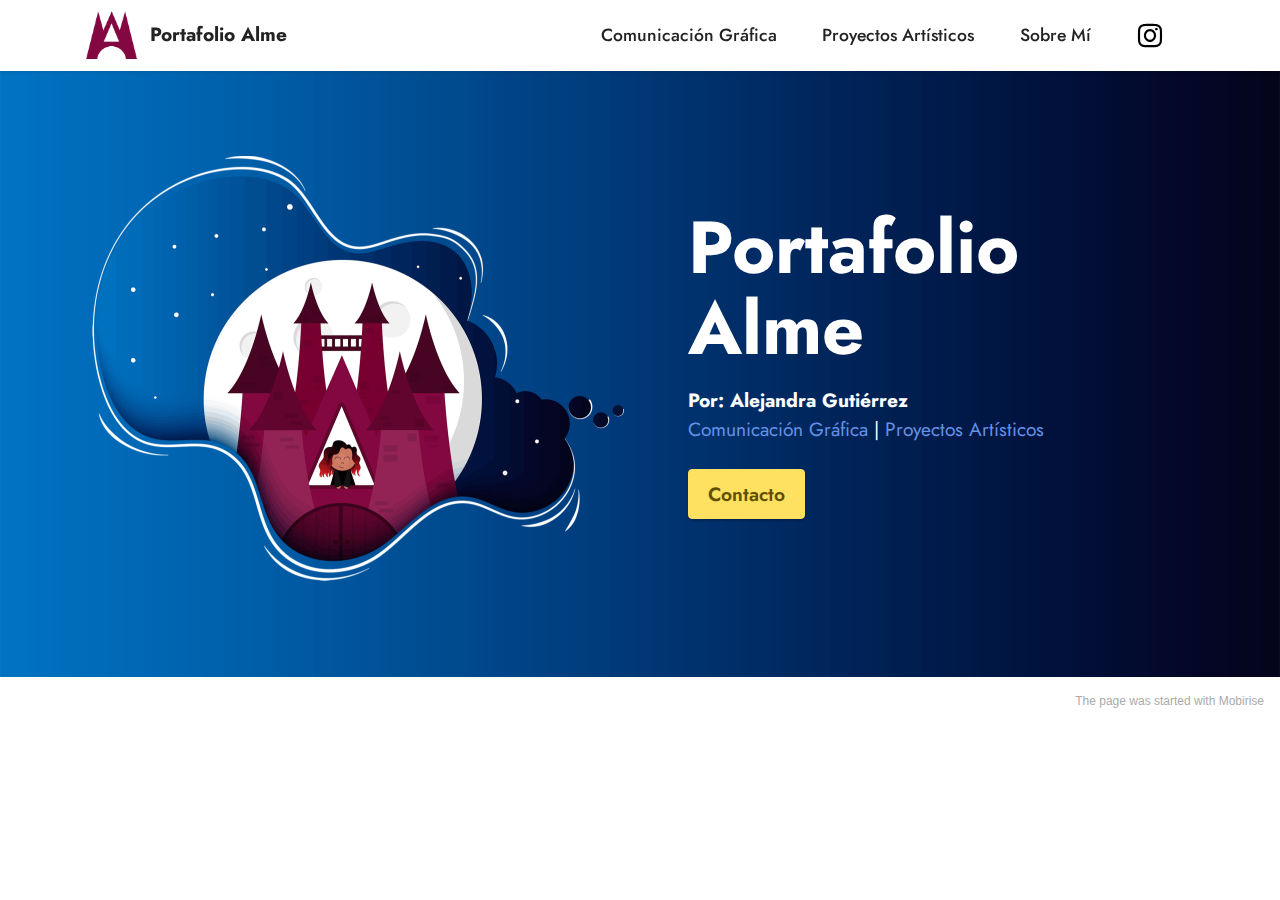
<file: index.html>
<!DOCTYPE html>
<html  >
<head>
  <!-- Site made with Mobirise Website Builder v5.3.5, https://mobirise.com -->
  <meta charset="UTF-8">
  <meta http-equiv="X-UA-Compatible" content="IE=edge">
  <meta name="generator" content="Mobirise v5.3.5, mobirise.com">
  <meta name="viewport" content="width=device-width, initial-scale=1, minimum-scale=1">
  <link rel="shortcut icon" href="assets/images/logo-peq.png" type="image/x-icon">
  <meta name="description" content="">
  
  
  <title>Home</title>
  <link rel="stylesheet" href="assets/tether/tether.min.css">
  <link rel="stylesheet" href="assets/bootstrap/css/bootstrap.min.css">
  <link rel="stylesheet" href="assets/bootstrap/css/bootstrap-grid.min.css">
  <link rel="stylesheet" href="assets/bootstrap/css/bootstrap-reboot.min.css">
  <link rel="stylesheet" href="assets/dropdown/css/style.css">
  <link rel="stylesheet" href="assets/socicon/css/styles.css">
  <link rel="stylesheet" href="assets/theme/css/style.css">
  <link rel="preload" href="https://fonts.googleapis.com/css?family=Jost:100,200,300,400,500,600,700,800,900,100i,200i,300i,400i,500i,600i,700i,800i,900i&display=swap" as="style" onload="this.onload=null;this.rel='stylesheet'">
  <noscript><link rel="stylesheet" href="https://fonts.googleapis.com/css?family=Jost:100,200,300,400,500,600,700,800,900,100i,200i,300i,400i,500i,600i,700i,800i,900i&display=swap"></noscript>
  <link rel="preload" as="style" href="assets/mobirise/css/mbr-additional.css"><link rel="stylesheet" href="assets/mobirise/css/mbr-additional.css" type="text/css">
  
  
  
  
</head>
<body>
  
  <section class="menu menu3 cid-svgbyIftge" once="menu" id="menu3-b">
    
    <nav class="navbar navbar-dropdown navbar-fixed-top navbar-expand-lg">
        <div class="container">
            <div class="navbar-brand">
                <span class="navbar-logo">
                    <a href="https://mobiri.se">
                        <img src="assets/images/logo-peq.png" alt="Mobirise" style="height: 3rem;">
                    </a>
                </span>
                <span class="navbar-caption-wrap"><a class="navbar-caption text-black text-primary display-7" href="index.html">Portafolio Alme&nbsp;</a></span>
            </div>
            <button class="navbar-toggler" type="button" data-toggle="collapse" data-target="#navbarSupportedContent" aria-controls="navbarNavAltMarkup" aria-expanded="false" aria-label="Toggle navigation">
                <div class="hamburger">
                    <span></span>
                    <span></span>
                    <span></span>
                    <span></span>
                </div>
            </button>
            <div class="collapse navbar-collapse" id="navbarSupportedContent">
                <ul class="navbar-nav nav-dropdown nav-right" data-app-modern-menu="true"><li class="nav-item"><a class="nav-link link text-black text-primary display-4" href="page1.html">Comunicación Gráfica</a></li><li class="nav-item"><a class="nav-link link text-black text-primary display-4" href="page2.html">Proyectos Artísticos</a></li>
                    <li class="nav-item"><a class="nav-link link text-black text-primary display-4" href="page3.html">
                            Sobre Mí</a></li></ul>
                <div class="icons-menu">
                    <a class="iconfont-wrapper" href="https://www.instagram.com/could_be_1/" target="_blank">
                        <span class="p-2 mbr-iconfont socicon-instagram socicon"></span>
                    </a>
                    
                    
                    
                </div>
                
            </div>
        </div>
    </nav>
</section>

<section class="header11 cid-svrKCs92Be" id="header11-g">

    

    

    <div class="container">
        <div class="row justify-content-center">
            <div class="col-12 col-md-6 image-wrapper">
                <img class="w-100" src="assets/images/home-imagen-1076x849.png" alt="Mobirise">
            </div>
            <div class="col-12 col-md">
                <div class="text-wrapper text-center">
                    <h1 class="mbr-section-title mbr-fonts-style mb-3 display-1">
                        <strong>Portafolio Alme</strong></h1>
                    <p class="mbr-text mbr-fonts-style display-7"><strong>
                        Por: Alejandra Gutiérrez&nbsp;</strong><br><a href="page1.html" class="text-primary">Comunicación Gráfica</a> | <a href="page2.html" class="text-primary">Proyectos Artísticos</a>&nbsp;</p>
                    <div class="mbr-section-btn mt-3"><a class="btn btn-warning display-7" href="page3.html#contacts1-m">Contacto</a></div>
                </div>
            </div>
        </div>
    </div>
</section><section style="background-color: #fff; font-family: -apple-system, BlinkMacSystemFont, 'Segoe UI', 'Roboto', 'Helvetica Neue', Arial, sans-serif; color:#aaa; font-size:12px; padding: 0; align-items: center; display: flex;"><a href="https://mobirise.site/k" style="flex: 1 1; height: 3rem; padding-left: 1rem;"></a><p style="flex: 0 0 auto; margin:0; padding-right:1rem;"><a href="https://mobirise.site/c" style="color:#aaa;">The</a> page was started with Mobirise</p></section><script src="assets/web/assets/jquery/jquery.min.js"></script>  <script src="assets/popper/popper.min.js"></script>  <script src="assets/tether/tether.min.js"></script>  <script src="assets/bootstrap/js/bootstrap.min.js"></script>  <script src="assets/smoothscroll/smooth-scroll.js"></script>  <script src="assets/dropdown/js/nav-dropdown.js"></script>  <script src="assets/dropdown/js/navbar-dropdown.js"></script>  <script src="assets/touchswipe/jquery.touch-swipe.min.js"></script>  <script src="assets/theme/js/script.js"></script>  
  
  
</body>
</html>
</file>
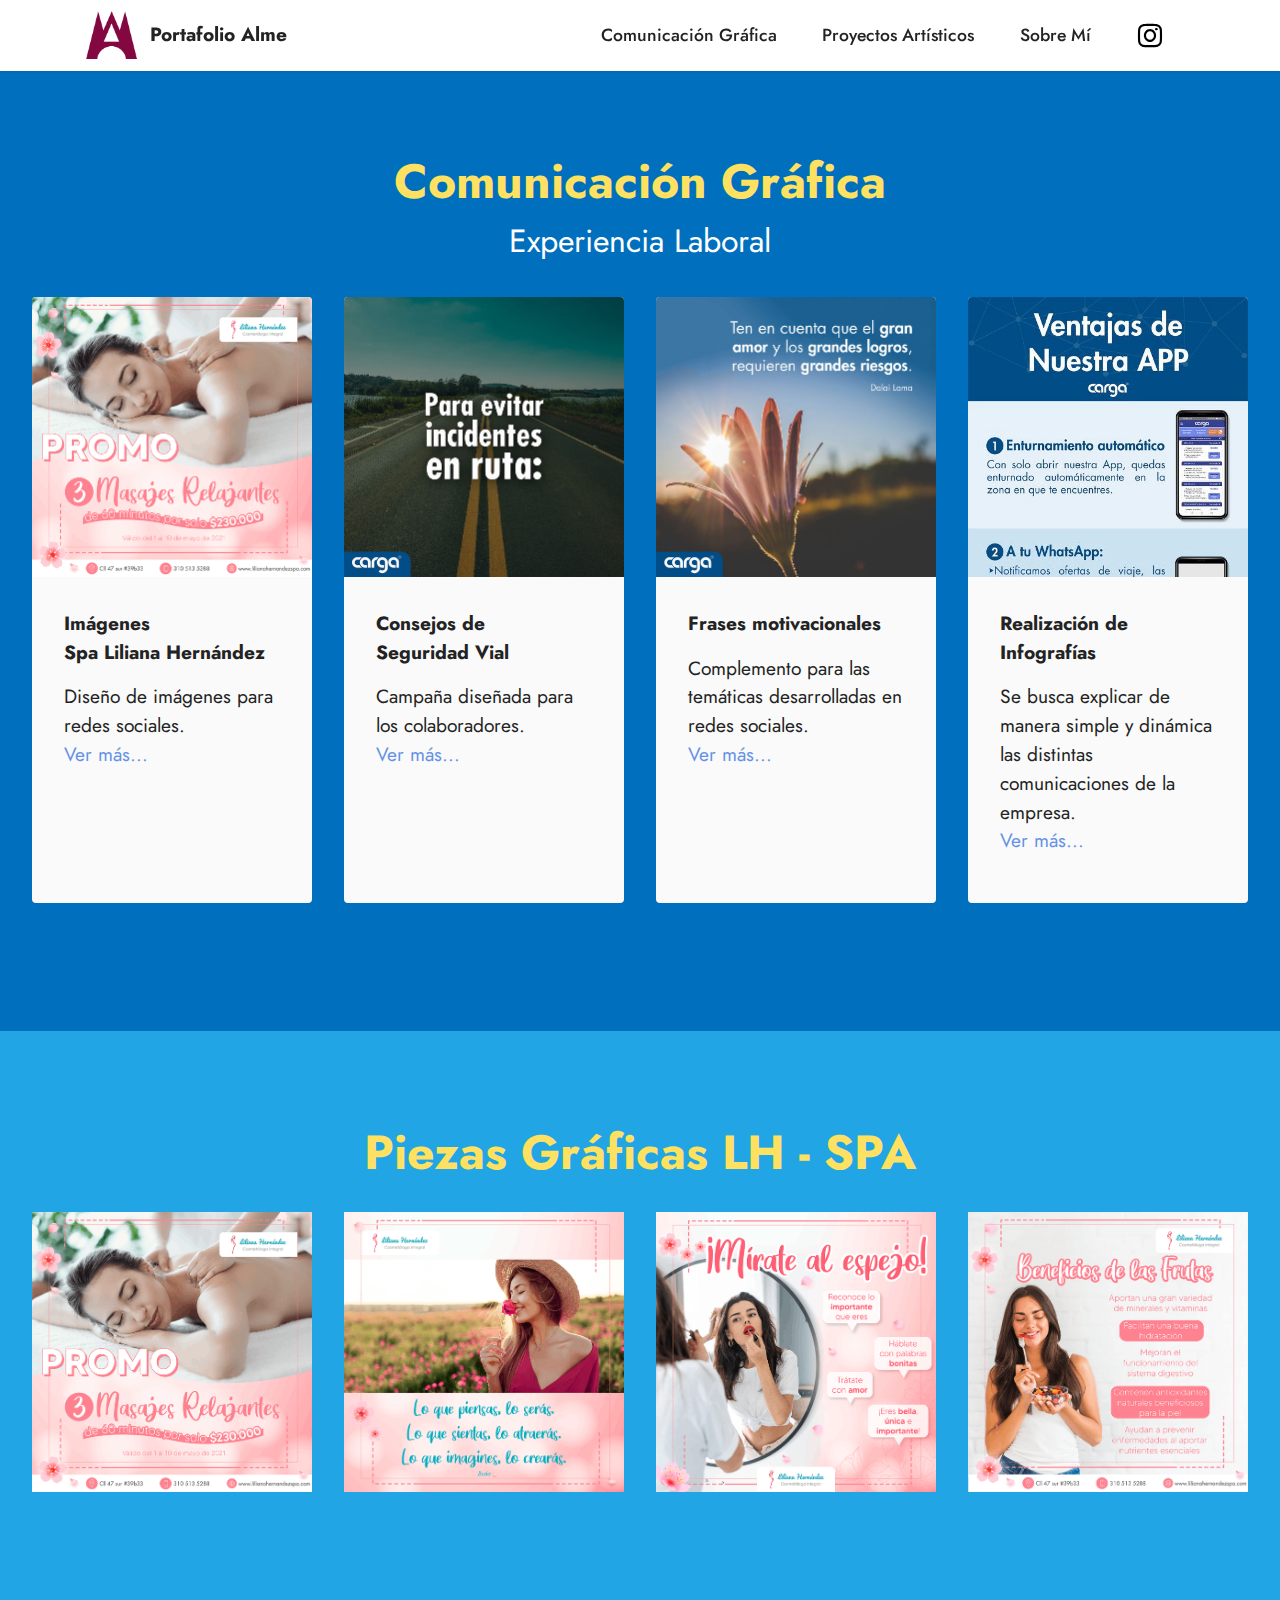
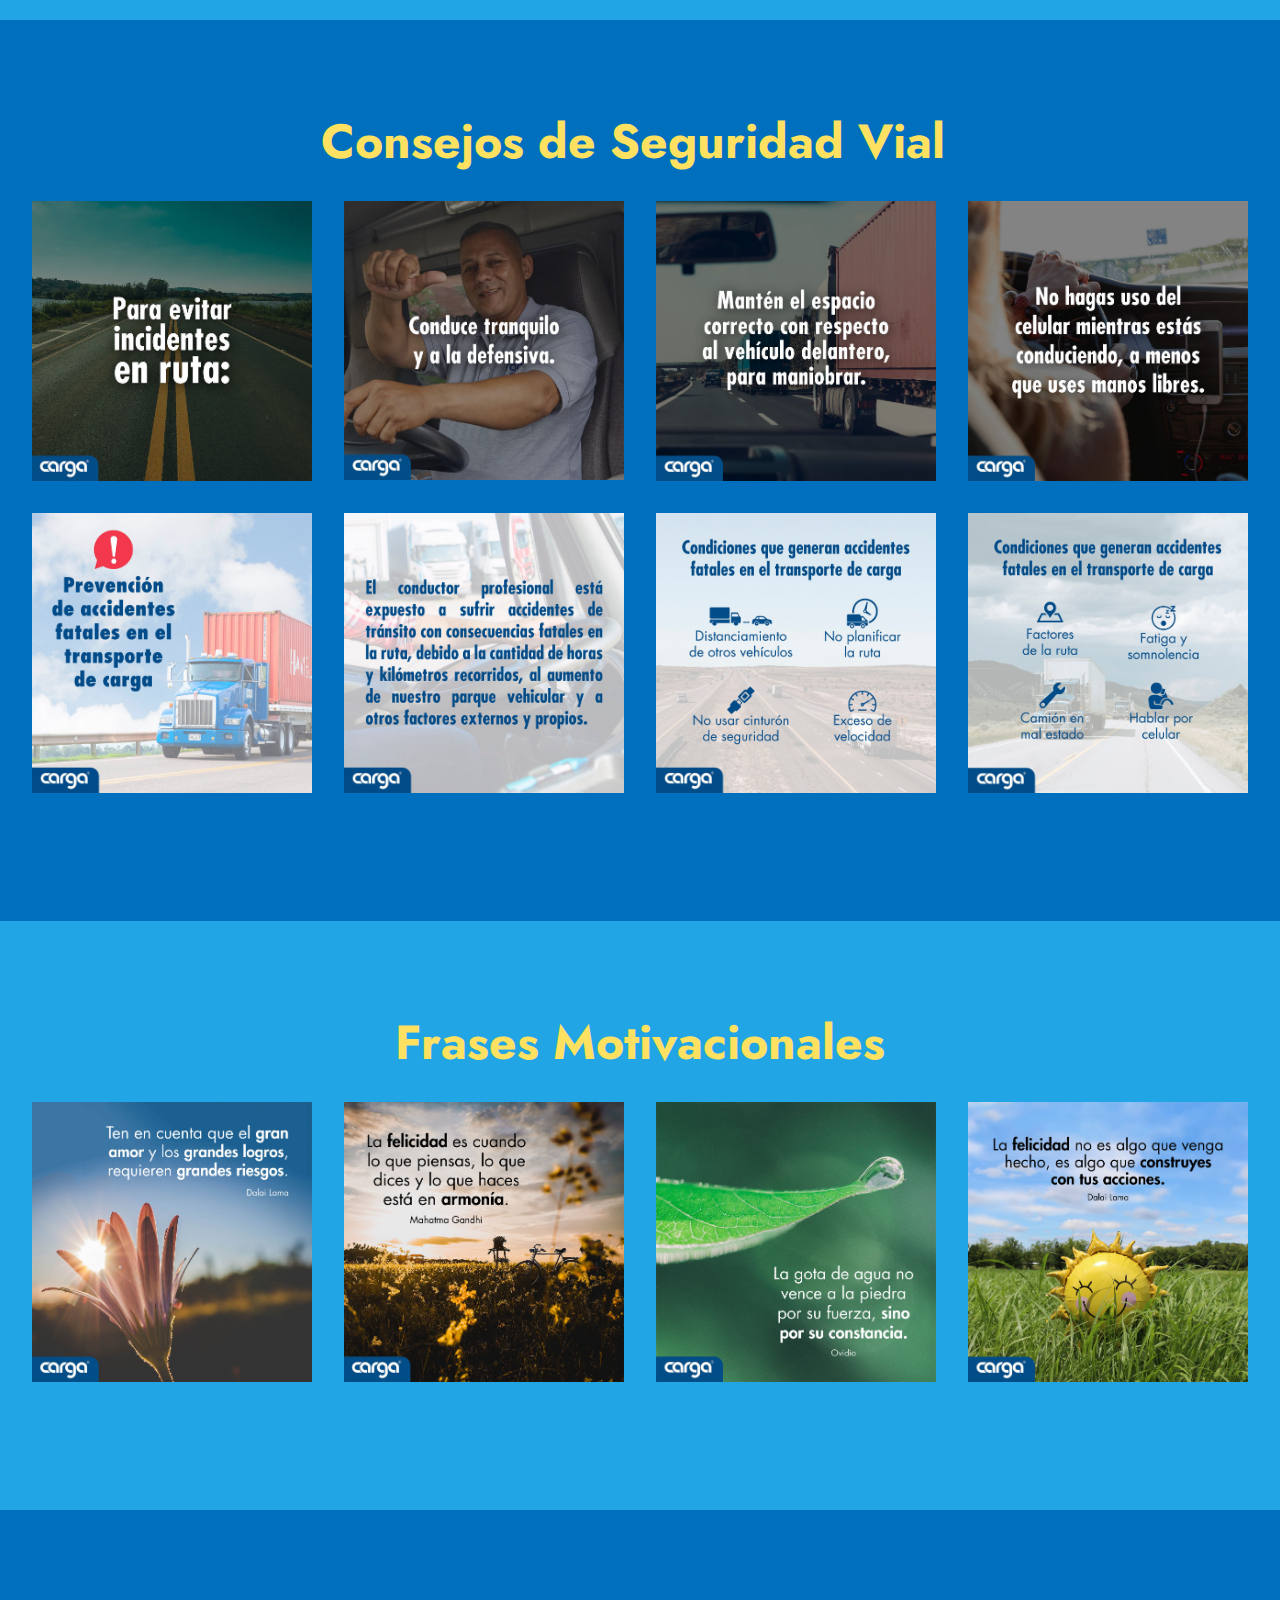
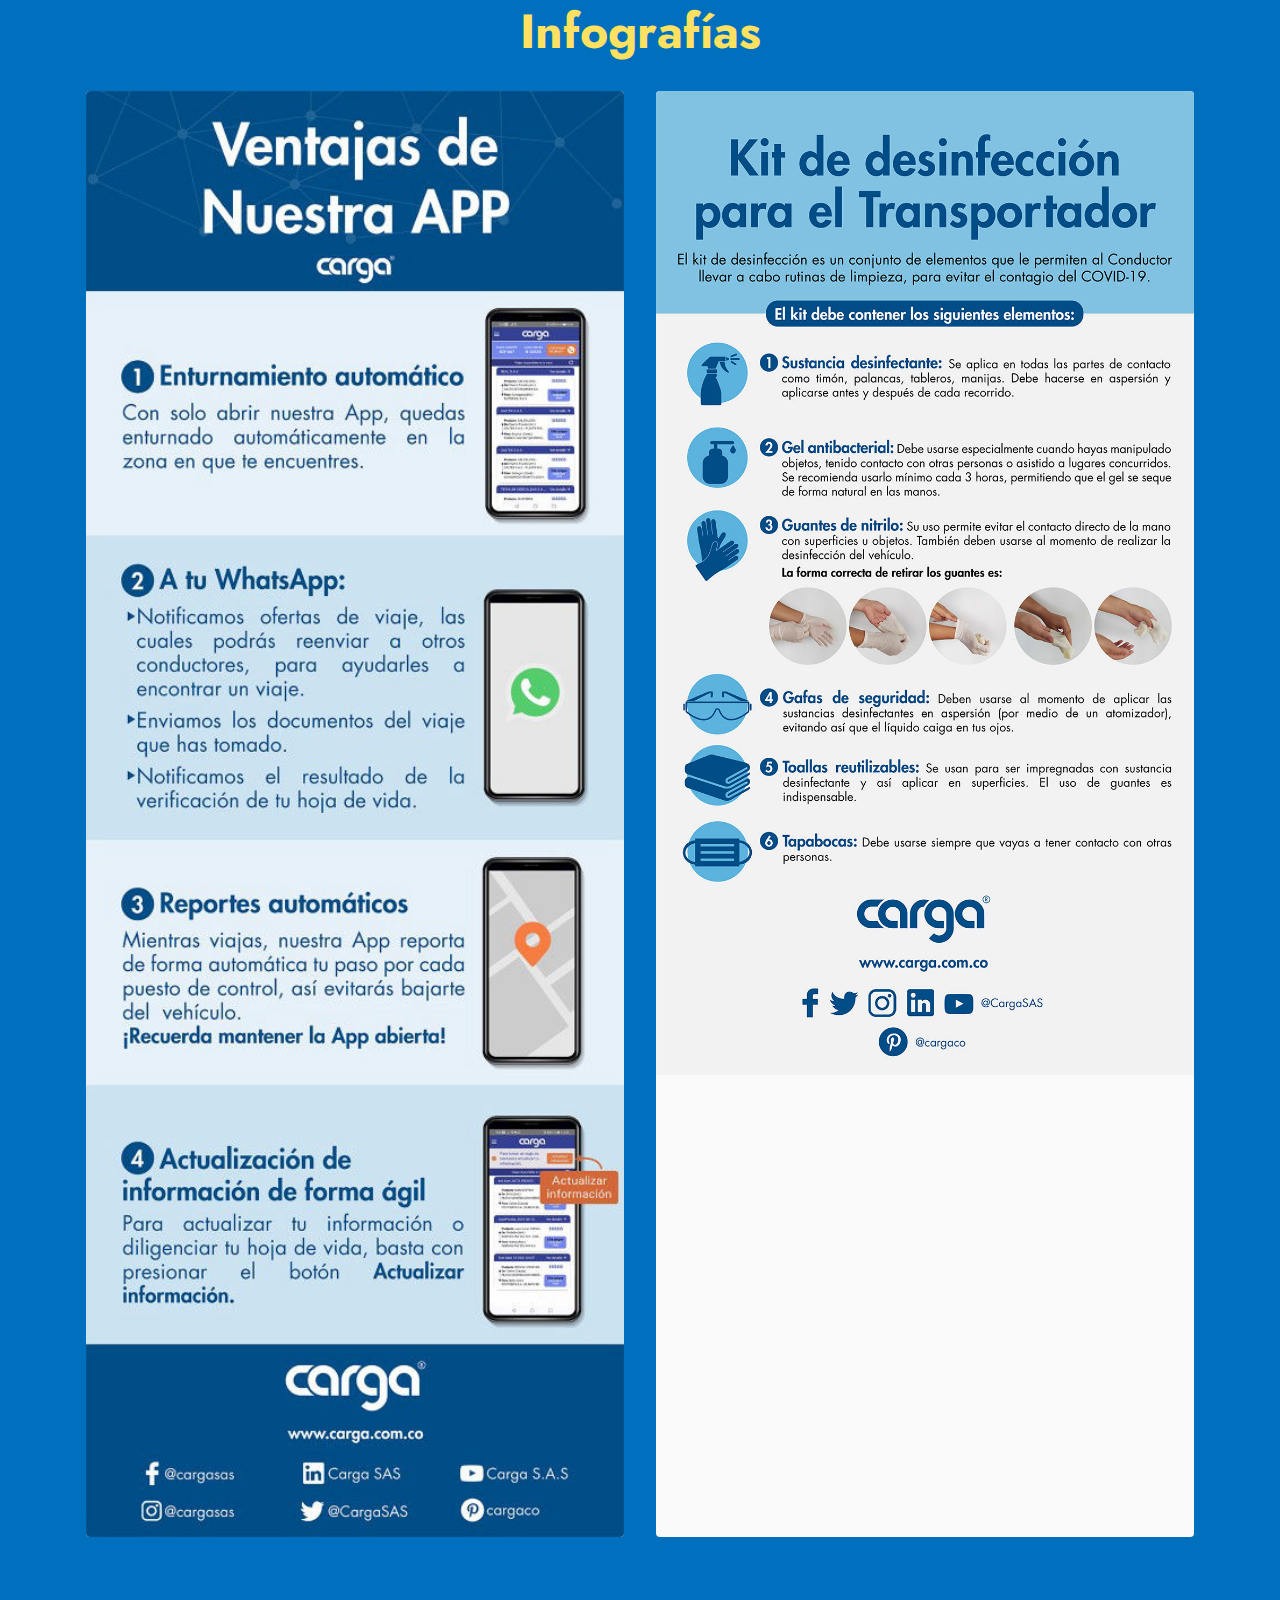
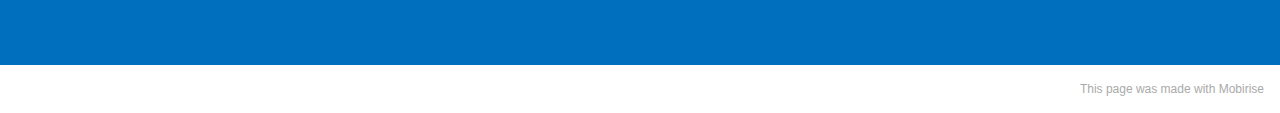
<file: page1.html>
<!DOCTYPE html>
<html  >
<head>
  <!-- Site made with Mobirise Website Builder v5.3.5, https://mobirise.com -->
  <meta charset="UTF-8">
  <meta http-equiv="X-UA-Compatible" content="IE=edge">
  <meta name="generator" content="Mobirise v5.3.5, mobirise.com">
  <meta name="viewport" content="width=device-width, initial-scale=1, minimum-scale=1">
  <link rel="shortcut icon" href="assets/images/logo-peq.png" type="image/x-icon">
  <meta name="description" content="">
  
  
  <title>Comunicación Gráfica</title>
  <link rel="stylesheet" href="assets/web/assets/mobirise-icons2/mobirise2.css">
  <link rel="stylesheet" href="assets/tether/tether.min.css">
  <link rel="stylesheet" href="assets/bootstrap/css/bootstrap.min.css">
  <link rel="stylesheet" href="assets/bootstrap/css/bootstrap-grid.min.css">
  <link rel="stylesheet" href="assets/bootstrap/css/bootstrap-reboot.min.css">
  <link rel="stylesheet" href="assets/dropdown/css/style.css">
  <link rel="stylesheet" href="assets/socicon/css/styles.css">
  <link rel="stylesheet" href="assets/theme/css/style.css">
  <link rel="preload" href="https://fonts.googleapis.com/css?family=Jost:100,200,300,400,500,600,700,800,900,100i,200i,300i,400i,500i,600i,700i,800i,900i&display=swap" as="style" onload="this.onload=null;this.rel='stylesheet'">
  <noscript><link rel="stylesheet" href="https://fonts.googleapis.com/css?family=Jost:100,200,300,400,500,600,700,800,900,100i,200i,300i,400i,500i,600i,700i,800i,900i&display=swap"></noscript>
  <link rel="preload" as="style" href="assets/mobirise/css/mbr-additional.css"><link rel="stylesheet" href="assets/mobirise/css/mbr-additional.css" type="text/css">
  
  
  
  
</head>
<body>
  
  <section class="menu menu3 cid-svgbyIftge" once="menu" id="menu3-b">
    
    <nav class="navbar navbar-dropdown navbar-fixed-top navbar-expand-lg">
        <div class="container">
            <div class="navbar-brand">
                <span class="navbar-logo">
                    <a href="https://mobiri.se">
                        <img src="assets/images/logo-peq.png" alt="Mobirise" style="height: 3rem;">
                    </a>
                </span>
                <span class="navbar-caption-wrap"><a class="navbar-caption text-black text-primary display-7" href="index.html">Portafolio Alme&nbsp;</a></span>
            </div>
            <button class="navbar-toggler" type="button" data-toggle="collapse" data-target="#navbarSupportedContent" aria-controls="navbarNavAltMarkup" aria-expanded="false" aria-label="Toggle navigation">
                <div class="hamburger">
                    <span></span>
                    <span></span>
                    <span></span>
                    <span></span>
                </div>
            </button>
            <div class="collapse navbar-collapse" id="navbarSupportedContent">
                <ul class="navbar-nav nav-dropdown nav-right" data-app-modern-menu="true"><li class="nav-item"><a class="nav-link link text-black text-primary display-4" href="page1.html">Comunicación Gráfica</a></li><li class="nav-item"><a class="nav-link link text-black text-primary display-4" href="page2.html">Proyectos Artísticos</a></li>
                    <li class="nav-item"><a class="nav-link link text-black text-primary display-4" href="page3.html">
                            Sobre Mí</a></li></ul>
                <div class="icons-menu">
                    <a class="iconfont-wrapper" href="https://www.instagram.com/could_be_1/" target="_blank">
                        <span class="p-2 mbr-iconfont socicon-instagram socicon"></span>
                    </a>
                    
                    
                    
                </div>
                
            </div>
        </div>
    </nav>
</section>

<section class="gallery3 cid-svg41PCC0n" id="gallery3-3">
    
    
    <div class="container-fluid">
        <div class="mbr-section-head">
            <h4 class="mbr-section-title mbr-fonts-style align-center mb-0 display-2"><strong>Comunicación Gráfica</strong></h4>
            <h5 class="mbr-section-subtitle mbr-fonts-style align-center mb-0 mt-2 display-5">Experiencia Laboral</h5>
        </div>
        <div class="row mt-4">
            <div class="item features-image сol-12 col-md-6 col-lg-3">
                <div class="item-wrapper">
                    <div class="item-img">
                        <img src="assets/images/spa-5-1-561x561.png" alt="">
                    </div>
                    <div class="item-content">
                        <h5 class="item-title mbr-fonts-style display-7"><strong>Imágenes&nbsp;</strong><br><strong>Spa Liliana Hernández&nbsp;</strong></h5>
                        
                        <p class="mbr-text mbr-fonts-style mt-3 display-7">
                            Diseño de imágenes para redes sociales.<br><a href="page1.html#gallery6-v" class="text-primary">Ver más...</a></p>
                    </div>
                    
                </div>
            </div>
            <div class="item features-image сol-12 col-md-6 col-lg-3">
                <div class="item-wrapper">
                    <div class="item-img">
                        <img src="assets/images/para-redes-sociales-5-5-561x561.jpg" alt="">
                    </div>
                    <div class="item-content">
                        <h5 class="item-title mbr-fonts-style display-7"><strong>Consejos de </strong><br><strong>Seguridad Vial&nbsp;</strong></h5>
                        
                        <p class="mbr-text mbr-fonts-style mt-3 display-7">Campaña diseñada para los colaboradores.&nbsp;<br><a href="page1.html#gallery6-w" class="text-primary">Ver más...</a></p>
                    </div>
                    
                </div>
            </div>
            <div class="item features-image сol-12 col-md-6 col-lg-3">
                <div class="item-wrapper">
                    <div class="item-img">
                        <img src="assets/images/rs-frases-2-45-561x561.jpg" alt="">
                    </div>
                    <div class="item-content">
                        <h5 class="item-title mbr-fonts-style display-7"><strong>Frases motivacionales&nbsp;&nbsp;</strong></h5>
                        
                        <p class="mbr-text mbr-fonts-style mt-3 display-7">Complemento para las temáticas desarrolladas en redes sociales.&nbsp;<br><a href="page1.html#gallery6-x" class="text-primary">Ver más...</a></p>
                    </div>
                    
                </div>
            </div><div class="item features-image сol-12 col-md-6 col-lg-3">
                <div class="item-wrapper">
                    <div class="item-img">
                        <img src="assets/images/thumbnail-infografias-app-1-copia-476x476.jpg" alt="">
                    </div>
                    <div class="item-content">
                        <h5 class="item-title mbr-fonts-style display-7"><strong>Realización de Infografías&nbsp;&nbsp;</strong></h5>
                        
                        <p class="mbr-text mbr-fonts-style mt-3 display-7">Se busca explicar de manera simple y dinámica las distintas comunicaciones de la empresa.&nbsp;&nbsp;<br><a href="page1.html#gallery1-z" class="text-primary">Ver más...</a></p>
                    </div>
                    
                </div>
            </div>
            
        </div>
    </div>
</section>

<section class="gallery6 mbr-gallery cid-sBgQVu2aMq" id="gallery6-v">
    

    

    <div class="container-fluid">
        <div class="mbr-section-head">
            <h3 class="mbr-section-title mbr-fonts-style align-center m-0 display-2"><strong>Piezas Gráficas LH - SPA</strong></h3>
            
        </div>
        <div class="row mbr-gallery mt-4">
            <div class="col-12 col-md-6 col-lg-3 item gallery-image">
                <div class="item-wrapper" data-toggle="modal" data-target="#sBjD5Mb9Nz-modal">
                    <img class="w-100" src="assets/images/spa-5-1-609x609.png" alt="" data-slide-to="0" data-target="#lb-sBjD5Mb9Nz">
                    <div class="icon-wrapper">
                        <span class="mobi-mbri mobi-mbri-search mbr-iconfont mbr-iconfont-btn"></span>
                    </div>
                </div>
                
            </div>
            <div class="col-12 col-md-6 col-lg-3 item gallery-image">
                <div class="item-wrapper" data-toggle="modal" data-target="#sBjD5Mb9Nz-modal">
                    <img class="w-100" src="assets/images/spa-3-5-609x609.png" alt="" data-slide-to="1" data-target="#lb-sBjD5Mb9Nz">
                    <div class="icon-wrapper">
                        <span class="mobi-mbri mobi-mbri-search mbr-iconfont mbr-iconfont-btn"></span>
                    </div>
                </div>
                
            </div>
            <div class="col-12 col-md-6 col-lg-3 item gallery-image">
                <div class="item-wrapper" data-toggle="modal" data-target="#sBjD5Mb9Nz-modal">
                    <img class="w-100" src="assets/images/spa-3-7-609x609.png" alt="" data-slide-to="2" data-target="#lb-sBjD5Mb9Nz">
                    <div class="icon-wrapper">
                        <span class="mobi-mbri mobi-mbri-search mbr-iconfont mbr-iconfont-btn"></span>
                    </div>
                </div>
                
            </div>
            <div class="col-12 col-md-6 col-lg-3 item gallery-image">
                <div class="item-wrapper" data-toggle="modal" data-target="#sBjD5Mb9Nz-modal">
                    <img class="w-100" src="assets/images/semana-8-1-609x609.png" alt="" data-slide-to="3" data-target="#lb-sBjD5Mb9Nz">
                    <div class="icon-wrapper">
                        <span class="mobi-mbri mobi-mbri-search mbr-iconfont mbr-iconfont-btn"></span>
                    </div>
                </div>
                
            </div>
        </div>

        <div class="modal mbr-slider" tabindex="-1" role="dialog" aria-hidden="true" id="sBjD5Mb9Nz-modal">
            <div class="modal-dialog" role="document">
                <div class="modal-content">
                    <div class="modal-body">
                        <div class="carousel slide" id="lb-sBjD5Mb9Nz" data-interval="5000">
                            <div class="carousel-inner">
                                <div class="carousel-item active">
                                    <img class="d-block w-100" src="assets/images/spa-5-1-609x609.png" alt="">
                                </div>
                                <div class="carousel-item">
                                    <img class="d-block w-100" src="assets/images/spa-3-5-609x609.png" alt="">
                                </div>
                                <div class="carousel-item">
                                    <img class="d-block w-100" src="assets/images/spa-3-7-609x609.png" alt="">
                                </div>
                                <div class="carousel-item">
                                    <img class="d-block w-100" src="assets/images/semana-8-1-609x609.png" alt="">
                                </div>
                            </div>
                            <ol class="carousel-indicators">
                                <li data-slide-to="0" class="active" data-target="#lb-sBjD5Mb9Nz"></li>
                                <li data-slide-to="1" data-target="#lb-sBjD5Mb9Nz"></li>
                                <li data-slide-to="2" data-target="#lb-sBjD5Mb9Nz"></li>
                                <li data-slide-to="3" data-target="#lb-sBjD5Mb9Nz"></li>
                            </ol>
                            <a role="button" href="" class="close" data-dismiss="modal" aria-label="Close">
                            </a>
                            <a class="carousel-control-prev carousel-control" role="button" data-slide="prev" href="#lb-sBjD5Mb9Nz">
                                <span class="mobi-mbri mobi-mbri-arrow-prev" aria-hidden="true"></span>
                                <span class="sr-only">Previous</span>
                            </a>
                            <a class="carousel-control-next carousel-control" role="button" data-slide="next" href="#lb-sBjD5Mb9Nz">
                                <span class="mobi-mbri mobi-mbri-arrow-next" aria-hidden="true"></span>
                                <span class="sr-only">Next</span>
                            </a>
                        </div>
                    </div>
                </div>
            </div>
        </div>
    </div>
</section>

<section class="gallery6 mbr-gallery cid-sBgQVT1WBT" id="gallery6-w">
    

    

    <div class="container-fluid">
        <div class="mbr-section-head">
            <h3 class="mbr-section-title mbr-fonts-style align-center m-0 display-2"><strong>Consejos de Seguridad Vial&nbsp;</strong></h3>
            
        </div>
        <div class="row mbr-gallery mt-4">
            <div class="col-12 col-md-6 col-lg-3 item gallery-image">
                <div class="item-wrapper" data-toggle="modal" data-target="#sBjD5N6RyB-modal">
                    <img class="w-100" src="assets/images/para-redes-sociales-5-5-609x609.jpg" alt="" data-slide-to="0" data-target="#lb-sBjD5N6RyB">
                    <div class="icon-wrapper">
                        <span class="mobi-mbri mobi-mbri-search mbr-iconfont mbr-iconfont-btn"></span>
                    </div>
                </div>
                
            </div>
            <div class="col-12 col-md-6 col-lg-3 item gallery-image">
                <div class="item-wrapper" data-toggle="modal" data-target="#sBjD5N6RyB-modal">
                    <img class="w-100" src="assets/images/para-redes-sociales-5-6-609x608.jpg" alt="" data-slide-to="1" data-target="#lb-sBjD5N6RyB">
                    <div class="icon-wrapper">
                        <span class="mobi-mbri mobi-mbri-search mbr-iconfont mbr-iconfont-btn"></span>
                    </div>
                </div>
                
            </div>
            <div class="col-12 col-md-6 col-lg-3 item gallery-image">
                <div class="item-wrapper" data-toggle="modal" data-target="#sBjD5N6RyB-modal">
                    <img class="w-100" src="assets/images/para-redes-sociales-5-7-609x609.jpg" alt="" data-slide-to="2" data-target="#lb-sBjD5N6RyB">
                    <div class="icon-wrapper">
                        <span class="mobi-mbri mobi-mbri-search mbr-iconfont mbr-iconfont-btn"></span>
                    </div>
                </div>
                
            </div>
            <div class="col-12 col-md-6 col-lg-3 item gallery-image">
                <div class="item-wrapper" data-toggle="modal" data-target="#sBjD5N6RyB-modal">
                    <img class="w-100" src="assets/images/para-redes-sociales-5-8-609x609.jpg" alt="" data-slide-to="3" data-target="#lb-sBjD5N6RyB">
                    <div class="icon-wrapper">
                        <span class="mobi-mbri mobi-mbri-search mbr-iconfont mbr-iconfont-btn"></span>
                    </div>
                </div>
                
            </div><div class="col-12 col-md-6 col-lg-3 item gallery-image">
                <div class="item-wrapper" data-toggle="modal" data-target="#sBjD5N6RyB-modal">
                    <img class="w-100" src="assets/images/img-1-1279x1280.jpg" alt="" data-slide-to="4" data-target="#lb-sBjD5N6RyB">
                    <div class="icon-wrapper">
                        <span class="mobi-mbri mobi-mbri-search mbr-iconfont mbr-iconfont-btn"></span>
                    </div>
                </div>
                
            </div><div class="col-12 col-md-6 col-lg-3 item gallery-image">
                <div class="item-wrapper" data-toggle="modal" data-target="#sBjD5N6RyB-modal">
                    <img class="w-100" src="assets/images/img-2-1279x1280.jpg" alt="" data-slide-to="5" data-target="#lb-sBjD5N6RyB">
                    <div class="icon-wrapper">
                        <span class="mobi-mbri mobi-mbri-search mbr-iconfont mbr-iconfont-btn"></span>
                    </div>
                </div>
                
            </div><div class="col-12 col-md-6 col-lg-3 item gallery-image">
                <div class="item-wrapper" data-toggle="modal" data-target="#sBjD5N6RyB-modal">
                    <img class="w-100" src="assets/images/img-3-1279x1280.jpg" alt="" data-slide-to="6" data-target="#lb-sBjD5N6RyB">
                    <div class="icon-wrapper">
                        <span class="mobi-mbri mobi-mbri-search mbr-iconfont mbr-iconfont-btn"></span>
                    </div>
                </div>
                
            </div><div class="col-12 col-md-6 col-lg-3 item gallery-image">
                <div class="item-wrapper" data-toggle="modal" data-target="#sBjD5N6RyB-modal">
                    <img class="w-100" src="assets/images/img-4-1280x1279.jpg" alt="" data-slide-to="7" data-target="#lb-sBjD5N6RyB">
                    <div class="icon-wrapper">
                        <span class="mobi-mbri mobi-mbri-search mbr-iconfont mbr-iconfont-btn"></span>
                    </div>
                </div>
                
            </div>
        </div>

        <div class="modal mbr-slider" tabindex="-1" role="dialog" aria-hidden="true" id="sBjD5N6RyB-modal">
            <div class="modal-dialog" role="document">
                <div class="modal-content">
                    <div class="modal-body">
                        <div class="carousel slide" id="lb-sBjD5N6RyB" data-interval="5000">
                            <div class="carousel-inner">
                                <div class="carousel-item active">
                                    <img class="d-block w-100" src="assets/images/para-redes-sociales-5-5-609x609.jpg" alt="">
                                </div>
                                <div class="carousel-item">
                                    <img class="d-block w-100" src="assets/images/para-redes-sociales-5-6-609x608.jpg" alt="">
                                </div>
                                <div class="carousel-item">
                                    <img class="d-block w-100" src="assets/images/para-redes-sociales-5-7-609x609.jpg" alt="">
                                </div>
                                <div class="carousel-item">
                                    <img class="d-block w-100" src="assets/images/para-redes-sociales-5-8-609x609.jpg" alt="">
                                </div><div class="carousel-item">
                                    <img class="d-block w-100" src="assets/images/img-1-1279x1280.jpg" alt="">
                                </div><div class="carousel-item">
                                    <img class="d-block w-100" src="assets/images/img-2-1279x1280.jpg" alt="">
                                </div><div class="carousel-item">
                                    <img class="d-block w-100" src="assets/images/img-3-1279x1280.jpg" alt="">
                                </div><div class="carousel-item">
                                    <img class="d-block w-100" src="assets/images/img-4-1280x1279.jpg" alt="">
                                </div>
                            </div>
                            <ol class="carousel-indicators">
                                <li data-slide-to="0" class="active" data-target="#lb-sBjD5N6RyB"></li>
                                <li data-slide-to="1" data-target="#lb-sBjD5N6RyB"></li>
                                <li data-slide-to="2" data-target="#lb-sBjD5N6RyB"></li>
                                <li data-slide-to="3" data-target="#lb-sBjD5N6RyB"></li><li data-slide-to="4" data-target="#lb-sBjD5N6RyB"></li><li data-slide-to="5" data-target="#lb-sBjD5N6RyB"></li><li data-slide-to="6" data-target="#lb-sBjD5N6RyB"></li><li data-slide-to="7" data-target="#lb-sBjD5N6RyB"></li>
                            </ol>
                            <a role="button" href="" class="close" data-dismiss="modal" aria-label="Close">
                            </a>
                            <a class="carousel-control-prev carousel-control" role="button" data-slide="prev" href="#lb-sBjD5N6RyB">
                                <span class="mobi-mbri mobi-mbri-arrow-prev" aria-hidden="true"></span>
                                <span class="sr-only">Previous</span>
                            </a>
                            <a class="carousel-control-next carousel-control" role="button" data-slide="next" href="#lb-sBjD5N6RyB">
                                <span class="mobi-mbri mobi-mbri-arrow-next" aria-hidden="true"></span>
                                <span class="sr-only">Next</span>
                            </a>
                        </div>
                    </div>
                </div>
            </div>
        </div>
    </div>
</section>

<section class="gallery6 mbr-gallery cid-sBiaKsyxee" id="gallery6-x">
    

    

    <div class="container-fluid">
        <div class="mbr-section-head">
            <h3 class="mbr-section-title mbr-fonts-style align-center m-0 display-2"><strong>Frases Motivacionales</strong></h3>
            
        </div>
        <div class="row mbr-gallery mt-4">
            <div class="col-12 col-md-6 col-lg-3 item gallery-image">
                <div class="item-wrapper" data-toggle="modal" data-target="#sBjD5O9XM0-modal">
                    <img class="w-100" src="assets/images/rs-frases-2-45-609x609.jpg" alt="" data-slide-to="0" data-target="#lb-sBjD5O9XM0">
                    <div class="icon-wrapper">
                        <span class="mobi-mbri mobi-mbri-search mbr-iconfont mbr-iconfont-btn"></span>
                    </div>
                </div>
                
            </div>
            <div class="col-12 col-md-6 col-lg-3 item gallery-image">
                <div class="item-wrapper" data-toggle="modal" data-target="#sBjD5O9XM0-modal">
                    <img class="w-100" src="assets/images/para-redes-sociales-5-14-609x609.jpg" alt="" data-slide-to="1" data-target="#lb-sBjD5O9XM0">
                    <div class="icon-wrapper">
                        <span class="mobi-mbri mobi-mbri-search mbr-iconfont mbr-iconfont-btn"></span>
                    </div>
                </div>
                
            </div>
            <div class="col-12 col-md-6 col-lg-3 item gallery-image">
                <div class="item-wrapper" data-toggle="modal" data-target="#sBjD5O9XM0-modal">
                    <img class="w-100" src="assets/images/rs-frases-2-50-609x609.jpg" alt="" data-slide-to="2" data-target="#lb-sBjD5O9XM0">
                    <div class="icon-wrapper">
                        <span class="mobi-mbri mobi-mbri-search mbr-iconfont mbr-iconfont-btn"></span>
                    </div>
                </div>
                
            </div>
            <div class="col-12 col-md-6 col-lg-3 item gallery-image">
                <div class="item-wrapper" data-toggle="modal" data-target="#sBjD5O9XM0-modal">
                    <img class="w-100" src="assets/images/rs-frases-3-11-609x608.jpg" alt="" data-slide-to="3" data-target="#lb-sBjD5O9XM0">
                    <div class="icon-wrapper">
                        <span class="mobi-mbri mobi-mbri-search mbr-iconfont mbr-iconfont-btn"></span>
                    </div>
                </div>
                
            </div>
        </div>

        <div class="modal mbr-slider" tabindex="-1" role="dialog" aria-hidden="true" id="sBjD5O9XM0-modal">
            <div class="modal-dialog" role="document">
                <div class="modal-content">
                    <div class="modal-body">
                        <div class="carousel slide" id="lb-sBjD5O9XM0" data-interval="5000">
                            <div class="carousel-inner">
                                <div class="carousel-item active">
                                    <img class="d-block w-100" src="assets/images/rs-frases-2-45-609x609.jpg" alt="">
                                </div>
                                <div class="carousel-item">
                                    <img class="d-block w-100" src="assets/images/para-redes-sociales-5-14-609x609.jpg" alt="">
                                </div>
                                <div class="carousel-item">
                                    <img class="d-block w-100" src="assets/images/rs-frases-2-50-609x609.jpg" alt="">
                                </div>
                                <div class="carousel-item">
                                    <img class="d-block w-100" src="assets/images/rs-frases-3-11-609x608.jpg" alt="">
                                </div>
                            </div>
                            <ol class="carousel-indicators">
                                <li data-slide-to="0" class="active" data-target="#lb-sBjD5O9XM0"></li>
                                <li data-slide-to="1" data-target="#lb-sBjD5O9XM0"></li>
                                <li data-slide-to="2" data-target="#lb-sBjD5O9XM0"></li>
                                <li data-slide-to="3" data-target="#lb-sBjD5O9XM0"></li>
                            </ol>
                            <a role="button" href="" class="close" data-dismiss="modal" aria-label="Close">
                            </a>
                            <a class="carousel-control-prev carousel-control" role="button" data-slide="prev" href="#lb-sBjD5O9XM0">
                                <span class="mobi-mbri mobi-mbri-arrow-prev" aria-hidden="true"></span>
                                <span class="sr-only">Previous</span>
                            </a>
                            <a class="carousel-control-next carousel-control" role="button" data-slide="next" href="#lb-sBjD5O9XM0">
                                <span class="mobi-mbri mobi-mbri-arrow-next" aria-hidden="true"></span>
                                <span class="sr-only">Next</span>
                            </a>
                        </div>
                    </div>
                </div>
            </div>
        </div>
    </div>
</section>

<section class="gallery1 cid-sBjxTPPclN" id="gallery1-z">
    
    
    <div class="container">
        <div class="mbr-section-head">
            <h4 class="mbr-section-title mbr-fonts-style align-center mb-0 display-2"><strong>Infografías</strong><br></h4>
            
        </div>
        <div class="row mt-4">
            <div class="item features-image сol-12 col-md-6 col-lg-6">
                <div class="item-wrapper">
                    <div class="item-img">
                        <img src="assets/images/thumbnail-infografias-app-1-476x1280.jpg" alt="">
                    </div>
                    
                    
                </div>
            </div>
            <div class="item features-image сol-12 col-md-6 col-lg-6">
                <div class="item-wrapper">
                    <div class="item-img">
                        <img src="assets/images/kit-de-desinfeccion-para-el-transportador-1000x1830.jpg" alt="">
                    </div>
                    
                    
                </div>
            </div>
            
            
        </div>
    </div>
</section><section style="background-color: #fff; font-family: -apple-system, BlinkMacSystemFont, 'Segoe UI', 'Roboto', 'Helvetica Neue', Arial, sans-serif; color:#aaa; font-size:12px; padding: 0; align-items: center; display: flex;"><a href="https://mobirise.site/n" style="flex: 1 1; height: 3rem; padding-left: 1rem;"></a><p style="flex: 0 0 auto; margin:0; padding-right:1rem;">This <a href="https://mobirise.site/e" style="color:#aaa;">page</a> was made with Mobirise</p></section><script src="assets/web/assets/jquery/jquery.min.js"></script>  <script src="assets/popper/popper.min.js"></script>  <script src="assets/tether/tether.min.js"></script>  <script src="assets/bootstrap/js/bootstrap.min.js"></script>  <script src="assets/smoothscroll/smooth-scroll.js"></script>  <script src="assets/dropdown/js/nav-dropdown.js"></script>  <script src="assets/dropdown/js/navbar-dropdown.js"></script>  <script src="assets/touchswipe/jquery.touch-swipe.min.js"></script>  <script src="assets/theme/js/script.js"></script>  
  
  
</body>
</html>
</file>
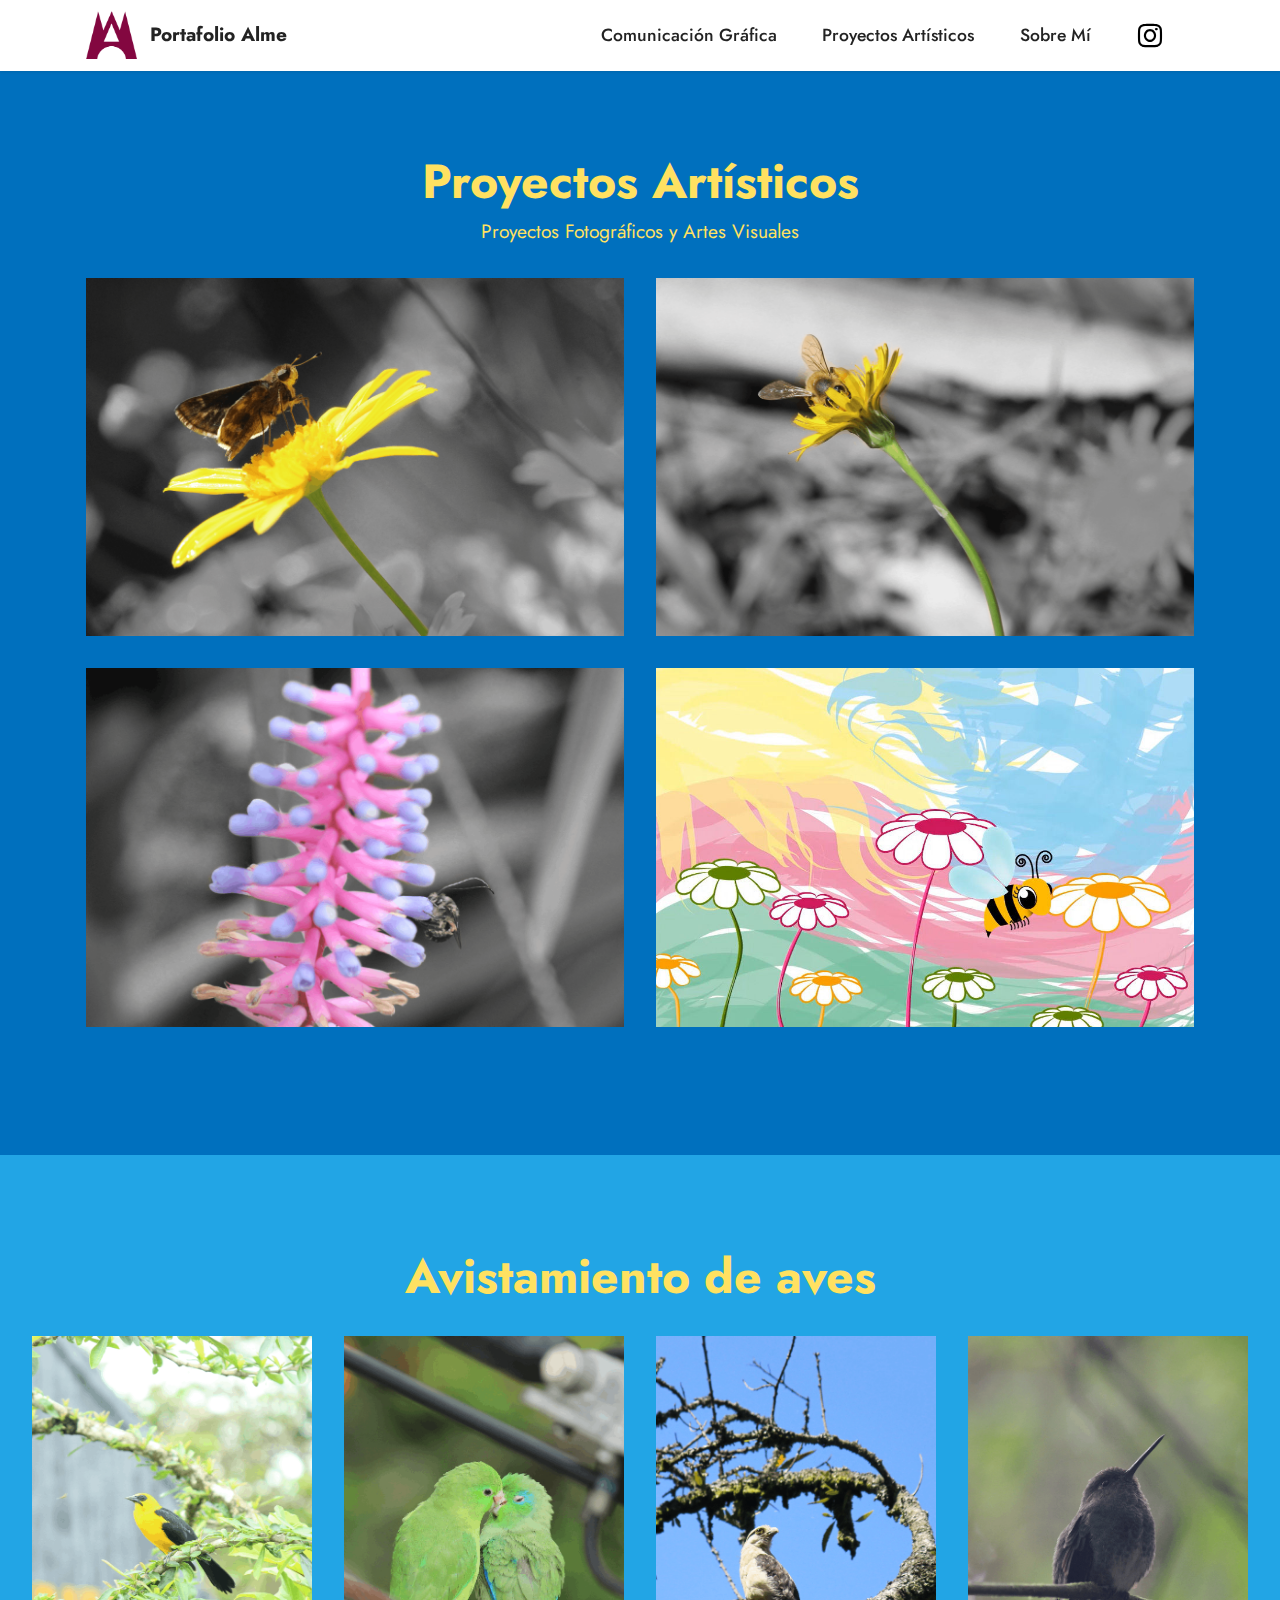
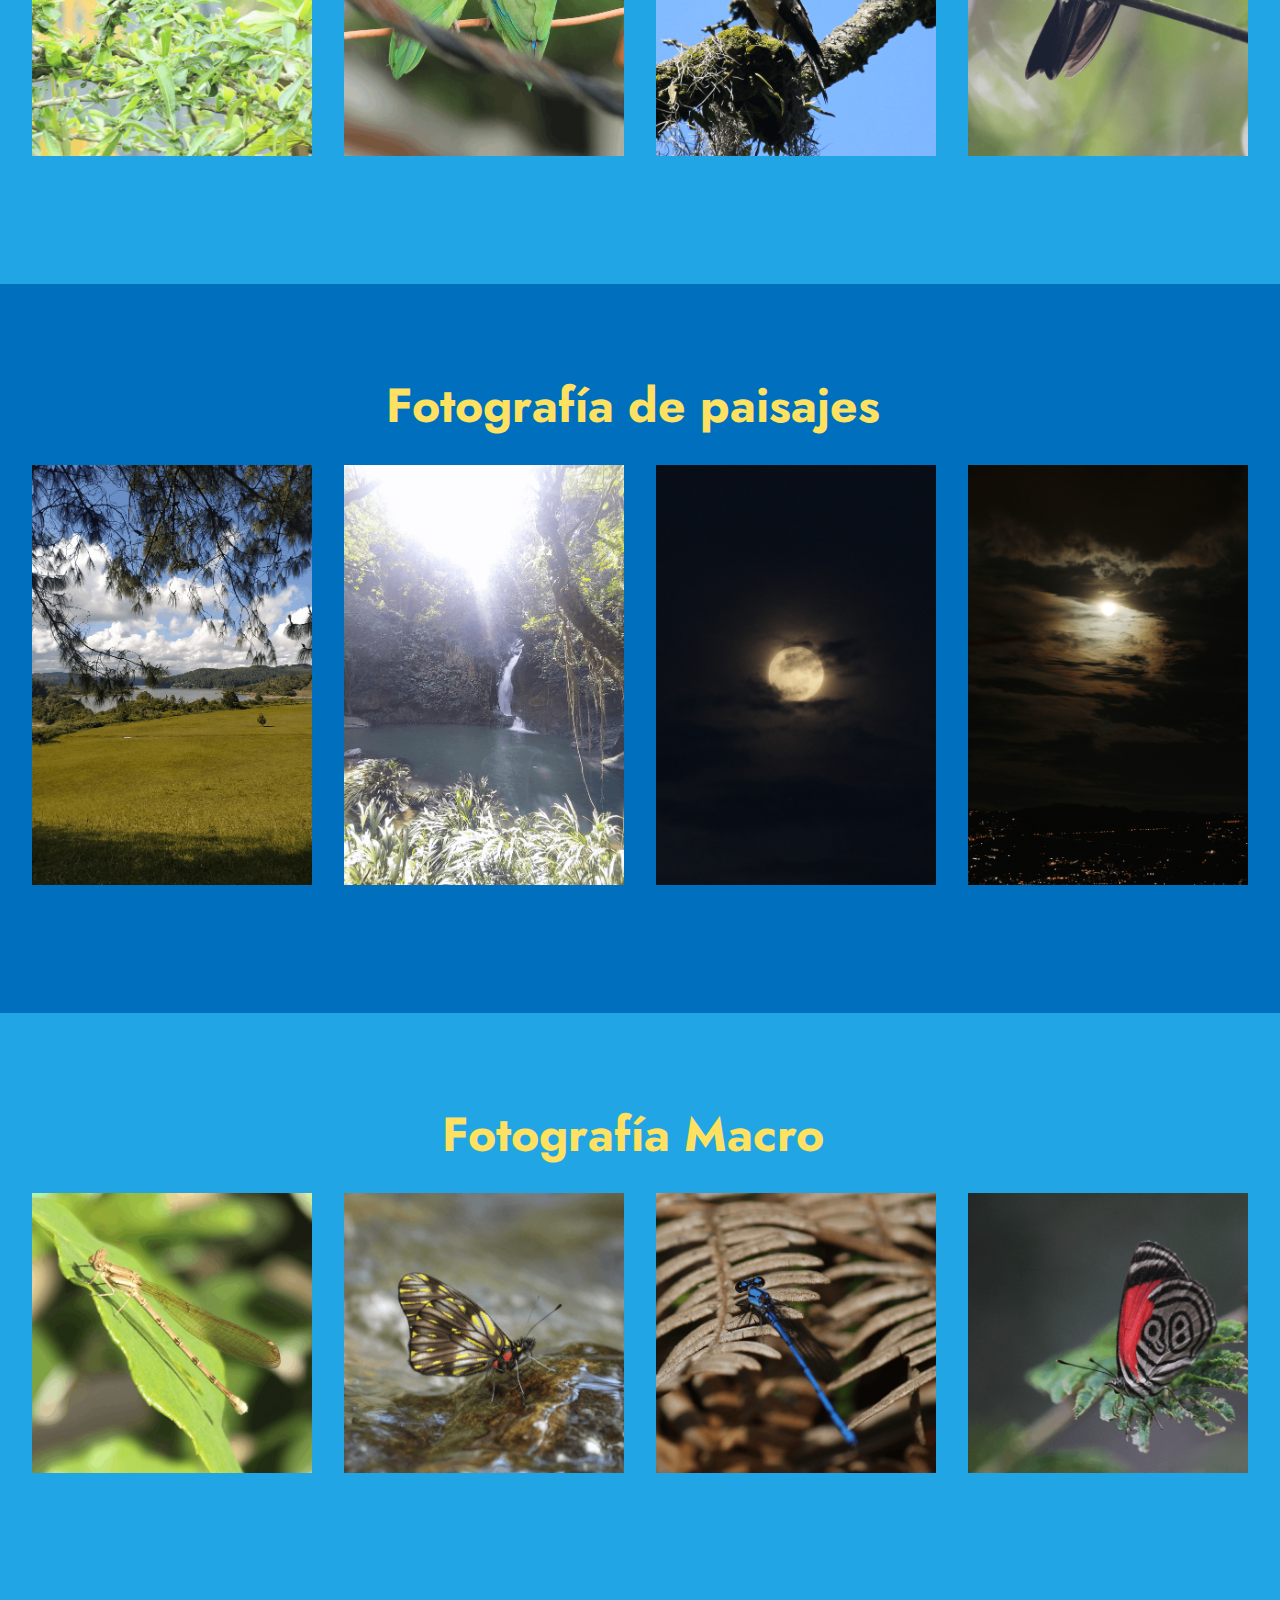
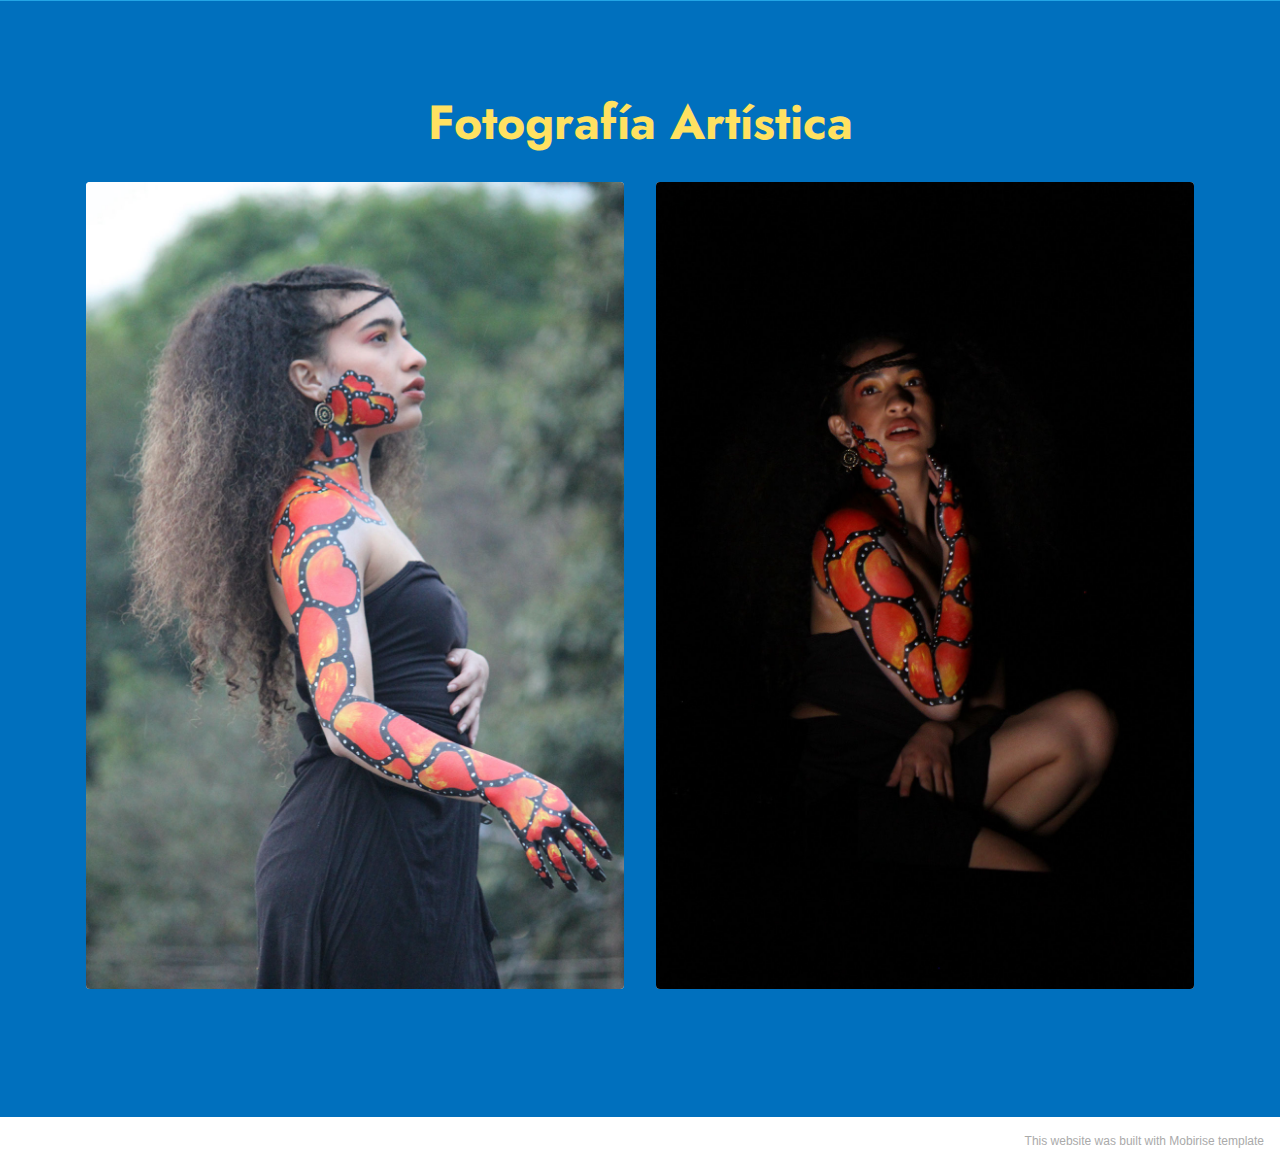
<file: page2.html>
<!DOCTYPE html>
<html  >
<head>
  <!-- Site made with Mobirise Website Builder v5.3.5, https://mobirise.com -->
  <meta charset="UTF-8">
  <meta http-equiv="X-UA-Compatible" content="IE=edge">
  <meta name="generator" content="Mobirise v5.3.5, mobirise.com">
  <meta name="viewport" content="width=device-width, initial-scale=1, minimum-scale=1">
  <link rel="shortcut icon" href="assets/images/logo-peq.png" type="image/x-icon">
  <meta name="description" content="">
  
  
  <title>Proyectos Artísticos&nbsp;</title>
  <link rel="stylesheet" href="assets/web/assets/mobirise-icons2/mobirise2.css">
  <link rel="stylesheet" href="assets/tether/tether.min.css">
  <link rel="stylesheet" href="assets/bootstrap/css/bootstrap.min.css">
  <link rel="stylesheet" href="assets/bootstrap/css/bootstrap-grid.min.css">
  <link rel="stylesheet" href="assets/bootstrap/css/bootstrap-reboot.min.css">
  <link rel="stylesheet" href="assets/dropdown/css/style.css">
  <link rel="stylesheet" href="assets/socicon/css/styles.css">
  <link rel="stylesheet" href="assets/theme/css/style.css">
  <link rel="preload" href="https://fonts.googleapis.com/css?family=Jost:100,200,300,400,500,600,700,800,900,100i,200i,300i,400i,500i,600i,700i,800i,900i&display=swap" as="style" onload="this.onload=null;this.rel='stylesheet'">
  <noscript><link rel="stylesheet" href="https://fonts.googleapis.com/css?family=Jost:100,200,300,400,500,600,700,800,900,100i,200i,300i,400i,500i,600i,700i,800i,900i&display=swap"></noscript>
  <link rel="preload" as="style" href="assets/mobirise/css/mbr-additional.css"><link rel="stylesheet" href="assets/mobirise/css/mbr-additional.css" type="text/css">
  
  
  
  
</head>
<body>
  
  <section class="menu menu3 cid-svgbyIftge" once="menu" id="menu3-b">
    
    <nav class="navbar navbar-dropdown navbar-fixed-top navbar-expand-lg">
        <div class="container">
            <div class="navbar-brand">
                <span class="navbar-logo">
                    <a href="https://mobiri.se">
                        <img src="assets/images/logo-peq.png" alt="Mobirise" style="height: 3rem;">
                    </a>
                </span>
                <span class="navbar-caption-wrap"><a class="navbar-caption text-black text-primary display-7" href="index.html">Portafolio Alme&nbsp;</a></span>
            </div>
            <button class="navbar-toggler" type="button" data-toggle="collapse" data-target="#navbarSupportedContent" aria-controls="navbarNavAltMarkup" aria-expanded="false" aria-label="Toggle navigation">
                <div class="hamburger">
                    <span></span>
                    <span></span>
                    <span></span>
                    <span></span>
                </div>
            </button>
            <div class="collapse navbar-collapse" id="navbarSupportedContent">
                <ul class="navbar-nav nav-dropdown nav-right" data-app-modern-menu="true"><li class="nav-item"><a class="nav-link link text-black text-primary display-4" href="page1.html">Comunicación Gráfica</a></li><li class="nav-item"><a class="nav-link link text-black text-primary display-4" href="page2.html">Proyectos Artísticos</a></li>
                    <li class="nav-item"><a class="nav-link link text-black text-primary display-4" href="page3.html">
                            Sobre Mí</a></li></ul>
                <div class="icons-menu">
                    <a class="iconfont-wrapper" href="https://www.instagram.com/could_be_1/" target="_blank">
                        <span class="p-2 mbr-iconfont socicon-instagram socicon"></span>
                    </a>
                    
                    
                    
                </div>
                
            </div>
        </div>
    </nav>
</section>

<section class="gallery4 mbr-gallery cid-svg5SnvmVL" id="gallery4-5">
    

    

    <div class="container">
        <div class="mbr-section-head">
            <h3 class="mbr-section-title mbr-fonts-style align-center m-0 display-2"><strong>Proyectos Artísticos</strong></h3>
            <h4 class="mbr-section-subtitle mbr-fonts-style align-center mb-0 mt-2 display-7">Proyectos Fotográficos y Artes Visuales</h4>
        </div>
        <div class="row mbr-gallery mt-4">
            
            <div class="col-12 col-md-6 col-lg-6 item gallery-image active">
                <div class="item-wrapper" data-toggle="modal" data-target="#sBjD5Zt00v-modal">
                    <img class="w-100" src="assets/images/img-4250-1108x739.png" alt="" data-slide-to="0" data-target="#lb-sBjD5Zt00v">
                    <div class="icon-wrapper">
                        <span class="mobi-mbri mobi-mbri-search mbr-iconfont mbr-iconfont-btn"></span>
                    </div>
                </div>
                
            </div><div class="col-12 col-md-6 col-lg-6 item gallery-image">
                <div class="item-wrapper" data-toggle="modal" data-target="#sBjD5Zt00v-modal">
                    <img class="w-100" src="assets/images/img-4288-1108x739.png" alt="" data-slide-to="1" data-target="#lb-sBjD5Zt00v">
                    <div class="icon-wrapper">
                        <span class="mobi-mbri mobi-mbri-search mbr-iconfont mbr-iconfont-btn"></span>
                    </div>
                </div>
                
            </div>
            <div class="col-12 col-md-6 col-lg-6 item gallery-image">
                <div class="item-wrapper" data-toggle="modal" data-target="#sBjD5Zt00v-modal">
                    <img class="w-100" src="assets/images/img-6082-1108x739.png" alt="" data-slide-to="2" data-target="#lb-sBjD5Zt00v">
                    <div class="icon-wrapper">
                        <span class="mobi-mbri mobi-mbri-search mbr-iconfont mbr-iconfont-btn"></span>
                    </div>
                </div>
                
            </div>
            <div class="col-12 col-md-6 col-lg-6 item gallery-image">
                <div class="item-wrapper" data-toggle="modal" data-target="#sBjD5Zt00v-modal">
                    <img class="w-100" src="assets/images/animacin-abeja-924x616.jpg" alt="" data-slide-to="3" data-target="#lb-sBjD5Zt00v">
                    <div class="icon-wrapper">
                        <span class="mobi-mbri mobi-mbri-search mbr-iconfont mbr-iconfont-btn"></span>
                    </div>
                </div>
                
            </div>
        </div>

        <div class="modal mbr-slider" tabindex="-1" role="dialog" aria-hidden="true" id="sBjD5Zt00v-modal">
            <div class="modal-dialog" role="document">
                <div class="modal-content">
                    <div class="modal-body">
                        <div class="carousel slide" id="lb-sBjD5Zt00v" data-interval="5000">
                            <div class="carousel-inner">
                                
                                <div class="carousel-item active">
                                    <img class="d-block w-100" src="assets/images/img-4250-1108x739.png" alt="">
                                </div><div class="carousel-item">
                                    <img class="d-block w-100" src="assets/images/img-4288-1108x739.png" alt="">
                                </div>
                                <div class="carousel-item">
                                    <img class="d-block w-100" src="assets/images/img-6082-1108x739.png" alt="">
                                </div>
                                <div class="carousel-item">
                                    <img class="d-block w-100" src="assets/images/animacin-abeja-924x616.jpg" alt="">
                                </div>
                            </div>
                            <ol class="carousel-indicators">
                                <li data-slide-to="0" class="active" data-target="#lb-sBjD5Zt00v"></li>
                                <li data-slide-to="1" data-target="#lb-sBjD5Zt00v"></li>
                                <li data-slide-to="2" data-target="#lb-sBjD5Zt00v"></li>
                                <li data-slide-to="3" data-target="#lb-sBjD5Zt00v"></li>
                            </ol>
                            <a role="button" href="" class="close" data-dismiss="modal" aria-label="Close">
                            </a>
                            <a class="carousel-control-prev carousel-control" role="button" data-slide="prev" href="#lb-sBjD5Zt00v">
                                <span class="mobi-mbri mobi-mbri-arrow-prev" aria-hidden="true"></span>
                                <span class="sr-only">Previous</span>
                            </a>
                            <a class="carousel-control-next carousel-control" role="button" data-slide="next" href="#lb-sBjD5Zt00v">
                                <span class="mobi-mbri mobi-mbri-arrow-next" aria-hidden="true"></span>
                                <span class="sr-only">Next</span>
                            </a>
                        </div>
                    </div>
                </div>
            </div>
        </div>
    </div>
</section>

<section class="gallery6 mbr-gallery cid-sB7tRpYVmf" id="gallery6-s">
    

    

    <div class="container-fluid">
        <div class="mbr-section-head">
            <h3 class="mbr-section-title mbr-fonts-style align-center m-0 display-2"><strong>Avistamiento de aves</strong></h3>
            
        </div>
        <div class="row mbr-gallery mt-4">
            <div class="col-12 col-md-6 col-lg-3 item gallery-image">
                <div class="item-wrapper" data-toggle="modal" data-target="#sBjD5ZZtJa-modal">
                    <img class="w-100" src="assets/images/ig-1-609x913.png" alt="" data-slide-to="0" data-target="#lb-sBjD5ZZtJa">
                    <div class="icon-wrapper">
                        <span class="mobi-mbri mobi-mbri-search mbr-iconfont mbr-iconfont-btn"></span>
                    </div>
                </div>
                
            </div>
            <div class="col-12 col-md-6 col-lg-3 item gallery-image">
                <div class="item-wrapper" data-toggle="modal" data-target="#sBjD5ZZtJa-modal">
                    <img class="w-100" src="assets/images/img-4640-2-609x913.png" alt="" data-slide-to="1" data-target="#lb-sBjD5ZZtJa">
                    <div class="icon-wrapper">
                        <span class="mobi-mbri mobi-mbri-search mbr-iconfont mbr-iconfont-btn"></span>
                    </div>
                </div>
                
            </div>
            <div class="col-12 col-md-6 col-lg-3 item gallery-image">
                <div class="item-wrapper" data-toggle="modal" data-target="#sBjD5ZZtJa-modal">
                    <img class="w-100" src="assets/images/img-4460-609x913.png" alt="" data-slide-to="2" data-target="#lb-sBjD5ZZtJa">
                    <div class="icon-wrapper">
                        <span class="mobi-mbri mobi-mbri-search mbr-iconfont mbr-iconfont-btn"></span>
                    </div>
                </div>
                
            </div>
            <div class="col-12 col-md-6 col-lg-3 item gallery-image">
                <div class="item-wrapper" data-toggle="modal" data-target="#sBjD5ZZtJa-modal">
                    <img class="w-100" src="assets/images/img-4786-609x913.png" alt="" data-slide-to="3" data-target="#lb-sBjD5ZZtJa">
                    <div class="icon-wrapper">
                        <span class="mobi-mbri mobi-mbri-search mbr-iconfont mbr-iconfont-btn"></span>
                    </div>
                </div>
                
            </div>
        </div>

        <div class="modal mbr-slider" tabindex="-1" role="dialog" aria-hidden="true" id="sBjD5ZZtJa-modal">
            <div class="modal-dialog" role="document">
                <div class="modal-content">
                    <div class="modal-body">
                        <div class="carousel slide" id="lb-sBjD5ZZtJa" data-interval="5000">
                            <div class="carousel-inner">
                                <div class="carousel-item active">
                                    <img class="d-block w-100" src="assets/images/ig-1-609x913.png" alt="">
                                </div>
                                <div class="carousel-item">
                                    <img class="d-block w-100" src="assets/images/img-4640-2-609x913.png" alt="">
                                </div>
                                <div class="carousel-item">
                                    <img class="d-block w-100" src="assets/images/img-4460-609x913.png" alt="">
                                </div>
                                <div class="carousel-item">
                                    <img class="d-block w-100" src="assets/images/img-4786-609x913.png" alt="">
                                </div>
                            </div>
                            <ol class="carousel-indicators">
                                <li data-slide-to="0" class="active" data-target="#lb-sBjD5ZZtJa"></li>
                                <li data-slide-to="1" data-target="#lb-sBjD5ZZtJa"></li>
                                <li data-slide-to="2" data-target="#lb-sBjD5ZZtJa"></li>
                                <li data-slide-to="3" data-target="#lb-sBjD5ZZtJa"></li>
                            </ol>
                            <a role="button" href="" class="close" data-dismiss="modal" aria-label="Close">
                            </a>
                            <a class="carousel-control-prev carousel-control" role="button" data-slide="prev" href="#lb-sBjD5ZZtJa">
                                <span class="mobi-mbri mobi-mbri-arrow-prev" aria-hidden="true"></span>
                                <span class="sr-only">Previous</span>
                            </a>
                            <a class="carousel-control-next carousel-control" role="button" data-slide="next" href="#lb-sBjD5ZZtJa">
                                <span class="mobi-mbri mobi-mbri-arrow-next" aria-hidden="true"></span>
                                <span class="sr-only">Next</span>
                            </a>
                        </div>
                    </div>
                </div>
            </div>
        </div>
    </div>
</section>

<section class="gallery6 mbr-gallery cid-sB7wOs6wIB" id="gallery6-t">
    

    

    <div class="container-fluid">
        <div class="mbr-section-head">
            <h3 class="mbr-section-title mbr-fonts-style align-center m-0 display-2"><strong>Fotografía de paisajes&nbsp;</strong></h3>
            
        </div>
        <div class="row mbr-gallery mt-4">
            <div class="col-12 col-md-6 col-lg-3 item gallery-image active">
                <div class="item-wrapper" data-toggle="modal" data-target="#sBjD60JUdv-modal">
                    <img class="w-100" src="assets/images/1624415709172-609x913.png" alt="" data-slide-to="0" data-target="#lb-sBjD60JUdv">
                    <div class="icon-wrapper">
                        <span class="mobi-mbri mobi-mbri-search mbr-iconfont mbr-iconfont-btn"></span>
                    </div>
                </div>
                
            </div><div class="col-12 col-md-6 col-lg-3 item gallery-image">
                <div class="item-wrapper" data-toggle="modal" data-target="#sBjD60JUdv-modal">
                    <img class="w-100" src="assets/images/1624415709207-609x913.png" alt="" data-slide-to="1" data-target="#lb-sBjD60JUdv">
                    <div class="icon-wrapper">
                        <span class="mobi-mbri mobi-mbri-search mbr-iconfont mbr-iconfont-btn"></span>
                    </div>
                </div>
                
            </div>
            <div class="col-12 col-md-6 col-lg-3 item gallery-image">
                <div class="item-wrapper" data-toggle="modal" data-target="#sBjD60JUdv-modal">
                    <img class="w-100" src="assets/images/img-5927-609x913.png" alt="" data-slide-to="2" data-target="#lb-sBjD60JUdv">
                    <div class="icon-wrapper">
                        <span class="mobi-mbri mobi-mbri-search mbr-iconfont mbr-iconfont-btn"></span>
                    </div>
                </div>
                
            </div><div class="col-12 col-md-6 col-lg-3 item gallery-image">
                <div class="item-wrapper" data-toggle="modal" data-target="#sBjD60JUdv-modal">
                    <img class="w-100" src="assets/images/img-0756-2-1200x1800.png" alt="" data-slide-to="3" data-target="#lb-sBjD60JUdv">
                    <div class="icon-wrapper">
                        <span class="mobi-mbri mobi-mbri-search mbr-iconfont mbr-iconfont-btn"></span>
                    </div>
                </div>
                
            </div>
            
            
        </div>

        <div class="modal mbr-slider" tabindex="-1" role="dialog" aria-hidden="true" id="sBjD60JUdv-modal">
            <div class="modal-dialog" role="document">
                <div class="modal-content">
                    <div class="modal-body">
                        <div class="carousel slide" id="lb-sBjD60JUdv" data-interval="5000">
                            <div class="carousel-inner">
                                <div class="carousel-item active">
                                    <img class="d-block w-100" src="assets/images/1624415709172-609x913.png" alt="">
                                </div><div class="carousel-item">
                                    <img class="d-block w-100" src="assets/images/1624415709207-609x913.png" alt="">
                                </div>
                                <div class="carousel-item">
                                    <img class="d-block w-100" src="assets/images/img-5927-609x913.png" alt="">
                                </div><div class="carousel-item">
                                    <img class="d-block w-100" src="assets/images/img-0756-2-1200x1800.png" alt="">
                                </div>
                                
                                
                            </div>
                            <ol class="carousel-indicators">
                                <li data-slide-to="0" class="active" data-target="#lb-sBjD60JUdv"></li>
                                <li data-slide-to="1" data-target="#lb-sBjD60JUdv"></li>
                                <li data-slide-to="2" data-target="#lb-sBjD60JUdv"></li><li data-slide-to="3" data-target="#lb-sBjD60JUdv"></li>
                                
                            </ol>
                            <a role="button" href="" class="close" data-dismiss="modal" aria-label="Close">
                            </a>
                            <a class="carousel-control-prev carousel-control" role="button" data-slide="prev" href="#lb-sBjD60JUdv">
                                <span class="mobi-mbri mobi-mbri-arrow-prev" aria-hidden="true"></span>
                                <span class="sr-only">Previous</span>
                            </a>
                            <a class="carousel-control-next carousel-control" role="button" data-slide="next" href="#lb-sBjD60JUdv">
                                <span class="mobi-mbri mobi-mbri-arrow-next" aria-hidden="true"></span>
                                <span class="sr-only">Next</span>
                            </a>
                        </div>
                    </div>
                </div>
            </div>
        </div>
    </div>
</section>

<section class="gallery6 mbr-gallery cid-sB7tPRDfJ3" id="gallery6-r">
    

    

    <div class="container-fluid">
        <div class="mbr-section-head">
            <h3 class="mbr-section-title mbr-fonts-style align-center m-0 display-2"><strong>Fotografía Macro&nbsp;</strong></h3>
            
        </div>
        <div class="row mbr-gallery mt-4">
            <div class="col-12 col-md-6 col-lg-3 item gallery-image">
                <div class="item-wrapper" data-toggle="modal" data-target="#sBjD628Fqa-modal">
                    <img class="w-100" src="assets/images/img-798-609x609.png" alt="" data-slide-to="0" data-target="#lb-sBjD628Fqa">
                    <div class="icon-wrapper">
                        <span class="mobi-mbri mobi-mbri-search mbr-iconfont mbr-iconfont-btn"></span>
                    </div>
                </div>
                
            </div>
            <div class="col-12 col-md-6 col-lg-3 item gallery-image">
                <div class="item-wrapper" data-toggle="modal" data-target="#sBjD628Fqa-modal">
                    <img class="w-100" src="assets/images/img-5283-609x609.png" alt="" data-slide-to="1" data-target="#lb-sBjD628Fqa">
                    <div class="icon-wrapper">
                        <span class="mobi-mbri mobi-mbri-search mbr-iconfont mbr-iconfont-btn"></span>
                    </div>
                </div>
                
            </div>
            <div class="col-12 col-md-6 col-lg-3 item gallery-image">
                <div class="item-wrapper" data-toggle="modal" data-target="#sBjD628Fqa-modal">
                    <img class="w-100" src="assets/images/img-2437-609x609.png" alt="" data-slide-to="2" data-target="#lb-sBjD628Fqa">
                    <div class="icon-wrapper">
                        <span class="mobi-mbri mobi-mbri-search mbr-iconfont mbr-iconfont-btn"></span>
                    </div>
                </div>
                
            </div>
            <div class="col-12 col-md-6 col-lg-3 item gallery-image">
                <div class="item-wrapper" data-toggle="modal" data-target="#sBjD628Fqa-modal">
                    <img class="w-100" src="assets/images/img-4122-609x609.png" alt="" data-slide-to="3" data-target="#lb-sBjD628Fqa">
                    <div class="icon-wrapper">
                        <span class="mobi-mbri mobi-mbri-search mbr-iconfont mbr-iconfont-btn"></span>
                    </div>
                </div>
                
            </div>
        </div>

        <div class="modal mbr-slider" tabindex="-1" role="dialog" aria-hidden="true" id="sBjD628Fqa-modal">
            <div class="modal-dialog" role="document">
                <div class="modal-content">
                    <div class="modal-body">
                        <div class="carousel slide" id="lb-sBjD628Fqa" data-interval="5000">
                            <div class="carousel-inner">
                                <div class="carousel-item active">
                                    <img class="d-block w-100" src="assets/images/img-798-609x609.png" alt="">
                                </div>
                                <div class="carousel-item">
                                    <img class="d-block w-100" src="assets/images/img-5283-609x609.png" alt="">
                                </div>
                                <div class="carousel-item">
                                    <img class="d-block w-100" src="assets/images/img-2437-609x609.png" alt="">
                                </div>
                                <div class="carousel-item">
                                    <img class="d-block w-100" src="assets/images/img-4122-609x609.png" alt="">
                                </div>
                            </div>
                            <ol class="carousel-indicators">
                                <li data-slide-to="0" class="active" data-target="#lb-sBjD628Fqa"></li>
                                <li data-slide-to="1" data-target="#lb-sBjD628Fqa"></li>
                                <li data-slide-to="2" data-target="#lb-sBjD628Fqa"></li>
                                <li data-slide-to="3" data-target="#lb-sBjD628Fqa"></li>
                            </ol>
                            <a role="button" href="" class="close" data-dismiss="modal" aria-label="Close">
                            </a>
                            <a class="carousel-control-prev carousel-control" role="button" data-slide="prev" href="#lb-sBjD628Fqa">
                                <span class="mobi-mbri mobi-mbri-arrow-prev" aria-hidden="true"></span>
                                <span class="sr-only">Previous</span>
                            </a>
                            <a class="carousel-control-next carousel-control" role="button" data-slide="next" href="#lb-sBjD628Fqa">
                                <span class="mobi-mbri mobi-mbri-arrow-next" aria-hidden="true"></span>
                                <span class="sr-only">Next</span>
                            </a>
                        </div>
                    </div>
                </div>
            </div>
        </div>
    </div>
</section>

<section class="gallery1 cid-sB7QgrBc90" id="gallery1-u">
    
    
    <div class="container">
        <div class="mbr-section-head">
            <h4 class="mbr-section-title mbr-fonts-style align-center mb-0 display-2"><strong>Fotografía&nbsp;Artística</strong></h4>
            
        </div>
        <div class="row mt-4">
            <div class="item features-image сol-12 col-md-6 col-lg-6">
                <div class="item-wrapper">
                    <div class="item-img">
                        <img src="assets/images/img-4159-1108x1662.jpg" alt="">
                    </div>
                    
                    
                </div>
            </div>
            <div class="item features-image сol-12 col-md-6 col-lg-6">
                <div class="item-wrapper">
                    <div class="item-img">
                        <img src="assets/images/img-4287-1088x1632.jpg" alt="">
                    </div>
                    
                    
                </div>
            </div>
            
            
        </div>
    </div>
</section><section style="background-color: #fff; font-family: -apple-system, BlinkMacSystemFont, 'Segoe UI', 'Roboto', 'Helvetica Neue', Arial, sans-serif; color:#aaa; font-size:12px; padding: 0; align-items: center; display: flex;"><a href="https://mobirise.site/k" style="flex: 1 1; height: 3rem; padding-left: 1rem;"></a><p style="flex: 0 0 auto; margin:0; padding-right:1rem;"><a href="https://mobirise.site/r" style="color:#aaa;">This website</a> was built with Mobirise template</p></section><script src="assets/web/assets/jquery/jquery.min.js"></script>  <script src="assets/popper/popper.min.js"></script>  <script src="assets/tether/tether.min.js"></script>  <script src="assets/bootstrap/js/bootstrap.min.js"></script>  <script src="assets/smoothscroll/smooth-scroll.js"></script>  <script src="assets/dropdown/js/nav-dropdown.js"></script>  <script src="assets/dropdown/js/navbar-dropdown.js"></script>  <script src="assets/touchswipe/jquery.touch-swipe.min.js"></script>  <script src="assets/theme/js/script.js"></script>  
  
  
</body>
</html>
</file>
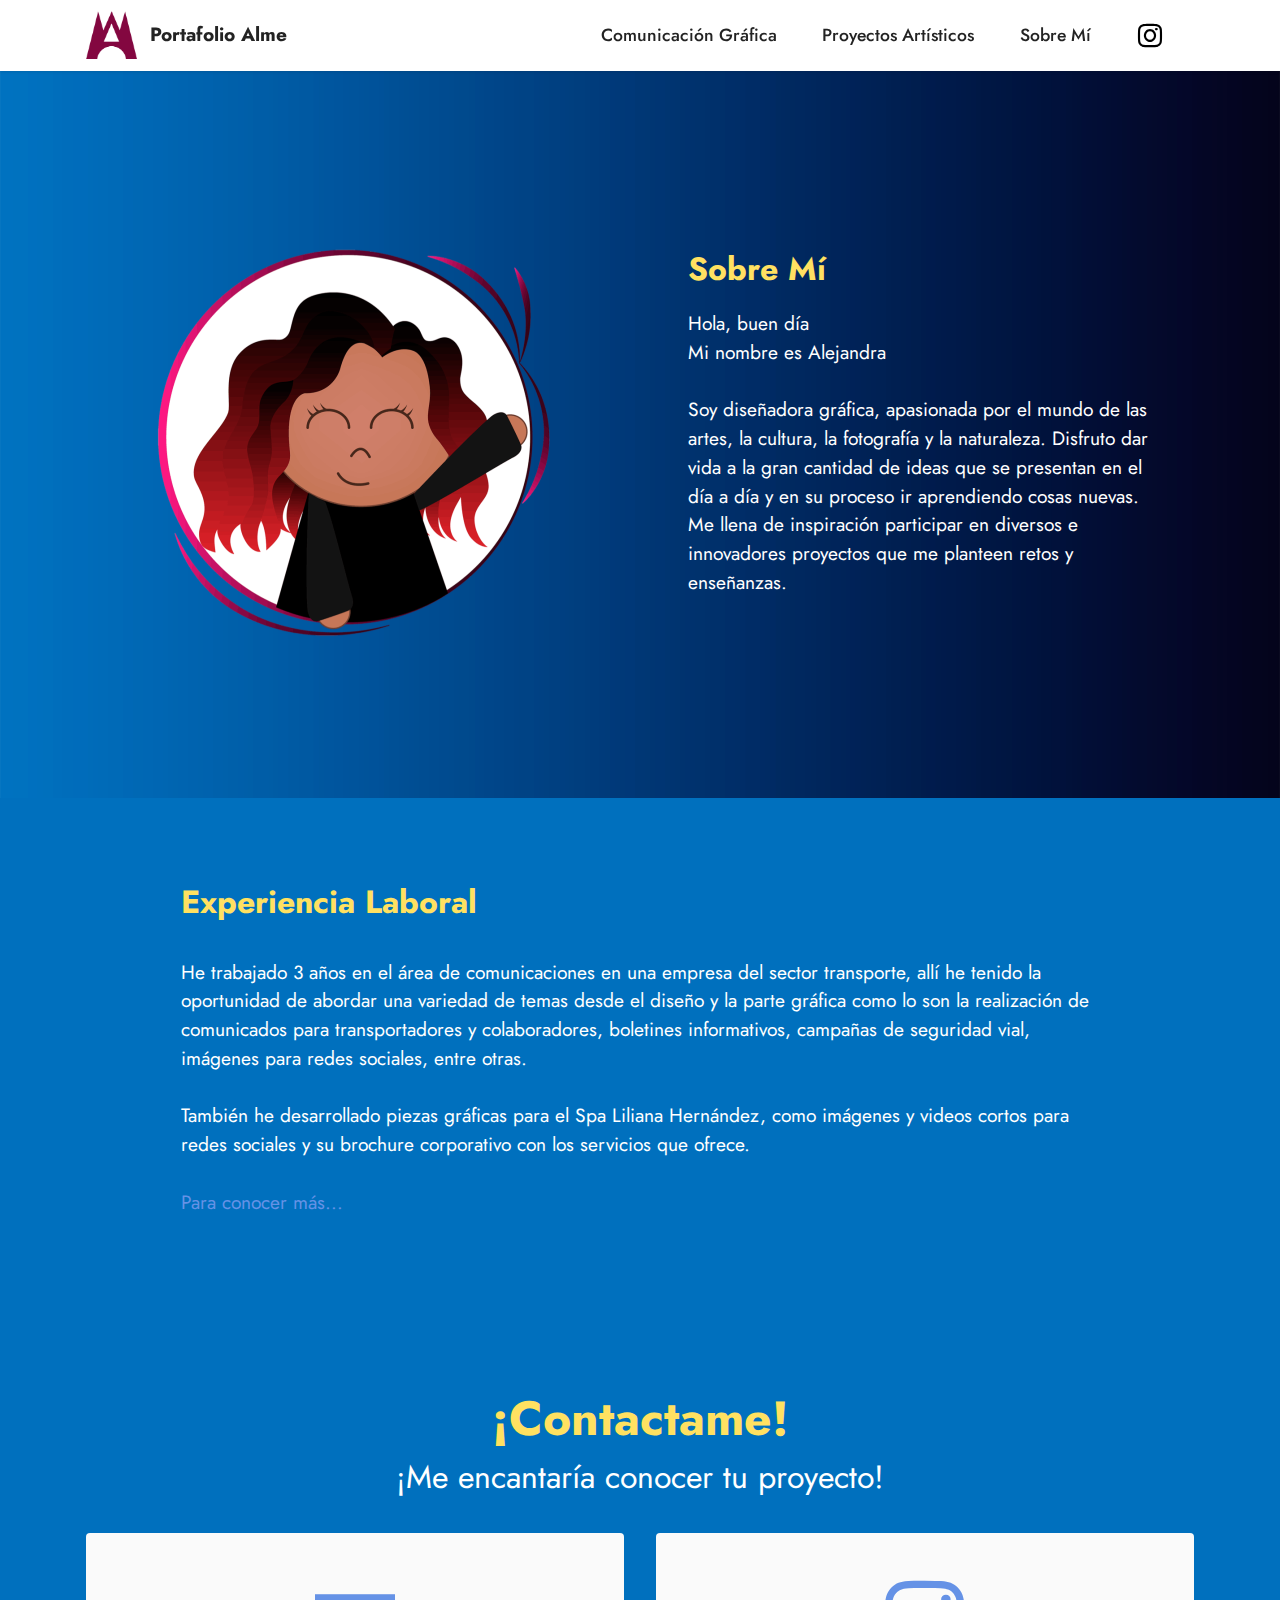
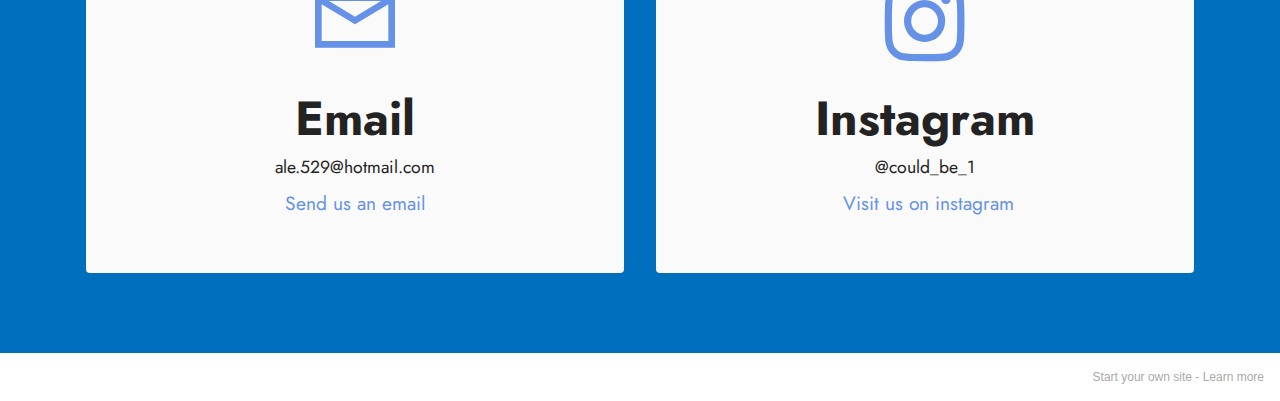
<file: page3.html>
<!DOCTYPE html>
<html  >
<head>
  <!-- Site made with Mobirise Website Builder v5.3.5, https://mobirise.com -->
  <meta charset="UTF-8">
  <meta http-equiv="X-UA-Compatible" content="IE=edge">
  <meta name="generator" content="Mobirise v5.3.5, mobirise.com">
  <meta name="viewport" content="width=device-width, initial-scale=1, minimum-scale=1">
  <link rel="shortcut icon" href="assets/images/logo-peq.png" type="image/x-icon">
  <meta name="description" content="">
  
  
  <title>Sobre mí&nbsp;</title>
  <link rel="stylesheet" href="assets/web/assets/mobirise-icons2/mobirise2.css">
  <link rel="stylesheet" href="assets/tether/tether.min.css">
  <link rel="stylesheet" href="assets/bootstrap/css/bootstrap.min.css">
  <link rel="stylesheet" href="assets/bootstrap/css/bootstrap-grid.min.css">
  <link rel="stylesheet" href="assets/bootstrap/css/bootstrap-reboot.min.css">
  <link rel="stylesheet" href="assets/dropdown/css/style.css">
  <link rel="stylesheet" href="assets/socicon/css/styles.css">
  <link rel="stylesheet" href="assets/theme/css/style.css">
  <link rel="preload" href="https://fonts.googleapis.com/css?family=Jost:100,200,300,400,500,600,700,800,900,100i,200i,300i,400i,500i,600i,700i,800i,900i&display=swap" as="style" onload="this.onload=null;this.rel='stylesheet'">
  <noscript><link rel="stylesheet" href="https://fonts.googleapis.com/css?family=Jost:100,200,300,400,500,600,700,800,900,100i,200i,300i,400i,500i,600i,700i,800i,900i&display=swap"></noscript>
  <link rel="preload" as="style" href="assets/mobirise/css/mbr-additional.css"><link rel="stylesheet" href="assets/mobirise/css/mbr-additional.css" type="text/css">
  
  
  
  
</head>
<body>
  
  <section class="menu menu3 cid-svgbyIftge" once="menu" id="menu3-b">
    
    <nav class="navbar navbar-dropdown navbar-fixed-top navbar-expand-lg">
        <div class="container">
            <div class="navbar-brand">
                <span class="navbar-logo">
                    <a href="https://mobiri.se">
                        <img src="assets/images/logo-peq.png" alt="Mobirise" style="height: 3rem;">
                    </a>
                </span>
                <span class="navbar-caption-wrap"><a class="navbar-caption text-black text-primary display-7" href="index.html">Portafolio Alme&nbsp;</a></span>
            </div>
            <button class="navbar-toggler" type="button" data-toggle="collapse" data-target="#navbarSupportedContent" aria-controls="navbarNavAltMarkup" aria-expanded="false" aria-label="Toggle navigation">
                <div class="hamburger">
                    <span></span>
                    <span></span>
                    <span></span>
                    <span></span>
                </div>
            </button>
            <div class="collapse navbar-collapse" id="navbarSupportedContent">
                <ul class="navbar-nav nav-dropdown nav-right" data-app-modern-menu="true"><li class="nav-item"><a class="nav-link link text-black text-primary display-4" href="page1.html">Comunicación Gráfica</a></li><li class="nav-item"><a class="nav-link link text-black text-primary display-4" href="page2.html">Proyectos Artísticos</a></li>
                    <li class="nav-item"><a class="nav-link link text-black text-primary display-4" href="page3.html">
                            Sobre Mí</a></li></ul>
                <div class="icons-menu">
                    <a class="iconfont-wrapper" href="https://www.instagram.com/could_be_1/" target="_blank">
                        <span class="p-2 mbr-iconfont socicon-instagram socicon"></span>
                    </a>
                    
                    
                    
                </div>
                
            </div>
        </div>
    </nav>
</section>

<section class="image1 cid-svg7tK5YH4" id="image1-8">
    

    <div class="mbr-overlay" style="opacity: 0; background-color: rgb(255, 255, 255);">
    </div>

    <div class="container">
        <div class="row align-items-center">
            <div class="col-12 col-lg-6">
                <div class="image-wrapper">
                    <img src="assets/images/perfil-2-1076x1091.png" alt="Mobirise">
                    
                </div>
            </div>
            <div class="col-12 col-lg">
                <div class="text-wrapper">
                    <h3 class="mbr-section-title mbr-fonts-style mb-3 display-5">
                        <strong>Sobre Mí</strong></h3>
                    <p class="mbr-text mbr-fonts-style display-7">Hola, buen día<br>Mi nombre es Alejandra<br> 
<br>Soy diseñadora gráfica, apasionada por el mundo de las artes, la cultura, la fotografía y la naturaleza. Disfruto dar vida a la gran cantidad de ideas que se presentan en el día a día y en su proceso ir aprendiendo cosas nuevas.&nbsp; Me llena de inspiración participar en diversos e innovadores proyectos que me planteen retos y enseñanzas.&nbsp;<br></p>
                </div>
            </div>
        </div>
    </div>
</section>

<section class="content5 cid-sB1ZFcMrsH" id="content5-i">
    
    <div class="container">
        <div class="row justify-content-center">
            <div class="col-md-12 col-lg-10">
                
                <h4 class="mbr-section-subtitle mbr-fonts-style mb-4 display-5"><strong>Experiencia Laboral</strong>&nbsp;</h4>
                <p class="mbr-text mbr-fonts-style display-7">He trabajado 3 años en el área de comunicaciones en una empresa del sector transporte, allí he tenido la oportunidad de abordar una variedad de temas desde el diseño y la parte gráfica como lo son la realización de comunicados para transportadores y colaboradores, boletines informativos, campañas de seguridad vial, imágenes para redes sociales, entre otras.<br>
<br>También he desarrollado piezas gráficas para el Spa Liliana Hernández, como imágenes y videos cortos para redes sociales y su brochure corporativo con los servicios que ofrece.<br><br><a href="page1.html" class="text-primary">Para conocer más...</a>&nbsp;<br></p>
            </div>
        </div>
    </div>
</section>

<section class="contacts1 cid-sB25AZ8X4m" id="contacts1-m">

    

    
    <div class="container">
        <div class="mbr-section-head">
            <h3 class="mbr-section-title mbr-fonts-style align-center mb-0 display-2"><strong>¡Contactame!</strong></h3>
            <h4 class="mbr-section-subtitle mbr-fonts-style align-center mb-0 mt-2 display-5">
                ¡Me encantaría conocer tu proyecto!</h4>
        </div>
        <div class="row justify-content-center mt-4">
            <div class="card col-12 col-lg-6">
                <div class="card-wrapper">
                    <div class="card-box align-center">
                        <div class="image-wrapper">
                            <span class="mbr-iconfont mobi-mbri-letter mobi-mbri"></span>
                        </div>
                        <h4 class="card-title mbr-fonts-style mb-2 display-2">
                            <strong>Email</strong>
                        </h4>
                        <p class="mbr-text mbr-fonts-style mb-2 display-4">
                            ale.529@hotmail.com</p>
                        <h5 class="link mbr-fonts-style display-7"><a href="mailto:ale.529@hotmail.com" class="text-primary">Send us an
                                email</a>
                        </h5>
                    </div>
                </div>
            </div>
            <div class="card col-12 col-lg-6">
                <div class="card-wrapper">
                    <div class="card-box align-center">
                        <div class="image-wrapper">
                            <span class="mbr-iconfont socicon-instagram socicon"></span>
                        </div>
                        <h4 class="card-title mbr-fonts-style align-center mb-2 display-2">
                            <strong>Instagram</strong></h4>
                        <p class="mbr-text mbr-fonts-style mb-2 display-4">@could_be_1</p>
                        <h5 class="link mbr-black mbr-fonts-style display-7"><a href="https://www.instagram.com/could_be_1/" class="text-primary">&nbsp;Visit us on instagram</a></h5>
                    </div>
                </div>
            </div>
        </div>
    </div>
</section><section style="background-color: #fff; font-family: -apple-system, BlinkMacSystemFont, 'Segoe UI', 'Roboto', 'Helvetica Neue', Arial, sans-serif; color:#aaa; font-size:12px; padding: 0; align-items: center; display: flex;"><a href="https://mobirise.site/a" style="flex: 1 1; height: 3rem; padding-left: 1rem;"></a><p style="flex: 0 0 auto; margin:0; padding-right:1rem;">Start your own site - <a href="https://mobirise.site/v" style="color:#aaa;">Learn more</a></p></section><script src="assets/web/assets/jquery/jquery.min.js"></script>  <script src="assets/popper/popper.min.js"></script>  <script src="assets/tether/tether.min.js"></script>  <script src="assets/bootstrap/js/bootstrap.min.js"></script>  <script src="assets/smoothscroll/smooth-scroll.js"></script>  <script src="assets/dropdown/js/nav-dropdown.js"></script>  <script src="assets/dropdown/js/navbar-dropdown.js"></script>  <script src="assets/touchswipe/jquery.touch-swipe.min.js"></script>  <script src="assets/theme/js/script.js"></script>  
  
  
</body>
</html>
</file>
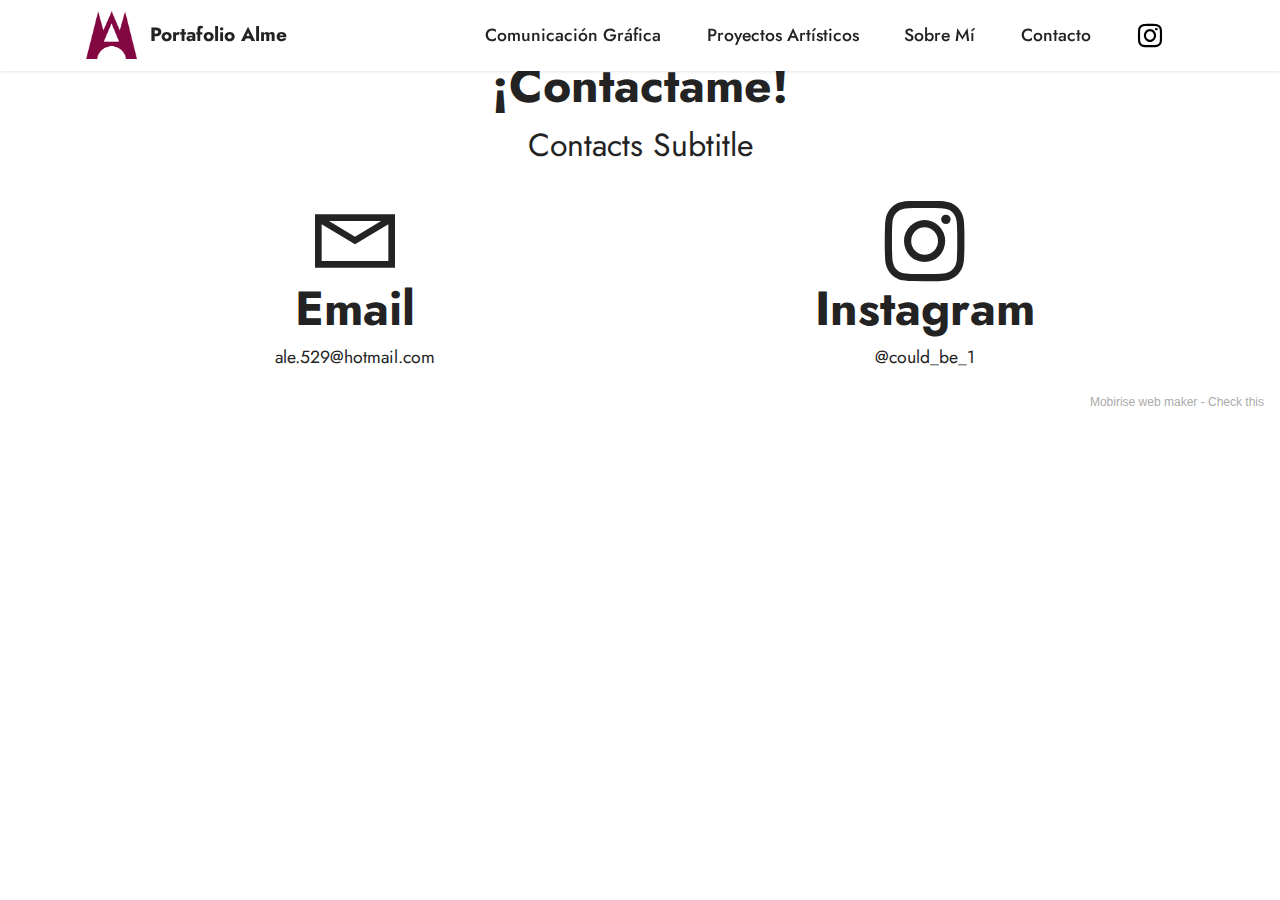
<file: page4.html>
<!DOCTYPE html>
<html  >
<head>
  <!-- Site made with Mobirise Website Builder v5.3.5, https://mobirise.com -->
  <meta charset="UTF-8">
  <meta http-equiv="X-UA-Compatible" content="IE=edge">
  <meta name="generator" content="Mobirise v5.3.5, mobirise.com">
  <meta name="viewport" content="width=device-width, initial-scale=1, minimum-scale=1">
  <link rel="shortcut icon" href="assets/images/logo-peq.png" type="image/x-icon">
  <meta name="description" content="">
  
  
  <title>Contacto&nbsp;</title>
  <link rel="stylesheet" href="assets/web/assets/mobirise-icons2/mobirise2.css">
  <link rel="stylesheet" href="assets/tether/tether.min.css">
  <link rel="stylesheet" href="assets/bootstrap/css/bootstrap.min.css">
  <link rel="stylesheet" href="assets/bootstrap/css/bootstrap-grid.min.css">
  <link rel="stylesheet" href="assets/bootstrap/css/bootstrap-reboot.min.css">
  <link rel="stylesheet" href="assets/dropdown/css/style.css">
  <link rel="stylesheet" href="assets/socicon/css/styles.css">
  <link rel="stylesheet" href="assets/theme/css/style.css">
  <link rel="preload" href="https://fonts.googleapis.com/css?family=Jost:100,200,300,400,500,600,700,800,900,100i,200i,300i,400i,500i,600i,700i,800i,900i&display=swap" as="style" onload="this.onload=null;this.rel='stylesheet'">
  <noscript><link rel="stylesheet" href="https://fonts.googleapis.com/css?family=Jost:100,200,300,400,500,600,700,800,900,100i,200i,300i,400i,500i,600i,700i,800i,900i&display=swap"></noscript>
  <link rel="preload" as="style" href="assets/mobirise/css/mbr-additional.css"><link rel="stylesheet" href="assets/mobirise/css/mbr-additional.css" type="text/css">
  
  
  
  
</head>
<body>
  
  <section class="menu menu3 cid-svgbyIftge" once="menu" id="menu3-b">
    
    <nav class="navbar navbar-dropdown navbar-fixed-top navbar-expand-lg">
        <div class="container">
            <div class="navbar-brand">
                <span class="navbar-logo">
                    <a href="https://mobiri.se">
                        <img src="assets/images/logo-peq.png" alt="Mobirise" style="height: 3rem;">
                    </a>
                </span>
                <span class="navbar-caption-wrap"><a class="navbar-caption text-black text-primary display-7" href="index.html">Portafolio Alme&nbsp;</a></span>
            </div>
            <button class="navbar-toggler" type="button" data-toggle="collapse" data-target="#navbarSupportedContent" aria-controls="navbarNavAltMarkup" aria-expanded="false" aria-label="Toggle navigation">
                <div class="hamburger">
                    <span></span>
                    <span></span>
                    <span></span>
                    <span></span>
                </div>
            </button>
            <div class="collapse navbar-collapse" id="navbarSupportedContent">
                <ul class="navbar-nav nav-dropdown nav-right" data-app-modern-menu="true"><li class="nav-item"><a class="nav-link link text-black text-primary display-4" href="page1.html">Comunicación Gráfica</a></li><li class="nav-item"><a class="nav-link link text-black text-primary display-4" href="page2.html">Proyectos Artísticos</a></li>
                    <li class="nav-item"><a class="nav-link link text-black text-primary display-4" href="page3.html">
                            Sobre Mí</a></li>
                    <li class="nav-item"><a class="nav-link link text-black text-primary display-4" href="page4.html">Contacto</a>
                    </li></ul>
                <div class="icons-menu">
                    <a class="iconfont-wrapper" href="https://mobiri.se" target="_blank">
                        <span class="p-2 mbr-iconfont socicon-instagram socicon"></span>
                    </a>
                    
                    
                    
                </div>
                
            </div>
        </div>
    </nav>
</section>

<section class="contacts1 cid-svg8EekfDV" id="contacts1-9">

    

    
    <div class="container">
        <div class="mbr-section-head">
            <h3 class="mbr-section-title mbr-fonts-style align-center mb-0 display-2"><strong>¡Contactame!</strong></h3>
            <h4 class="mbr-section-subtitle mbr-fonts-style align-center mb-0 mt-2 display-5">
                Contacts Subtitle
            </h4>
        </div>
        <div class="row justify-content-center mt-4">
            <div class="card col-12 col-lg-6">
                <div class="card-wrapper">
                    <div class="card-box align-center">
                        <div class="image-wrapper">
                            <span class="mbr-iconfont mobi-mbri-letter mobi-mbri" style="font-size: 80px;"></span>
                        </div>
                        <h4 class="card-title mbr-fonts-style mb-2 display-2">
                            <strong>Email</strong>
                        </h4>
                        <p class="mbr-text mbr-fonts-style mb-2 display-4">ale.529@hotmail.com</p>
                        <h5 class="link mbr-fonts-style display-7"></h5>
                    </div>
                </div>
            </div>
            <div class="card col-12 col-lg-6">
                <div class="card-wrapper">
                    <div class="card-box align-center">
                        <div class="image-wrapper">
                            <span class="mbr-iconfont socicon-instagram socicon" style="font-size: 80px;"></span>
                        </div>
                        <h4 class="card-title mbr-fonts-style align-center mb-2 display-2">
                            <strong>Instagram</strong></h4>
                        <p class="mbr-text mbr-fonts-style mb-2 display-4">
                            @could_be_1</p>
                        <h5 class="link mbr-black mbr-fonts-style display-7"></h5>
                    </div>
                </div>
            </div>
        </div>
    </div>
</section><section style="background-color: #fff; font-family: -apple-system, BlinkMacSystemFont, 'Segoe UI', 'Roboto', 'Helvetica Neue', Arial, sans-serif; color:#aaa; font-size:12px; padding: 0; align-items: center; display: flex;"><a href="https://mobirise.site/z" style="flex: 1 1; height: 3rem; padding-left: 1rem;"></a><p style="flex: 0 0 auto; margin:0; padding-right:1rem;">Mobirise web maker - <a href="https://mobirise.site/p" style="color:#aaa;">Check this</a></p></section><script src="assets/web/assets/jquery/jquery.min.js"></script>  <script src="assets/popper/popper.min.js"></script>  <script src="assets/tether/tether.min.js"></script>  <script src="assets/bootstrap/js/bootstrap.min.js"></script>  <script src="assets/smoothscroll/smooth-scroll.js"></script>  <script src="assets/dropdown/js/nav-dropdown.js"></script>  <script src="assets/dropdown/js/navbar-dropdown.js"></script>  <script src="assets/touchswipe/jquery.touch-swipe.min.js"></script>  <script src="assets/theme/js/script.js"></script>  
  
  
</body>
</html>
</file>
<file: assets/dropdown/css/style.css>
.navbar-dropdown {
  left: 0;
  padding: 0;
  position: absolute;
  right: 0;
  top: 0;
  transition: all 0.45s ease;
  z-index: 1030;
  background: #282828; }
  .navbar-dropdown .navbar-logo {
    margin-right: 0.8rem;
    transition: margin 0.3s ease-in-out;
    vertical-align: middle; }
    .navbar-dropdown .navbar-logo img {
      height: 3.125rem;
      transition: all 0.3s ease-in-out; }
    .navbar-dropdown .navbar-logo.mbr-iconfont {
      font-size: 3.125rem;
      line-height: 3.125rem; }
  .navbar-dropdown .navbar-caption {
    font-weight: 700;
    white-space: normal;
    vertical-align: -4px;
    line-height: 3.125rem !important; }
    .navbar-dropdown .navbar-caption, .navbar-dropdown .navbar-caption:hover {
      color: inherit;
      text-decoration: none; }
  .navbar-dropdown .mbr-iconfont + .navbar-caption {
    vertical-align: -1px; }
  .navbar-dropdown.navbar-fixed-top {
    position: fixed; }
  .navbar-dropdown .navbar-brand span {
    vertical-align: -4px; }
  .navbar-dropdown.bg-color.transparent {
    background: none; }
  .navbar-dropdown.navbar-short .navbar-brand {
    padding: 0.625rem 0; }
    .navbar-dropdown.navbar-short .navbar-brand span {
      vertical-align: -1px; }
  .navbar-dropdown.navbar-short .navbar-caption {
    line-height: 2.375rem !important;
    vertical-align: -2px; }
  .navbar-dropdown.navbar-short .navbar-logo {
    margin-right: 0.5rem; }
    .navbar-dropdown.navbar-short .navbar-logo img {
      height: 2.375rem; }
    .navbar-dropdown.navbar-short .navbar-logo.mbr-iconfont {
      font-size: 2.375rem;
      line-height: 2.375rem; }
  .navbar-dropdown.navbar-short .mbr-table-cell {
    height: 3.625rem; }
  .navbar-dropdown .navbar-close {
    left: 0.6875rem;
    position: fixed;
    top: 0.75rem;
    z-index: 1000; }
  .navbar-dropdown .hamburger-icon {
    content: "";
    display: inline-block;
    vertical-align: middle;
    width: 16px;
    -webkit-box-shadow: 0 -6px 0 1px #282828,0 0 0 1px #282828,0 6px 0 1px #282828;
    -moz-box-shadow: 0 -6px 0 1px #282828,0 0 0 1px #282828,0 6px 0 1px #282828;
    box-shadow: 0 -6px 0 1px #282828,0 0 0 1px #282828,0 6px 0 1px #282828; }

.dropdown-menu .dropdown-toggle[data-toggle="dropdown-submenu"]::after {
  border-bottom: 0.35em solid transparent;
  border-left: 0.35em solid;
  border-right: 0;
  border-top: 0.35em solid transparent;
  margin-left: 0.3rem; }

.dropdown-menu .dropdown-item:focus {
  outline: 0; }

.nav-dropdown {
  font-size: 0.75rem;
  font-weight: 500;
  height: auto !important; }
  .nav-dropdown .nav-btn {
    padding-left: 1rem; }
  .nav-dropdown .link {
    margin: .667em 1.667em;
    font-weight: 500;
    padding: 0;
    transition: color .2s ease-in-out; }
    .nav-dropdown .link.dropdown-toggle {
      margin-right: 2.583em; }
      .nav-dropdown .link.dropdown-toggle::after {
        margin-left: .25rem;
        border-top: 0.35em solid;
        border-right: 0.35em solid transparent;
        border-left: 0.35em solid transparent;
        border-bottom: 0; }
      .nav-dropdown .link.dropdown-toggle[aria-expanded="true"] {
        margin: 0;
        padding: 0.667em 3.263em  0.667em 1.667em; }
  .nav-dropdown .link::after,
  .nav-dropdown .dropdown-item::after {
    color: inherit; }
  .nav-dropdown .btn {
    font-size: 0.75rem;
    font-weight: 700;
    letter-spacing: 0;
    margin-bottom: 0;
    padding-left: 1.25rem;
    padding-right: 1.25rem; }
  .nav-dropdown .dropdown-menu {
    border-radius: 0;
    border: 0;
    left: 0;
    margin: 0;
    padding-bottom: 1.25rem;
    padding-top: 1.25rem;
    position: relative; }
  .nav-dropdown .dropdown-submenu {
    margin-left: 0.125rem;
    top: 0; }
  .nav-dropdown .dropdown-item {
    font-weight: 500;
    line-height: 2;
    padding: 0.3846em 4.615em 0.3846em 1.5385em;
    position: relative;
    transition: color .2s ease-in-out, background-color .2s ease-in-out; }
    .nav-dropdown .dropdown-item::after {
      margin-top: -0.3077em;
      position: absolute;
      right: 1.1538em;
      top: 50%; }
    .nav-dropdown .dropdown-item:focus, .nav-dropdown .dropdown-item:hover {
      background: none; }

@media (max-width: 767px) {
  .nav-dropdown.navbar-toggleable-sm {
    bottom: 0;
    display: none;
    left: 0;
    overflow-x: hidden;
    position: fixed;
    top: 0;
    transform: translateX(-100%);
    -ms-transform: translateX(-100%);
    -webkit-transform: translateX(-100%);
    width: 18.75rem;
    z-index: 999; } }
.nav-dropdown.navbar-toggleable-xl {
  bottom: 0;
  display: none;
  left: 0;
  overflow-x: hidden;
  position: fixed;
  top: 0;
  transform: translateX(-100%);
  -ms-transform: translateX(-100%);
  -webkit-transform: translateX(-100%);
  width: 18.75rem;
  z-index: 999; }

.nav-dropdown-sm {
  display: block !important;
  overflow-x: hidden;
  overflow: auto;
  padding-top: 3.875rem; }
  .nav-dropdown-sm::after {
    content: "";
    display: block;
    height: 3rem;
    width: 100%; }
  .nav-dropdown-sm.collapse.in ~ .navbar-close {
    display: block !important; }
  .nav-dropdown-sm.collapsing, .nav-dropdown-sm.collapse.in {
    transform: translateX(0);
    -ms-transform: translateX(0);
    -webkit-transform: translateX(0);
    transition: all 0.25s ease-out;
    -webkit-transition: all 0.25s ease-out;
    background: #282828; }
  .nav-dropdown-sm.collapsing[aria-expanded="false"] {
    transform: translateX(-100%);
    -ms-transform: translateX(-100%);
    -webkit-transform: translateX(-100%); }
  .nav-dropdown-sm .nav-item {
    display: block;
    margin-left: 0 !important;
    padding-left: 0; }
  .nav-dropdown-sm .link,
  .nav-dropdown-sm .dropdown-item {
    border-top: 1px dotted rgba(255, 255, 255, 0.1);
    font-size: 0.8125rem;
    line-height: 1.6;
    margin: 0 !important;
    padding: 0.875rem 2.4rem 0.875rem 1.5625rem !important;
    position: relative;
    white-space: normal; }
    .nav-dropdown-sm .link:focus, .nav-dropdown-sm .link:hover,
    .nav-dropdown-sm .dropdown-item:focus,
    .nav-dropdown-sm .dropdown-item:hover {
      background: rgba(0, 0, 0, 0.2) !important;
      color: #c0a375; }
  .nav-dropdown-sm .nav-btn {
    position: relative;
    padding: 1.5625rem 1.5625rem 0 1.5625rem; }
    .nav-dropdown-sm .nav-btn::before {
      border-top: 1px dotted rgba(255, 255, 255, 0.1);
      content: "";
      left: 0;
      position: absolute;
      top: 0;
      width: 100%; }
    .nav-dropdown-sm .nav-btn + .nav-btn {
      padding-top: 0.625rem; }
      .nav-dropdown-sm .nav-btn + .nav-btn::before {
        display: none; }
  .nav-dropdown-sm .btn {
    padding: 0.625rem 0; }
  .nav-dropdown-sm .dropdown-toggle[data-toggle="dropdown-submenu"]::after {
    margin-left: .25rem;
    border-top: 0.35em solid;
    border-right: 0.35em solid transparent;
    border-left: 0.35em solid transparent;
    border-bottom: 0; }
  .nav-dropdown-sm .dropdown-toggle[data-toggle="dropdown-submenu"][aria-expanded="true"]::after {
    border-top: 0;
    border-right: 0.35em solid transparent;
    border-left: 0.35em solid transparent;
    border-bottom: 0.35em solid; }
  .nav-dropdown-sm .dropdown-menu {
    margin: 0;
    padding: 0;
    position: relative;
    top: 0;
    left: 0;
    width: 100%;
    border: 0;
    float: none;
    border-radius: 0;
    background: none; }
  .nav-dropdown-sm .dropdown-submenu {
    left: 100%;
    margin-left: 0.125rem;
    margin-top: -1.25rem;
    top: 0; }

.navbar-toggleable-sm .nav-dropdown .dropdown-menu {
  position: absolute; }

.navbar-toggleable-sm .nav-dropdown .dropdown-submenu {
  left: 100%;
  margin-left: 0.125rem;
  margin-top: -1.25rem;
  top: 0; }

.navbar-toggleable-sm.opened .nav-dropdown .dropdown-menu {
  position: relative; }

.navbar-toggleable-sm.opened .nav-dropdown .dropdown-submenu {
  left: 0;
  margin-left: 00rem;
  margin-top: 0rem;
  top: 0; }

.is-builder .nav-dropdown.collapsing {
  transition: none !important; }

/*# sourceMappingURL=style.css.map */
</file>
<file: assets/socicon/css/styles.css>
@charset "UTF-8";

@font-face {
  font-family: 'Socicon';
  src:  url('../fonts/socicon.eot');
  src:  url('../fonts/socicon.eot?#iefix') format('embedded-opentype'),
    url('../fonts/socicon.woff2') format('woff2'),
    url('../fonts/socicon.ttf') format('truetype'),
    url('../fonts/socicon.woff') format('woff'),
    url('../fonts/socicon.svg#socicon') format('svg');
  font-weight: normal;
  font-style: normal;
  font-display: swap;
}

[data-icon]:before {
  font-family: "socicon" !important;
  content: attr(data-icon);
  font-style: normal !important;
  font-weight: normal !important;
  font-variant: normal !important;
  text-transform: none !important;
  speak: none;
  line-height: 1;
  -webkit-font-smoothing: antialiased;
  -moz-osx-font-smoothing: grayscale;
}

[class^="socicon-"], [class*=" socicon-"] {
  /* use !important to prevent issues with browser extensions that change fonts */
  font-family: 'Socicon' !important;
  speak: none;
  font-style: normal;
  font-weight: normal;
  font-variant: normal;
  text-transform: none;
  line-height: 1;

  /* Better Font Rendering =========== */
  -webkit-font-smoothing: antialiased;
  -moz-osx-font-smoothing: grayscale;
}

.socicon-eitaa:before {
  content: "\e97c";
}
.socicon-soroush:before {
  content: "\e97d";
}
.socicon-bale:before {
  content: "\e97e";
}
.socicon-zazzle:before {
  content: "\e97b";
}
.socicon-society6:before {
  content: "\e97a";
}
.socicon-redbubble:before {
  content: "\e979";
}
.socicon-avvo:before {
  content: "\e978";
}
.socicon-stitcher:before {
  content: "\e977";
}
.socicon-googlehangouts:before {
  content: "\e974";
}
.socicon-dlive:before {
  content: "\e975";
}
.socicon-vsco:before {
  content: "\e976";
}
.socicon-flipboard:before {
  content: "\e973";
}
.socicon-ubuntu:before {
  content: "\e958";
}
.socicon-artstation:before {
  content: "\e959";
}
.socicon-invision:before {
  content: "\e95a";
}
.socicon-torial:before {
  content: "\e95b";
}
.socicon-collectorz:before {
  content: "\e95c";
}
.socicon-seenthis:before {
  content: "\e95d";
}
.socicon-googleplaymusic:before {
  content: "\e95e";
}
.socicon-debian:before {
  content: "\e95f";
}
.socicon-filmfreeway:before {
  content: "\e960";
}
.socicon-gnome:before {
  content: "\e961";
}
.socicon-itchio:before {
  content: "\e962";
}
.socicon-jamendo:before {
  content: "\e963";
}
.socicon-mix:before {
  content: "\e964";
}
.socicon-sharepoint:before {
  content: "\e965";
}
.socicon-tinder:before {
  content: "\e966";
}
.socicon-windguru:before {
  content: "\e967";
}
.socicon-cdbaby:before {
  content: "\e968";
}
.socicon-elementaryos:before {
  content: "\e969";
}
.socicon-stage32:before {
  content: "\e96a";
}
.socicon-tiktok:before {
  content: "\e96b";
}
.socicon-gitter:before {
  content: "\e96c";
}
.socicon-letterboxd:before {
  content: "\e96d";
}
.socicon-threema:before {
  content: "\e96e";
}
.socicon-splice:before {
  content: "\e96f";
}
.socicon-metapop:before {
  content: "\e970";
}
.socicon-naver:before {
  content: "\e971";
}
.socicon-remote:before {
  content: "\e972";
}
.socicon-internet:before {
  content: "\e957";
}
.socicon-moddb:before {
  content: "\e94b";
}
.socicon-indiedb:before {
  content: "\e94c";
}
.socicon-traxsource:before {
  content: "\e94d";
}
.socicon-gamefor:before {
  content: "\e94e";
}
.socicon-pixiv:before {
  content: "\e94f";
}
.socicon-myanimelist:before {
  content: "\e950";
}
.socicon-blackberry:before {
  content: "\e951";
}
.socicon-wickr:before {
  content: "\e952";
}
.socicon-spip:before {
  content: "\e953";
}
.socicon-napster:before {
  content: "\e954";
}
.socicon-beatport:before {
  content: "\e955";
}
.socicon-hackerone:before {
  content: "\e956";
}
.socicon-hackernews:before {
  content: "\e946";
}
.socicon-smashwords:before {
  content: "\e947";
}
.socicon-kobo:before {
  content: "\e948";
}
.socicon-bookbub:before {
  content: "\e949";
}
.socicon-mailru:before {
  content: "\e94a";
}
.socicon-gitlab:before {
  content: "\e945";
}
.socicon-instructables:before {
  content: "\e944";
}
.socicon-portfolio:before {
  content: "\e943";
}
.socicon-codered:before {
  content: "\e940";
}
.socicon-origin:before {
  content: "\e941";
}
.socicon-nextdoor:before {
  content: "\e942";
}
.socicon-udemy:before {
  content: "\e93f";
}
.socicon-livemaster:before {
  content: "\e93e";
}
.socicon-crunchbase:before {
  content: "\e93b";
}
.socicon-homefy:before {
  content: "\e93c";
}
.socicon-calendly:before {
  content: "\e93d";
}
.socicon-realtor:before {
  content: "\e90f";
}
.socicon-tidal:before {
  content: "\e910";
}
.socicon-qobuz:before {
  content: "\e911";
}
.socicon-natgeo:before {
  content: "\e912";
}
.socicon-mastodon:before {
  content: "\e913";
}
.socicon-unsplash:before {
  content: "\e914";
}
.socicon-homeadvisor:before {
  content: "\e915";
}
.socicon-angieslist:before {
  content: "\e916";
}
.socicon-codepen:before {
  content: "\e917";
}
.socicon-slack:before {
  content: "\e918";
}
.socicon-openaigym:before {
  content: "\e919";
}
.socicon-logmein:before {
  content: "\e91a";
}
.socicon-fiverr:before {
  content: "\e91b";
}
.socicon-gotomeeting:before {
  content: "\e91c";
}
.socicon-aliexpress:before {
  content: "\e91d";
}
.socicon-guru:before {
  content: "\e91e";
}
.socicon-appstore:before {
  content: "\e91f";
}
.socicon-homes:before {
  content: "\e920";
}
.socicon-zoom:before {
  content: "\e921";
}
.socicon-alibaba:before {
  content: "\e922";
}
.socicon-craigslist:before {
  content: "\e923";
}
.socicon-wix:before {
  content: "\e924";
}
.socicon-redfin:before {
  content: "\e925";
}
.socicon-googlecalendar:before {
  content: "\e926";
}
.socicon-shopify:before {
  content: "\e927";
}
.socicon-freelancer:before {
  content: "\e928";
}
.socicon-seedrs:before {
  content: "\e929";
}
.socicon-bing:before {
  content: "\e92a";
}
.socicon-doodle:before {
  content: "\e92b";
}
.socicon-bonanza:before {
  content: "\e92c";
}
.socicon-squarespace:before {
  content: "\e92d";
}
.socicon-toptal:before {
  content: "\e92e";
}
.socicon-gust:before {
  content: "\e92f";
}
.socicon-ask:before {
  content: "\e930";
}
.socicon-trulia:before {
  content: "\e931";
}
.socicon-loomly:before {
  content: "\e932";
}
.socicon-ghost:before {
  content: "\e933";
}
.socicon-upwork:before {
  content: "\e934";
}
.socicon-fundable:before {
  content: "\e935";
}
.socicon-booking:before {
  content: "\e936";
}
.socicon-googlemaps:before {
  content: "\e937";
}
.socicon-zillow:before {
  content: "\e938";
}
.socicon-niconico:before {
  content: "\e939";
}
.socicon-toneden:before {
  content: "\e93a";
}
.socicon-augment:before {
  content: "\e908";
}
.socicon-bitbucket:before {
  content: "\e909";
}
.socicon-fyuse:before {
  content: "\e90a";
}
.socicon-yt-gaming:before {
  content: "\e90b";
}
.socicon-sketchfab:before {
  content: "\e90c";
}
.socicon-mobcrush:before {
  content: "\e90d";
}
.socicon-microsoft:before {
  content: "\e90e";
}
.socicon-pandora:before {
  content: "\e907";
}
.socicon-messenger:before {
  content: "\e906";
}
.socicon-gamewisp:before {
  content: "\e905";
}
.socicon-bloglovin:before {
  content: "\e904";
}
.socicon-tunein:before {
  content: "\e903";
}
.socicon-gamejolt:before {
  content: "\e901";
}
.socicon-trello:before {
  content: "\e902";
}
.socicon-spreadshirt:before {
  content: "\e900";
}
.socicon-500px:before {
  content: "\e000";
}
.socicon-8tracks:before {
  content: "\e001";
}
.socicon-airbnb:before {
  content: "\e002";
}
.socicon-alliance:before {
  content: "\e003";
}
.socicon-amazon:before {
  content: "\e004";
}
.socicon-amplement:before {
  content: "\e005";
}
.socicon-android:before {
  content: "\e006";
}
.socicon-angellist:before {
  content: "\e007";
}
.socicon-apple:before {
  content: "\e008";
}
.socicon-appnet:before {
  content: "\e009";
}
.socicon-baidu:before {
  content: "\e00a";
}
.socicon-bandcamp:before {
  content: "\e00b";
}
.socicon-battlenet:before {
  content: "\e00c";
}
.socicon-mixer:before {
  content: "\e00d";
}
.socicon-bebee:before {
  content: "\e00e";
}
.socicon-bebo:before {
  content: "\e00f";
}
.socicon-behance:before {
  content: "\e010";
}
.socicon-blizzard:before {
  content: "\e011";
}
.socicon-blogger:before {
  content: "\e012";
}
.socicon-buffer:before {
  content: "\e013";
}
.socicon-chrome:before {
  content: "\e014";
}
.socicon-coderwall:before {
  content: "\e015";
}
.socicon-curse:before {
  content: "\e016";
}
.socicon-dailymotion:before {
  content: "\e017";
}
.socicon-deezer:before {
  content: "\e018";
}
.socicon-delicious:before {
  content: "\e019";
}
.socicon-deviantart:before {
  content: "\e01a";
}
.socicon-diablo:before {
  content: "\e01b";
}
.socicon-digg:before {
  content: "\e01c";
}
.socicon-discord:before {
  content: "\e01d";
}
.socicon-disqus:before {
  content: "\e01e";
}
.socicon-douban:before {
  content: "\e01f";
}
.socicon-draugiem:before {
  content: "\e020";
}
.socicon-dribbble:before {
  content: "\e021";
}
.socicon-drupal:before {
  content: "\e022";
}
.socicon-ebay:before {
  content: "\e023";
}
.socicon-ello:before {
  content: "\e024";
}
.socicon-endomodo:before {
  content: "\e025";
}
.socicon-envato:before {
  content: "\e026";
}
.socicon-etsy:before {
  content: "\e027";
}
.socicon-facebook:before {
  content: "\e028";
}
.socicon-feedburner:before {
  content: "\e029";
}
.socicon-filmweb:before {
  content: "\e02a";
}
.socicon-firefox:before {
  content: "\e02b";
}
.socicon-flattr:before {
  content: "\e02c";
}
.socicon-flickr:before {
  content: "\e02d";
}
.socicon-formulr:before {
  content: "\e02e";
}
.socicon-forrst:before {
  content: "\e02f";
}
.socicon-foursquare:before {
  content: "\e030";
}
.socicon-friendfeed:before {
  content: "\e031";
}
.socicon-github:before {
  content: "\e032";
}
.socicon-goodreads:before {
  content: "\e033";
}
.socicon-google:before {
  content: "\e034";
}
.socicon-googlescholar:before {
  content: "\e035";
}
.socicon-googlegroups:before {
  content: "\e036";
}
.socicon-googlephotos:before {
  content: "\e037";
}
.socicon-googleplus:before {
  content: "\e038";
}
.socicon-grooveshark:before {
  content: "\e039";
}
.socicon-hackerrank:before {
  content: "\e03a";
}
.socicon-hearthstone:before {
  content: "\e03b";
}
.socicon-hellocoton:before {
  content: "\e03c";
}
.socicon-heroes:before {
  content: "\e03d";
}
.socicon-smashcast:before {
  content: "\e03e";
}
.socicon-horde:before {
  content: "\e03f";
}
.socicon-houzz:before {
  content: "\e040";
}
.socicon-icq:before {
  content: "\e041";
}
.socicon-identica:before {
  content: "\e042";
}
.socicon-imdb:before {
  content: "\e043";
}
.socicon-instagram:before {
  content: "\e044";
}
.socicon-issuu:before {
  content: "\e045";
}
.socicon-istock:before {
  content: "\e046";
}
.socicon-itunes:before {
  content: "\e047";
}
.socicon-keybase:before {
  content: "\e048";
}
.socicon-lanyrd:before {
  content: "\e049";
}
.socicon-lastfm:before {
  content: "\e04a";
}
.socicon-line:before {
  content: "\e04b";
}
.socicon-linkedin:before {
  content: "\e04c";
}
.socicon-livejournal:before {
  content: "\e04d";
}
.socicon-lyft:before {
  content: "\e04e";
}
.socicon-macos:before {
  content: "\e04f";
}
.socicon-mail:before {
  content: "\e050";
}
.socicon-medium:before {
  content: "\e051";
}
.socicon-meetup:before {
  content: "\e052";
}
.socicon-mixcloud:before {
  content: "\e053";
}
.socicon-modelmayhem:before {
  content: "\e054";
}
.socicon-mumble:before {
  content: "\e055";
}
.socicon-myspace:before {
  content: "\e056";
}
.socicon-newsvine:before {
  content: "\e057";
}
.socicon-nintendo:before {
  content: "\e058";
}
.socicon-npm:before {
  content: "\e059";
}
.socicon-odnoklassniki:before {
  content: "\e05a";
}
.socicon-openid:before {
  content: "\e05b";
}
.socicon-opera:before {
  content: "\e05c";
}
.socicon-outlook:before {
  content: "\e05d";
}
.socicon-overwatch:before {
  content: "\e05e";
}
.socicon-patreon:before {
  content: "\e05f";
}
.socicon-paypal:before {
  content: "\e060";
}
.socicon-periscope:before {
  content: "\e061";
}
.socicon-persona:before {
  content: "\e062";
}
.socicon-pinterest:before {
  content: "\e063";
}
.socicon-play:before {
  content: "\e064";
}
.socicon-player:before {
  content: "\e065";
}
.socicon-playstation:before {
  content: "\e066";
}
.socicon-pocket:before {
  content: "\e067";
}
.socicon-qq:before {
  content: "\e068";
}
.socicon-quora:before {
  content: "\e069";
}
.socicon-raidcall:before {
  content: "\e06a";
}
.socicon-ravelry:before {
  content: "\e06b";
}
.socicon-reddit:before {
  content: "\e06c";
}
.socicon-renren:before {
  content: "\e06d";
}
.socicon-researchgate:before {
  content: "\e06e";
}
.socicon-residentadvisor:before {
  content: "\e06f";
}
.socicon-reverbnation:before {
  content: "\e070";
}
.socicon-rss:before {
  content: "\e071";
}
.socicon-sharethis:before {
  content: "\e072";
}
.socicon-skype:before {
  content: "\e073";
}
.socicon-slideshare:before {
  content: "\e074";
}
.socicon-smugmug:before {
  content: "\e075";
}
.socicon-snapchat:before {
  content: "\e076";
}
.socicon-songkick:before {
  content: "\e077";
}
.socicon-soundcloud:before {
  content: "\e078";
}
.socicon-spotify:before {
  content: "\e079";
}
.socicon-stackexchange:before {
  content: "\e07a";
}
.socicon-stackoverflow:before {
  content: "\e07b";
}
.socicon-starcraft:before {
  content: "\e07c";
}
.socicon-stayfriends:before {
  content: "\e07d";
}
.socicon-steam:before {
  content: "\e07e";
}
.socicon-storehouse:before {
  content: "\e07f";
}
.socicon-strava:before {
  content: "\e080";
}
.socicon-streamjar:before {
  content: "\e081";
}
.socicon-stumbleupon:before {
  content: "\e082";
}
.socicon-swarm:before {
  content: "\e083";
}
.socicon-teamspeak:before {
  content: "\e084";
}
.socicon-teamviewer:before {
  content: "\e085";
}
.socicon-technorati:before {
  content: "\e086";
}
.socicon-telegram:before {
  content: "\e087";
}
.socicon-tripadvisor:before {
  content: "\e088";
}
.socicon-tripit:before {
  content: "\e089";
}
.socicon-triplej:before {
  content: "\e08a";
}
.socicon-tumblr:before {
  content: "\e08b";
}
.socicon-twitch:before {
  content: "\e08c";
}
.socicon-twitter:before {
  content: "\e08d";
}
.socicon-uber:before {
  content: "\e08e";
}
.socicon-ventrilo:before {
  content: "\e08f";
}
.socicon-viadeo:before {
  content: "\e090";
}
.socicon-viber:before {
  content: "\e091";
}
.socicon-viewbug:before {
  content: "\e092";
}
.socicon-vimeo:before {
  content: "\e093";
}
.socicon-vine:before {
  content: "\e094";
}
.socicon-vkontakte:before {
  content: "\e095";
}
.socicon-warcraft:before {
  content: "\e096";
}
.socicon-wechat:before {
  content: "\e097";
}
.socicon-weibo:before {
  content: "\e098";
}
.socicon-whatsapp:before {
  content: "\e099";
}
.socicon-wikipedia:before {
  content: "\e09a";
}
.socicon-windows:before {
  content: "\e09b";
}
.socicon-wordpress:before {
  content: "\e09c";
}
.socicon-wykop:before {
  content: "\e09d";
}
.socicon-xbox:before {
  content: "\e09e";
}
.socicon-xing:before {
  content: "\e09f";
}
.socicon-yahoo:before {
  content: "\e0a0";
}
.socicon-yammer:before {
  content: "\e0a1";
}
.socicon-yandex:before {
  content: "\e0a2";
}
.socicon-yelp:before {
  content: "\e0a3";
}
.socicon-younow:before {
  content: "\e0a4";
}
.socicon-youtube:before {
  content: "\e0a5";
}
.socicon-zapier:before {
  content: "\e0a6";
}
.socicon-zerply:before {
  content: "\e0a7";
}
.socicon-zomato:before {
  content: "\e0a8";
}
.socicon-zynga:before {
  content: "\e0a9";
}
</file>
<file: assets/theme/css/style.css>
@charset "UTF-8";
section {
  background-color: #ffffff;
}

body {
  font-style: normal;
  line-height: 1.5;
  font-weight: 400;
  color: #232323;
  position: relative;
}

section,
.container,
.container-fluid {
  position: relative;
  word-wrap: break-word;
}

a.mbr-iconfont:hover {
  text-decoration: none;
}

.article .lead p,
.article .lead ul,
.article .lead ol,
.article .lead pre,
.article .lead blockquote {
  margin-bottom: 0;
}

a {
  font-style: normal;
  font-weight: 400;
  cursor: pointer;
}
a, a:hover {
  text-decoration: none;
}

.mbr-section-title {
  font-style: normal;
  line-height: 1.3;
}

.mbr-section-subtitle {
  line-height: 1.3;
}

.mbr-text {
  font-style: normal;
  line-height: 1.7;
}

h1,
h2,
h3,
h4,
h5,
h6,
.display-1,
.display-2,
.display-4,
.display-5,
.display-7,
span,
p,
a {
  line-height: 1;
  word-break: break-word;
  word-wrap: break-word;
  font-weight: 400;
}

b,
strong {
  font-weight: bold;
}

input:-webkit-autofill, input:-webkit-autofill:hover, input:-webkit-autofill:focus, input:-webkit-autofill:active {
  transition-delay: 9999s;
  -webkit-transition-property: background-color, color;
  transition-property: background-color, color;
}

textarea[type=hidden] {
  display: none;
}

section {
  background-position: 50% 50%;
  background-repeat: no-repeat;
  background-size: cover;
}
section .mbr-background-video,
section .mbr-background-video-preview {
  position: absolute;
  bottom: 0;
  left: 0;
  right: 0;
  top: 0;
}

.hidden {
  visibility: hidden;
}

.mbr-z-index20 {
  z-index: 20;
}

/*! Base colors */
.mbr-white {
  color: #ffffff;
}

.mbr-black {
  color: #111111;
}

.mbr-bg-white {
  background-color: #ffffff;
}

.mbr-bg-black {
  background-color: #000000;
}

/*! Text-aligns */
.align-left {
  text-align: left;
}

.align-center {
  text-align: center;
}

.align-right {
  text-align: right;
}

/*! Font-weight  */
.mbr-light {
  font-weight: 300;
}

.mbr-regular {
  font-weight: 400;
}

.mbr-semibold {
  font-weight: 500;
}

.mbr-bold {
  font-weight: 700;
}

/*! Media  */
.media-content {
  flex-basis: 100%;
}

.media-container-row {
  display: flex;
  flex-direction: row;
  flex-wrap: wrap;
  justify-content: center;
  align-content: center;
  align-items: start;
}
.media-container-row .media-size-item {
  width: 400px;
}

.media-container-column {
  display: flex;
  flex-direction: column;
  flex-wrap: wrap;
  justify-content: center;
  align-content: center;
  align-items: stretch;
}
.media-container-column > * {
  width: 100%;
}

@media (min-width: 992px) {
  .media-container-row {
    flex-wrap: nowrap;
  }
}
figure {
  margin-bottom: 0;
  overflow: hidden;
}

figure[mbr-media-size] {
  transition: width 0.1s;
}

img,
iframe {
  display: block;
  width: 100%;
}

.card {
  background-color: transparent;
  border: none;
}

.card-box {
  width: 100%;
}

.card-img {
  text-align: center;
  flex-shrink: 0;
  -webkit-flex-shrink: 0;
}

.media {
  max-width: 100%;
  margin: 0 auto;
}

.mbr-figure {
  align-self: center;
}

.media-container > div {
  max-width: 100%;
}

.mbr-figure img,
.card-img img {
  width: 100%;
}

@media (max-width: 991px) {
  .media-size-item {
    width: auto !important;
  }

  .media {
    width: auto;
  }

  .mbr-figure {
    width: 100% !important;
  }
}
/*! Buttons */
.mbr-section-btn {
  margin-left: -0.6rem;
  margin-right: -0.6rem;
  font-size: 0;
}

.btn {
  font-weight: 600;
  border-width: 1px;
  font-style: normal;
  margin: 0.6rem 0.6rem;
  white-space: normal;
  transition: all 0.2s ease-in-out;
  display: inline-flex;
  align-items: center;
  justify-content: center;
  word-break: break-word;
}

.btn-sm {
  font-weight: 600;
  letter-spacing: 0px;
  transition: all 0.3s ease-in-out;
}

.btn-md {
  font-weight: 600;
  letter-spacing: 0px;
  transition: all 0.3s ease-in-out;
}

.btn-lg {
  font-weight: 600;
  letter-spacing: 0px;
  transition: all 0.3s ease-in-out;
}

.btn-form {
  margin: 0;
}
.btn-form:hover {
  cursor: pointer;
}

nav .mbr-section-btn {
  margin-left: 0rem;
  margin-right: 0rem;
}

/*! Btn icon margin */
.btn .mbr-iconfont,
.btn.btn-sm .mbr-iconfont {
  order: 1;
  cursor: pointer;
  margin-left: 0.5rem;
  vertical-align: sub;
}

.btn.btn-md .mbr-iconfont,
.btn.btn-md .mbr-iconfont {
  margin-left: 0.8rem;
}

.mbr-regular {
  font-weight: 400;
}

.mbr-semibold {
  font-weight: 500;
}

.mbr-bold {
  font-weight: 700;
}

[type=submit] {
  -webkit-appearance: none;
}

/*! Full-screen */
.mbr-fullscreen .mbr-overlay {
  min-height: 100vh;
}

.mbr-fullscreen {
  display: flex;
  display: -moz-flex;
  display: -ms-flex;
  display: -o-flex;
  align-items: center;
  min-height: 100vh;
  padding-top: 3rem;
  padding-bottom: 3rem;
}

/*! Map */
.map {
  height: 25rem;
  position: relative;
}
.map iframe {
  width: 100%;
  height: 100%;
}

/*! Scroll to top arrow */
.mbr-arrow-up {
  bottom: 25px;
  right: 90px;
  position: fixed;
  text-align: right;
  z-index: 5000;
  color: #ffffff;
  font-size: 22px;
}

.mbr-arrow-up a {
  background: rgba(0, 0, 0, 0.2);
  border-radius: 50%;
  color: #fff;
  display: inline-block;
  height: 60px;
  width: 60px;
  border: 2px solid #fff;
  outline-style: none !important;
  position: relative;
  text-decoration: none;
  transition: all 0.3s ease-in-out;
  cursor: pointer;
  text-align: center;
}
.mbr-arrow-up a:hover {
  background-color: rgba(0, 0, 0, 0.4);
}
.mbr-arrow-up a i {
  line-height: 60px;
}

.mbr-arrow-up-icon {
  display: block;
  color: #fff;
}

.mbr-arrow-up-icon::before {
  content: "›";
  display: inline-block;
  font-family: serif;
  font-size: 22px;
  line-height: 1;
  font-style: normal;
  position: relative;
  top: 6px;
  left: -4px;
  transform: rotate(-90deg);
}

/*! Arrow Down */
.mbr-arrow {
  position: absolute;
  bottom: 45px;
  left: 50%;
  width: 60px;
  height: 60px;
  cursor: pointer;
  background-color: rgba(80, 80, 80, 0.5);
  border-radius: 50%;
  transform: translateX(-50%);
}
@media (max-width: 767px) {
  .mbr-arrow {
    display: none;
  }
}
.mbr-arrow > a {
  display: inline-block;
  text-decoration: none;
  outline-style: none;
  -webkit-animation: arrowdown 1.7s ease-in-out infinite;
          animation: arrowdown 1.7s ease-in-out infinite;
  color: #ffffff;
}
.mbr-arrow > a > i {
  position: absolute;
  top: -2px;
  left: 15px;
  font-size: 2rem;
}

#scrollToTop a i::before {
  content: "";
  position: absolute;
  display: block;
  border-bottom: 2.5px solid #fff;
  border-left: 2.5px solid #fff;
  width: 27.8%;
  height: 27.8%;
  left: 50%;
  top: 51%;
  transform: translateY(-30%) translateX(-50%) rotate(135deg);
}

@keyframes arrowdown {
  0% {
    transform: translateY(0px);
  }
  50% {
    transform: translateY(-5px);
  }
  100% {
    transform: translateY(0px);
  }
}
@-webkit-keyframes arrowdown {
  0% {
    transform: translateY(0px);
  }
  50% {
    transform: translateY(-5px);
  }
  100% {
    transform: translateY(0px);
  }
}
@media (max-width: 500px) {
  .mbr-arrow-up {
    left: 0;
    right: 0;
    text-align: center;
  }
}
/*Gradients animation*/
@keyframes gradient-animation {
  from {
    background-position: 0% 100%;
    -webkit-animation-timing-function: ease-in-out;
            animation-timing-function: ease-in-out;
  }
  to {
    background-position: 100% 0%;
    -webkit-animation-timing-function: ease-in-out;
            animation-timing-function: ease-in-out;
  }
}
@-webkit-keyframes gradient-animation {
  from {
    background-position: 0% 100%;
    -webkit-animation-timing-function: ease-in-out;
            animation-timing-function: ease-in-out;
  }
  to {
    background-position: 100% 0%;
    -webkit-animation-timing-function: ease-in-out;
            animation-timing-function: ease-in-out;
  }
}
.bg-gradient {
  background-size: 200% 200%;
  animation: gradient-animation 5s infinite alternate;
  -webkit-animation: gradient-animation 5s infinite alternate;
}

.menu .navbar-brand {
  display: -webkit-flex;
}
.menu .navbar-brand span {
  display: flex;
  display: -webkit-flex;
}
.menu .navbar-brand .navbar-caption-wrap {
  display: -webkit-flex;
}
.menu .navbar-brand .navbar-logo img {
  display: -webkit-flex;
  width: auto;
}
@media (min-width: 768px) and (max-width: 991px) {
  .menu .navbar-toggleable-sm .navbar-nav {
    display: -ms-flexbox;
  }
}
@media (max-width: 991px) {
  .menu .navbar-collapse {
    max-height: 93.5vh;
  }
  .menu .navbar-collapse.show {
    overflow: auto;
  }
}
@media (min-width: 992px) {
  .menu .navbar-nav.nav-dropdown {
    display: -webkit-flex;
  }
  .menu .navbar-toggleable-sm .navbar-collapse {
    display: -webkit-flex !important;
  }
  .menu .collapsed .navbar-collapse {
    max-height: 93.5vh;
  }
  .menu .collapsed .navbar-collapse.show {
    overflow: auto;
  }
}
@media (max-width: 767px) {
  .menu .navbar-collapse {
    max-height: 80vh;
  }
}

.nav-link .mbr-iconfont {
  margin-right: 0.5rem;
}

.navbar {
  display: -webkit-flex;
  -webkit-flex-wrap: wrap;
  -webkit-align-items: center;
  -webkit-justify-content: space-between;
}

.navbar-collapse {
  -webkit-flex-basis: 100%;
  -webkit-flex-grow: 1;
  -webkit-align-items: center;
}

.nav-dropdown .link {
  padding: 0.667em 1.667em !important;
  margin: 0 !important;
}

.nav {
  display: -webkit-flex;
  -webkit-flex-wrap: wrap;
}

.row {
  display: -webkit-flex;
  -webkit-flex-wrap: wrap;
}

.justify-content-center {
  -webkit-justify-content: center;
}

.form-inline {
  display: -webkit-flex;
}

.card-wrapper {
  -webkit-flex: 1;
}

.carousel-control {
  z-index: 10;
  display: -webkit-flex;
}

.carousel-controls {
  display: -webkit-flex;
}

.media {
  display: -webkit-flex;
}

.form-group:focus {
  outline: none;
}

.jq-selectbox__select {
  padding: 7px 0;
  position: relative;
}

.jq-selectbox__dropdown {
  overflow: hidden;
  border-radius: 10px;
  position: absolute;
  top: 100%;
  left: 0 !important;
  width: 100% !important;
}

.jq-selectbox__trigger-arrow {
  right: 0;
  transform: translateY(-50%);
}

.jq-selectbox li {
  padding: 1.07em 0.5em;
}

input[type=range] {
  padding-left: 0 !important;
  padding-right: 0 !important;
}

.modal-dialog,
.modal-content {
  height: 100%;
}

.modal-dialog .carousel-inner {
  height: calc(100vh - 1.75rem);
}
@media (max-width: 575px) {
  .modal-dialog .carousel-inner {
    height: calc(100vh - 1rem);
  }
}

.carousel-item {
  text-align: center;
}

.carousel-item img {
  margin: auto;
}

.navbar-toggler {
  align-self: flex-start;
  padding: 0.25rem 0.75rem;
  font-size: 1.25rem;
  line-height: 1;
  background: transparent;
  border: 1px solid transparent;
  border-radius: 0.25rem;
}

.navbar-toggler:focus,
.navbar-toggler:hover {
  text-decoration: none;
}

.navbar-toggler-icon {
  display: inline-block;
  width: 1.5em;
  height: 1.5em;
  vertical-align: middle;
  content: "";
  background: no-repeat center center;
  background-size: 100% 100%;
}

.navbar-toggler-left {
  position: absolute;
  left: 1rem;
}

.navbar-toggler-right {
  position: absolute;
  right: 1rem;
}

.card-img {
  width: auto;
}

.menu .navbar.collapsed:not(.beta-menu) {
  flex-direction: column;
}

.carousel-item.active,
.carousel-item-next,
.carousel-item-prev {
  display: flex;
}

.note-air-layout .dropup .dropdown-menu,
.note-air-layout .navbar-fixed-bottom .dropdown .dropdown-menu {
  bottom: initial !important;
}

html,
body {
  height: auto;
  min-height: 100vh;
}

.dropup .dropdown-toggle::after {
  display: none;
}

.form-asterisk {
  font-family: initial;
  position: absolute;
  top: -2px;
  font-weight: normal;
}

.form-control-label {
  position: relative;
  cursor: pointer;
  margin-bottom: 0.357em;
  padding: 0;
}

.alert {
  color: #ffffff;
  border-radius: 0;
  border: 0;
  font-size: 1.1rem;
  line-height: 1.5;
  margin-bottom: 1.875rem;
  padding: 1.25rem;
  position: relative;
  text-align: center;
}
.alert.alert-form::after {
  background-color: inherit;
  bottom: -7px;
  content: "";
  display: block;
  height: 14px;
  left: 50%;
  margin-left: -7px;
  position: absolute;
  transform: rotate(45deg);
  width: 14px;
}

.form-control {
  background-color: #ffffff;
  background-clip: border-box;
  color: #232323;
  line-height: 1rem !important;
  height: auto;
  padding: 0.6rem 1.2rem;
  transition: border-color 0.25s ease 0s;
  border: 1px solid transparent !important;
  border-radius: 4px;
  box-shadow: rgba(0, 0, 0, 0.07) 0px 1px 1px 0px, rgba(0, 0, 0, 0.07) 0px 1px 3px 0px, rgba(0, 0, 0, 0.03) 0px 0px 0px 1px;
}
.form-active .form-control:invalid {
  border-color: red;
}

form .row {
  margin-left: -0.6rem;
  margin-right: -0.6rem;
}
form .row [class*=col] {
  padding-left: 0.6rem;
  padding-right: 0.6rem;
}

form .mbr-section-btn {
  margin: 0;
  padding-left: 0.6rem;
  padding-right: 0.6rem;
}

form .btn {
  display: flex;
  padding: 0.6rem 1.2rem;
  margin: 0;
}

form .form-check-input {
  margin-top: 0.5;
}

textarea.form-control {
  line-height: 1.5rem !important;
}

.form-group {
  margin-bottom: 1.2rem;
}

.form-control,
form .btn {
  min-height: 48px;
}

.gdpr-block label span.textGDPR input[name=gdpr] {
  top: 7px;
}

.form-control:focus {
  box-shadow: none;
}

:focus {
  outline: none;
}

.mbr-overlay {
  background-color: #000;
  bottom: 0;
  left: 0;
  opacity: 0.5;
  position: absolute;
  right: 0;
  top: 0;
  z-index: 0;
  pointer-events: none;
}

blockquote {
  font-style: italic;
  padding: 3rem;
  font-size: 1.09rem;
  position: relative;
  border-left: 3px solid;
}

ul,
ol,
pre,
blockquote {
  margin-bottom: 2.3125rem;
}

.mt-4 {
  margin-top: 2rem !important;
}

.mb-4 {
  margin-bottom: 2rem !important;
}

@media (min-width: 992px) {
  .container {
    padding-left: 16px;
    padding-right: 16px;
  }

  .row {
    margin-left: -16px;
    margin-right: -16px;
  }
  .row > [class*=col] {
    padding-left: 16px;
    padding-right: 16px;
  }
}
@media (min-width: 768px) {
  .container-fluid {
    padding-left: 32px;
    padding-right: 32px;
  }
}
@media (min-width: 768px) and (max-width: 991px) {
  .mbr-container {
    padding-left: 32px;
    padding-right: 32px;
  }
}
@media (max-width: 767px) {
  .mbr-container {
    padding-left: 16px;
    padding-right: 16px;
  }
}
.card-wrapper,
.item-wrapper {
  overflow: hidden;
}

.app-video-wrapper > img {
  opacity: 1;
}.engine {
	position: absolute;
	text-indent: -2400px;
	text-align: center;
	padding: 0;
	top: 0;
	left: -2400px;
}
</file>
<file: assets/mobirise/css/mbr-additional.css>
body {
  font-family: Jost;
}
.display-1 {
  font-family: 'Jost', sans-serif;
  font-size: 4.6rem;
  line-height: 1.1;
}
.display-1 > .mbr-iconfont {
  font-size: 5.75rem;
}
.display-2 {
  font-family: 'Jost', sans-serif;
  font-size: 3rem;
  line-height: 1.1;
}
.display-2 > .mbr-iconfont {
  font-size: 3.75rem;
}
.display-4 {
  font-family: 'Jost', sans-serif;
  font-size: 1.1rem;
  line-height: 1.5;
}
.display-4 > .mbr-iconfont {
  font-size: 1.375rem;
}
.display-5 {
  font-family: 'Jost', sans-serif;
  font-size: 2rem;
  line-height: 1.5;
}
.display-5 > .mbr-iconfont {
  font-size: 2.5rem;
}
.display-7 {
  font-family: 'Jost', sans-serif;
  font-size: 1.2rem;
  line-height: 1.5;
}
.display-7 > .mbr-iconfont {
  font-size: 1.5rem;
}
/* ---- Fluid typography for mobile devices ---- */
/* 1.4 - font scale ratio ( bootstrap == 1.42857 ) */
/* 100vw - current viewport width */
/* (48 - 20)  48 == 48rem == 768px, 20 == 20rem == 320px(minimal supported viewport) */
/* 0.65 - min scale variable, may vary */
@media (max-width: 992px) {
  .display-1 {
    font-size: 3.68rem;
  }
}
@media (max-width: 768px) {
  .display-1 {
    font-size: 3.22rem;
    font-size: calc( 2.26rem + (4.6 - 2.26) * ((100vw - 20rem) / (48 - 20)));
    line-height: calc( 1.1 * (2.26rem + (4.6 - 2.26) * ((100vw - 20rem) / (48 - 20))));
  }
  .display-2 {
    font-size: 2.4rem;
    font-size: calc( 1.7rem + (3 - 1.7) * ((100vw - 20rem) / (48 - 20)));
    line-height: calc( 1.3 * (1.7rem + (3 - 1.7) * ((100vw - 20rem) / (48 - 20))));
  }
  .display-4 {
    font-size: 0.88rem;
    font-size: calc( 1.0350000000000001rem + (1.1 - 1.0350000000000001) * ((100vw - 20rem) / (48 - 20)));
    line-height: calc( 1.4 * (1.0350000000000001rem + (1.1 - 1.0350000000000001) * ((100vw - 20rem) / (48 - 20))));
  }
  .display-5 {
    font-size: 1.6rem;
    font-size: calc( 1.35rem + (2 - 1.35) * ((100vw - 20rem) / (48 - 20)));
    line-height: calc( 1.4 * (1.35rem + (2 - 1.35) * ((100vw - 20rem) / (48 - 20))));
  }
  .display-7 {
    font-size: 0.96rem;
    font-size: calc( 1.07rem + (1.2 - 1.07) * ((100vw - 20rem) / (48 - 20)));
    line-height: calc( 1.4 * (1.07rem + (1.2 - 1.07) * ((100vw - 20rem) / (48 - 20))));
  }
}
/* Buttons */
.btn {
  padding: 0.6rem 1.2rem;
  border-radius: 4px;
}
.btn-sm {
  padding: 0.6rem 1.2rem;
  border-radius: 4px;
}
.btn-md {
  padding: 0.6rem 1.2rem;
  border-radius: 4px;
}
.btn-lg {
  padding: 1rem 2.6rem;
  border-radius: 4px;
}
.bg-primary {
  background-color: #6592e6 !important;
}
.bg-success {
  background-color: #40b0bf !important;
}
.bg-info {
  background-color: #47b5ed !important;
}
.bg-warning {
  background-color: #ffe161 !important;
}
.bg-danger {
  background-color: #ff9966 !important;
}
.btn-primary,
.btn-primary:active {
  background-color: #6592e6 !important;
  border-color: #6592e6 !important;
  color: #ffffff !important;
  box-shadow: 0 2px 2px 0 rgba(0, 0, 0, 0.2);
}
.btn-primary:hover,
.btn-primary:focus,
.btn-primary.focus,
.btn-primary.active {
  color: #ffffff !important;
  background-color: #2260d2 !important;
  border-color: #2260d2 !important;
  box-shadow: 0 2px 5px 0 rgba(0, 0, 0, 0.2);
}
.btn-primary.disabled,
.btn-primary:disabled {
  color: #ffffff !important;
  background-color: #2260d2 !important;
  border-color: #2260d2 !important;
}
.btn-secondary,
.btn-secondary:active {
  background-color: #681818 !important;
  border-color: #681818 !important;
  color: #ffffff !important;
  box-shadow: 0 2px 2px 0 rgba(0, 0, 0, 0.2);
}
.btn-secondary:hover,
.btn-secondary:focus,
.btn-secondary.focus,
.btn-secondary.active {
  color: #ffffff !important;
  background-color: #220808 !important;
  border-color: #220808 !important;
  box-shadow: 0 2px 5px 0 rgba(0, 0, 0, 0.2);
}
.btn-secondary.disabled,
.btn-secondary:disabled {
  color: #ffffff !important;
  background-color: #220808 !important;
  border-color: #220808 !important;
}
.btn-info,
.btn-info:active {
  background-color: #47b5ed !important;
  border-color: #47b5ed !important;
  color: #ffffff !important;
  box-shadow: 0 2px 2px 0 rgba(0, 0, 0, 0.2);
}
.btn-info:hover,
.btn-info:focus,
.btn-info.focus,
.btn-info.active {
  color: #ffffff !important;
  background-color: #148cca !important;
  border-color: #148cca !important;
  box-shadow: 0 2px 5px 0 rgba(0, 0, 0, 0.2);
}
.btn-info.disabled,
.btn-info:disabled {
  color: #ffffff !important;
  background-color: #148cca !important;
  border-color: #148cca !important;
}
.btn-success,
.btn-success:active {
  background-color: #40b0bf !important;
  border-color: #40b0bf !important;
  color: #ffffff !important;
  box-shadow: 0 2px 2px 0 rgba(0, 0, 0, 0.2);
}
.btn-success:hover,
.btn-success:focus,
.btn-success.focus,
.btn-success.active {
  color: #ffffff !important;
  background-color: #2a747e !important;
  border-color: #2a747e !important;
  box-shadow: 0 2px 5px 0 rgba(0, 0, 0, 0.2);
}
.btn-success.disabled,
.btn-success:disabled {
  color: #ffffff !important;
  background-color: #2a747e !important;
  border-color: #2a747e !important;
}
.btn-warning,
.btn-warning:active {
  background-color: #ffe161 !important;
  border-color: #ffe161 !important;
  color: #614f00 !important;
  box-shadow: 0 2px 2px 0 rgba(0, 0, 0, 0.2);
}
.btn-warning:hover,
.btn-warning:focus,
.btn-warning.focus,
.btn-warning.active {
  color: #0a0800 !important;
  background-color: #ffd10a !important;
  border-color: #ffd10a !important;
  box-shadow: 0 2px 5px 0 rgba(0, 0, 0, 0.2);
}
.btn-warning.disabled,
.btn-warning:disabled {
  color: #614f00 !important;
  background-color: #ffd10a !important;
  border-color: #ffd10a !important;
}
.btn-danger,
.btn-danger:active {
  background-color: #ff9966 !important;
  border-color: #ff9966 !important;
  color: #ffffff !important;
  box-shadow: 0 2px 2px 0 rgba(0, 0, 0, 0.2);
}
.btn-danger:hover,
.btn-danger:focus,
.btn-danger.focus,
.btn-danger.active {
  color: #ffffff !important;
  background-color: #ff5f0f !important;
  border-color: #ff5f0f !important;
  box-shadow: 0 2px 5px 0 rgba(0, 0, 0, 0.2);
}
.btn-danger.disabled,
.btn-danger:disabled {
  color: #ffffff !important;
  background-color: #ff5f0f !important;
  border-color: #ff5f0f !important;
}
.btn-white,
.btn-white:active {
  background-color: #fafafa !important;
  border-color: #fafafa !important;
  color: #7a7a7a !important;
  box-shadow: 0 2px 2px 0 rgba(0, 0, 0, 0.2);
}
.btn-white:hover,
.btn-white:focus,
.btn-white.focus,
.btn-white.active {
  color: #4f4f4f !important;
  background-color: #cfcfcf !important;
  border-color: #cfcfcf !important;
  box-shadow: 0 2px 5px 0 rgba(0, 0, 0, 0.2);
}
.btn-white.disabled,
.btn-white:disabled {
  color: #7a7a7a !important;
  background-color: #cfcfcf !important;
  border-color: #cfcfcf !important;
}
.btn-black,
.btn-black:active {
  background-color: #232323 !important;
  border-color: #232323 !important;
  color: #ffffff !important;
  box-shadow: 0 2px 2px 0 rgba(0, 0, 0, 0.2);
}
.btn-black:hover,
.btn-black:focus,
.btn-black.focus,
.btn-black.active {
  color: #ffffff !important;
  background-color: #000000 !important;
  border-color: #000000 !important;
  box-shadow: 0 2px 5px 0 rgba(0, 0, 0, 0.2);
}
.btn-black.disabled,
.btn-black:disabled {
  color: #ffffff !important;
  background-color: #000000 !important;
  border-color: #000000 !important;
}
.btn-primary-outline,
.btn-primary-outline:active {
  background-color: transparent !important;
  border-color: transparent;
  color: #6592e6;
}
.btn-primary-outline:hover,
.btn-primary-outline:focus,
.btn-primary-outline.focus,
.btn-primary-outline.active {
  color: #2260d2 !important;
  background-color: transparent!important;
  border-color: transparent!important;
  box-shadow: none!important;
}
.btn-primary-outline.disabled,
.btn-primary-outline:disabled {
  color: #ffffff !important;
  background-color: #6592e6 !important;
  border-color: #6592e6 !important;
}
.btn-secondary-outline,
.btn-secondary-outline:active {
  background-color: transparent !important;
  border-color: transparent;
  color: #681818;
}
.btn-secondary-outline:hover,
.btn-secondary-outline:focus,
.btn-secondary-outline.focus,
.btn-secondary-outline.active {
  color: #220808 !important;
  background-color: transparent!important;
  border-color: transparent!important;
  box-shadow: none!important;
}
.btn-secondary-outline.disabled,
.btn-secondary-outline:disabled {
  color: #ffffff !important;
  background-color: #681818 !important;
  border-color: #681818 !important;
}
.btn-info-outline,
.btn-info-outline:active {
  background-color: transparent !important;
  border-color: transparent;
  color: #47b5ed;
}
.btn-info-outline:hover,
.btn-info-outline:focus,
.btn-info-outline.focus,
.btn-info-outline.active {
  color: #148cca !important;
  background-color: transparent!important;
  border-color: transparent!important;
  box-shadow: none!important;
}
.btn-info-outline.disabled,
.btn-info-outline:disabled {
  color: #ffffff !important;
  background-color: #47b5ed !important;
  border-color: #47b5ed !important;
}
.btn-success-outline,
.btn-success-outline:active {
  background-color: transparent !important;
  border-color: transparent;
  color: #40b0bf;
}
.btn-success-outline:hover,
.btn-success-outline:focus,
.btn-success-outline.focus,
.btn-success-outline.active {
  color: #2a747e !important;
  background-color: transparent!important;
  border-color: transparent!important;
  box-shadow: none!important;
}
.btn-success-outline.disabled,
.btn-success-outline:disabled {
  color: #ffffff !important;
  background-color: #40b0bf !important;
  border-color: #40b0bf !important;
}
.btn-warning-outline,
.btn-warning-outline:active {
  background-color: transparent !important;
  border-color: transparent;
  color: #ffe161;
}
.btn-warning-outline:hover,
.btn-warning-outline:focus,
.btn-warning-outline.focus,
.btn-warning-outline.active {
  color: #ffd10a !important;
  background-color: transparent!important;
  border-color: transparent!important;
  box-shadow: none!important;
}
.btn-warning-outline.disabled,
.btn-warning-outline:disabled {
  color: #614f00 !important;
  background-color: #ffe161 !important;
  border-color: #ffe161 !important;
}
.btn-danger-outline,
.btn-danger-outline:active {
  background-color: transparent !important;
  border-color: transparent;
  color: #ff9966;
}
.btn-danger-outline:hover,
.btn-danger-outline:focus,
.btn-danger-outline.focus,
.btn-danger-outline.active {
  color: #ff5f0f !important;
  background-color: transparent!important;
  border-color: transparent!important;
  box-shadow: none!important;
}
.btn-danger-outline.disabled,
.btn-danger-outline:disabled {
  color: #ffffff !important;
  background-color: #ff9966 !important;
  border-color: #ff9966 !important;
}
.btn-black-outline,
.btn-black-outline:active {
  background-color: transparent !important;
  border-color: transparent;
  color: #232323;
}
.btn-black-outline:hover,
.btn-black-outline:focus,
.btn-black-outline.focus,
.btn-black-outline.active {
  color: #000000 !important;
  background-color: transparent!important;
  border-color: transparent!important;
  box-shadow: none!important;
}
.btn-black-outline.disabled,
.btn-black-outline:disabled {
  color: #ffffff !important;
  background-color: #232323 !important;
  border-color: #232323 !important;
}
.btn-white-outline,
.btn-white-outline:active {
  background-color: transparent !important;
  border-color: transparent;
  color: #fafafa;
}
.btn-white-outline:hover,
.btn-white-outline:focus,
.btn-white-outline.focus,
.btn-white-outline.active {
  color: #cfcfcf !important;
  background-color: transparent!important;
  border-color: transparent!important;
  box-shadow: none!important;
}
.btn-white-outline.disabled,
.btn-white-outline:disabled {
  color: #7a7a7a !important;
  background-color: #fafafa !important;
  border-color: #fafafa !important;
}
.text-primary {
  color: #6592e6 !important;
}
.text-secondary {
  color: #681818 !important;
}
.text-success {
  color: #40b0bf !important;
}
.text-info {
  color: #47b5ed !important;
}
.text-warning {
  color: #ffe161 !important;
}
.text-danger {
  color: #ff9966 !important;
}
.text-white {
  color: #fafafa !important;
}
.text-black {
  color: #232323 !important;
}
a.text-primary:hover,
a.text-primary:focus,
a.text-primary.active {
  color: #205ac5 !important;
}
a.text-secondary:hover,
a.text-secondary:focus,
a.text-secondary.active {
  color: #150505 !important;
}
a.text-success:hover,
a.text-success:focus,
a.text-success.active {
  color: #266a73 !important;
}
a.text-info:hover,
a.text-info:focus,
a.text-info.active {
  color: #1283bc !important;
}
a.text-warning:hover,
a.text-warning:focus,
a.text-warning.active {
  color: #facb00 !important;
}
a.text-danger:hover,
a.text-danger:focus,
a.text-danger.active {
  color: #ff5500 !important;
}
a.text-white:hover,
a.text-white:focus,
a.text-white.active {
  color: #c7c7c7 !important;
}
a.text-black:hover,
a.text-black:focus,
a.text-black.active {
  color: #000000 !important;
}
a[class*="text-"]:not(.nav-link):not(.dropdown-item):not([role]):not(.navbar-caption) {
  position: relative;
  background-image: transparent;
  background-size: 10000px 2px;
  background-repeat: no-repeat;
  background-position: 0px 1.2em;
  background-position: -10000px 1.2em;
}
a[class*="text-"]:not(.nav-link):not(.dropdown-item):not([role]):not(.navbar-caption):hover {
  transition: background-position 2s ease-in-out;
  background-image: linear-gradient(currentColor 50%, currentColor 50%);
  background-position: 0px 1.2em;
}
.nav-tabs .nav-link.active {
  color: #6592e6;
}
.nav-tabs .nav-link:not(.active) {
  color: #232323;
}
.alert-success {
  background-color: #70c770;
}
.alert-info {
  background-color: #47b5ed;
}
.alert-warning {
  background-color: #ffe161;
}
.alert-danger {
  background-color: #ff9966;
}
.mbr-gallery-filter li.active .btn {
  background-color: #6592e6;
  border-color: #6592e6;
  color: #ffffff;
}
.mbr-gallery-filter li.active .btn:focus {
  box-shadow: none;
}
a,
a:hover {
  color: #6592e6;
}
.mbr-plan-header.bg-primary .mbr-plan-subtitle,
.mbr-plan-header.bg-primary .mbr-plan-price-desc {
  color: #ffffff;
}
.mbr-plan-header.bg-success .mbr-plan-subtitle,
.mbr-plan-header.bg-success .mbr-plan-price-desc {
  color: #a0d8df;
}
.mbr-plan-header.bg-info .mbr-plan-subtitle,
.mbr-plan-header.bg-info .mbr-plan-price-desc {
  color: #ffffff;
}
.mbr-plan-header.bg-warning .mbr-plan-subtitle,
.mbr-plan-header.bg-warning .mbr-plan-price-desc {
  color: #ffffff;
}
.mbr-plan-header.bg-danger .mbr-plan-subtitle,
.mbr-plan-header.bg-danger .mbr-plan-price-desc {
  color: #ffffff;
}
/* Scroll to top button*/
.scrollToTop_wraper {
  display: none;
}
.form-control {
  font-family: 'Jost', sans-serif;
  font-size: 1.1rem;
  line-height: 1.5;
  font-weight: 400;
}
.form-control > .mbr-iconfont {
  font-size: 1.375rem;
}
.form-control:hover,
.form-control:focus {
  box-shadow: rgba(0, 0, 0, 0.07) 0px 1px 1px 0px, rgba(0, 0, 0, 0.07) 0px 1px 3px 0px, rgba(0, 0, 0, 0.03) 0px 0px 0px 1px;
  border-color: #6592e6 !important;
}
.form-control:-webkit-input-placeholder {
  font-family: 'Jost', sans-serif;
  font-size: 1.1rem;
  line-height: 1.5;
  font-weight: 400;
}
.form-control:-webkit-input-placeholder > .mbr-iconfont {
  font-size: 1.375rem;
}
blockquote {
  border-color: #6592e6;
}
/* Forms */
.jq-selectbox li:hover,
.jq-selectbox li.selected {
  background-color: #6592e6;
  color: #ffffff;
}
.jq-number__spin {
  transition: 0.25s ease;
}
.jq-number__spin:hover {
  border-color: #6592e6;
}
.jq-selectbox .jq-selectbox__trigger-arrow,
.jq-number__spin.minus:after,
.jq-number__spin.plus:after {
  transition: 0.4s;
  border-top-color: #353535;
  border-bottom-color: #353535;
}
.jq-selectbox:hover .jq-selectbox__trigger-arrow,
.jq-number__spin.minus:hover:after,
.jq-number__spin.plus:hover:after {
  border-top-color: #6592e6;
  border-bottom-color: #6592e6;
}
.xdsoft_datetimepicker .xdsoft_calendar td.xdsoft_default,
.xdsoft_datetimepicker .xdsoft_calendar td.xdsoft_current,
.xdsoft_datetimepicker .xdsoft_timepicker .xdsoft_time_box > div > div.xdsoft_current {
  color: #ffffff !important;
  background-color: #6592e6 !important;
  box-shadow: none !important;
}
.xdsoft_datetimepicker .xdsoft_calendar td:hover,
.xdsoft_datetimepicker .xdsoft_timepicker .xdsoft_time_box > div > div:hover {
  color: #ffffff !important;
  background: #681818 !important;
  box-shadow: none !important;
}
.lazy-bg {
  background-image: none !important;
}
.lazy-placeholder:not(section),
.lazy-none {
  display: block;
  position: relative;
  padding-bottom: 56.25%;
  width: 100%;
  height: auto;
}
iframe.lazy-placeholder,
.lazy-placeholder:after {
  content: '';
  position: absolute;
  width: 200px;
  height: 200px;
  background: transparent no-repeat center;
  background-size: contain;
  top: 50%;
  left: 50%;
  transform: translateX(-50%) translateY(-50%);
  background-image: url("data:image/svg+xml;charset=UTF-8,%3csvg width='32' height='32' viewBox='0 0 64 64' xmlns='http://www.w3.org/2000/svg' stroke='%236592e6' %3e%3cg fill='none' fill-rule='evenodd'%3e%3cg transform='translate(16 16)' stroke-width='2'%3e%3ccircle stroke-opacity='.5' cx='16' cy='16' r='16'/%3e%3cpath d='M32 16c0-9.94-8.06-16-16-16'%3e%3canimateTransform attributeName='transform' type='rotate' from='0 16 16' to='360 16 16' dur='1s' repeatCount='indefinite'/%3e%3c/path%3e%3c/g%3e%3c/g%3e%3c/svg%3e");
}
section.lazy-placeholder:after {
  opacity: 0.5;
}
body {
  overflow-x: hidden;
}
a {
  transition: color 0.6s;
}
.cid-svgbyIftge {
  z-index: 1000;
  width: 100%;
  position: relative;
  min-height: 60px;
}
.cid-svgbyIftge nav.navbar {
  position: fixed;
}
.cid-svgbyIftge .dropdown-item:before {
  font-family: Moririse2 !important;
  content: "\e966";
  display: inline-block;
  width: 0;
  position: absolute;
  left: 1rem;
  top: 0.5rem;
  margin-right: 0.5rem;
  line-height: 1;
  font-size: inherit;
  vertical-align: middle;
  text-align: center;
  overflow: hidden;
  transform: scale(0, 1);
  transition: all 0.25s ease-in-out;
}
.cid-svgbyIftge .dropdown-menu {
  padding: 0;
  border-radius: 4px;
  box-shadow: 0 1px 3px 0 rgba(0, 0, 0, 0.1);
}
.cid-svgbyIftge .dropdown-item {
  border-bottom: 1px solid #e6e6e6;
}
.cid-svgbyIftge .dropdown-item:hover,
.cid-svgbyIftge .dropdown-item:focus {
  background: #6592e6 !important;
  color: white !important;
}
.cid-svgbyIftge .dropdown-item:first-child {
  border-top-left-radius: 4px;
  border-top-right-radius: 4px;
}
.cid-svgbyIftge .dropdown-item:last-child {
  border-bottom: none;
  border-bottom-left-radius: 4px;
  border-bottom-right-radius: 4px;
}
.cid-svgbyIftge .nav-dropdown .link {
  padding: 0 0.3em !important;
  margin: 0.667em 1em !important;
}
.cid-svgbyIftge .nav-dropdown .link.dropdown-toggle::after {
  margin-left: 0.5rem;
  margin-top: 0.2rem;
}
.cid-svgbyIftge .nav-link {
  position: relative;
}
.cid-svgbyIftge .container {
  display: flex;
  margin: auto;
}
.cid-svgbyIftge .iconfont-wrapper {
  color: #000000 !important;
  font-size: 1.5rem;
  padding-right: 0.5rem;
}
.cid-svgbyIftge .dropdown-menu,
.cid-svgbyIftge .navbar.opened {
  background: #ffffff !important;
}
.cid-svgbyIftge .nav-item:focus,
.cid-svgbyIftge .nav-link:focus {
  outline: none;
}
.cid-svgbyIftge .dropdown .dropdown-menu .dropdown-item {
  width: auto;
  transition: all 0.25s ease-in-out;
}
.cid-svgbyIftge .dropdown .dropdown-menu .dropdown-item::after {
  right: 0.5rem;
}
.cid-svgbyIftge .dropdown .dropdown-menu .dropdown-item .mbr-iconfont {
  margin-right: 0.5rem;
  vertical-align: sub;
}
.cid-svgbyIftge .dropdown .dropdown-menu .dropdown-item .mbr-iconfont:before {
  display: inline-block;
  transform: scale(1, 1);
  transition: all 0.25s ease-in-out;
}
.cid-svgbyIftge .collapsed .dropdown-menu .dropdown-item:before {
  display: none;
}
.cid-svgbyIftge .collapsed .dropdown .dropdown-menu .dropdown-item {
  padding: 0.235em 1.5em 0.235em 1.5em !important;
  transition: none;
  margin: 0 !important;
}
.cid-svgbyIftge .navbar {
  min-height: 70px;
  transition: all 0.3s;
  border-bottom: 1px solid transparent;
  box-shadow: 0 1px 3px 0 rgba(0, 0, 0, 0.1);
  background: #ffffff;
}
.cid-svgbyIftge .navbar.opened {
  transition: all 0.3s;
}
.cid-svgbyIftge .navbar .dropdown-item {
  padding: 0.5rem 1.8rem;
}
.cid-svgbyIftge .navbar .navbar-logo img {
  width: auto;
}
.cid-svgbyIftge .navbar .navbar-collapse {
  justify-content: flex-end;
  z-index: 1;
}
.cid-svgbyIftge .navbar.collapsed {
  justify-content: center;
}
.cid-svgbyIftge .navbar.collapsed .nav-item .nav-link::before {
  display: none;
}
.cid-svgbyIftge .navbar.collapsed.opened .dropdown-menu {
  top: 0;
}
@media (min-width: 992px) {
  .cid-svgbyIftge .navbar.collapsed.opened:not(.navbar-short) .navbar-collapse {
    max-height: calc(98.5vh - 3rem);
  }
}
.cid-svgbyIftge .navbar.collapsed .dropdown-menu .dropdown-submenu {
  left: 0 !important;
}
.cid-svgbyIftge .navbar.collapsed .dropdown-menu .dropdown-item:after {
  right: auto;
}
.cid-svgbyIftge .navbar.collapsed .dropdown-menu .dropdown-toggle[data-toggle="dropdown-submenu"]:after {
  margin-left: 0.5rem;
  margin-top: 0.2rem;
  border-top: 0.35em solid;
  border-right: 0.35em solid transparent;
  border-left: 0.35em solid transparent;
  border-bottom: 0;
  top: 41%;
}
.cid-svgbyIftge .navbar.collapsed ul.navbar-nav li {
  margin: auto;
}
.cid-svgbyIftge .navbar.collapsed .dropdown-menu .dropdown-item {
  padding: 0.25rem 1.5rem;
  text-align: center;
}
.cid-svgbyIftge .navbar.collapsed .icons-menu {
  padding-left: 0;
  padding-right: 0;
  padding-top: 0.5rem;
  padding-bottom: 0.5rem;
}
@media (max-width: 991px) {
  .cid-svgbyIftge .navbar .nav-item .nav-link::before {
    display: none;
  }
  .cid-svgbyIftge .navbar.opened .dropdown-menu {
    top: 0;
  }
  .cid-svgbyIftge .navbar .dropdown-menu .dropdown-submenu {
    left: 0 !important;
  }
  .cid-svgbyIftge .navbar .dropdown-menu .dropdown-item:after {
    right: auto;
  }
  .cid-svgbyIftge .navbar .dropdown-menu .dropdown-toggle[data-toggle="dropdown-submenu"]:after {
    margin-left: 0.5rem;
    margin-top: 0.2rem;
    border-top: 0.35em solid;
    border-right: 0.35em solid transparent;
    border-left: 0.35em solid transparent;
    border-bottom: 0;
    top: 40%;
  }
  .cid-svgbyIftge .navbar .navbar-logo img {
    height: 3rem !important;
  }
  .cid-svgbyIftge .navbar ul.navbar-nav li {
    margin: auto;
  }
  .cid-svgbyIftge .navbar .dropdown-menu .dropdown-item {
    padding: 0.25rem 1.5rem !important;
    text-align: center;
  }
  .cid-svgbyIftge .navbar .navbar-brand {
    flex-shrink: initial;
    flex-basis: auto;
    word-break: break-word;
    padding-right: 2rem;
  }
  .cid-svgbyIftge .navbar .navbar-toggler {
    flex-basis: auto;
  }
  .cid-svgbyIftge .navbar .icons-menu {
    padding-left: 0;
    padding-top: 0.5rem;
    padding-bottom: 0.5rem;
  }
}
.cid-svgbyIftge .navbar.navbar-short {
  min-height: 60px;
}
.cid-svgbyIftge .navbar.navbar-short .navbar-logo img {
  height: 2.5rem !important;
}
.cid-svgbyIftge .navbar.navbar-short .navbar-brand {
  min-height: 60px;
  padding: 0;
}
.cid-svgbyIftge .navbar-brand {
  min-height: 70px;
  flex-shrink: 0;
  align-items: center;
  margin-right: 0;
  padding: 10px 0;
  transition: all 0.3s;
  word-break: break-word;
  z-index: 1;
}
.cid-svgbyIftge .navbar-brand .navbar-caption {
  line-height: inherit !important;
}
.cid-svgbyIftge .navbar-brand .navbar-logo a {
  outline: none;
}
.cid-svgbyIftge .dropdown-item.active,
.cid-svgbyIftge .dropdown-item:active {
  background-color: transparent;
}
.cid-svgbyIftge .navbar-expand-lg .navbar-nav .nav-link {
  padding: 0;
}
.cid-svgbyIftge .nav-dropdown .link.dropdown-toggle {
  margin-right: 1.667em;
}
.cid-svgbyIftge .nav-dropdown .link.dropdown-toggle[aria-expanded="true"] {
  margin-right: 0;
  padding: 0.667em 1.667em;
}
.cid-svgbyIftge .navbar.navbar-expand-lg .dropdown .dropdown-menu {
  background: #ffffff;
}
.cid-svgbyIftge .navbar.navbar-expand-lg .dropdown .dropdown-menu .dropdown-submenu {
  margin: 0;
  left: 100%;
}
.cid-svgbyIftge .navbar .dropdown.open > .dropdown-menu {
  display: block;
}
.cid-svgbyIftge ul.navbar-nav {
  flex-wrap: wrap;
}
.cid-svgbyIftge .navbar-buttons {
  text-align: center;
  min-width: 170px;
}
.cid-svgbyIftge button.navbar-toggler {
  outline: none;
  width: 31px;
  height: 20px;
  cursor: pointer;
  transition: all 0.2s;
  position: relative;
  align-self: center;
}
.cid-svgbyIftge button.navbar-toggler .hamburger span {
  position: absolute;
  right: 0;
  width: 30px;
  height: 2px;
  border-right: 5px;
  background-color: #830741;
}
.cid-svgbyIftge button.navbar-toggler .hamburger span:nth-child(1) {
  top: 0;
  transition: all 0.2s;
}
.cid-svgbyIftge button.navbar-toggler .hamburger span:nth-child(2) {
  top: 8px;
  transition: all 0.15s;
}
.cid-svgbyIftge button.navbar-toggler .hamburger span:nth-child(3) {
  top: 8px;
  transition: all 0.15s;
}
.cid-svgbyIftge button.navbar-toggler .hamburger span:nth-child(4) {
  top: 16px;
  transition: all 0.2s;
}
.cid-svgbyIftge nav.opened .hamburger span:nth-child(1) {
  top: 8px;
  width: 0;
  opacity: 0;
  right: 50%;
  transition: all 0.2s;
}
.cid-svgbyIftge nav.opened .hamburger span:nth-child(2) {
  transform: rotate(45deg);
  transition: all 0.25s;
}
.cid-svgbyIftge nav.opened .hamburger span:nth-child(3) {
  transform: rotate(-45deg);
  transition: all 0.25s;
}
.cid-svgbyIftge nav.opened .hamburger span:nth-child(4) {
  top: 8px;
  width: 0;
  opacity: 0;
  right: 50%;
  transition: all 0.2s;
}
.cid-svgbyIftge .navbar-dropdown {
  padding: 0 1rem;
  position: fixed;
}
.cid-svgbyIftge a.nav-link {
  display: flex;
  align-items: center;
  justify-content: center;
}
.cid-svgbyIftge .icons-menu {
  flex-wrap: nowrap;
  display: flex;
  justify-content: center;
  padding-left: 1rem;
  padding-right: 1rem;
  padding-top: 0.3rem;
  text-align: center;
}
@media screen and (-ms-high-contrast: active), (-ms-high-contrast: none) {
  .cid-svgbyIftge .navbar {
    height: 70px;
  }
  .cid-svgbyIftge .navbar.opened {
    height: auto;
  }
  .cid-svgbyIftge .nav-item .nav-link:hover::before {
    width: 175%;
    max-width: calc(100% + 2rem);
    left: -1rem;
  }
}
.cid-svrKCs92Be {
  padding-top: 6rem;
  padding-bottom: 6rem;
  background-image: url("../../../assets/images/background-2000x1249.png");
}
.cid-svrKCs92Be .row {
  align-items: center;
}
@media (max-width: 991px) {
  .cid-svrKCs92Be .image-wrapper {
    padding: 1rem;
  }
}
@media (min-width: 992px) {
  .cid-svrKCs92Be .text-wrapper {
    padding: 0 2rem;
  }
}
.cid-svrKCs92Be .mbr-text,
.cid-svrKCs92Be .mbr-section-btn {
  color: #ffffff;
  text-align: left;
}
.cid-svrKCs92Be .mbr-section-title {
  color: #ffffff;
  text-align: left;
}
.cid-svg41PCC0n {
  padding-top: 6rem;
  padding-bottom: 6rem;
  background-color: #0070be;
}
.cid-svg41PCC0n img,
.cid-svg41PCC0n .item-img {
  width: 100%;
}
.cid-svg41PCC0n .item:focus,
.cid-svg41PCC0n span:focus {
  outline: none;
}
.cid-svg41PCC0n .item {
  cursor: pointer;
  margin-bottom: 2rem;
}
.cid-svg41PCC0n .item-wrapper {
  position: relative;
  border-radius: 4px;
  background: #fafafa;
  height: 100%;
  display: flex;
  flex-flow: column nowrap;
}
@media (min-width: 992px) {
  .cid-svg41PCC0n .item-wrapper .item-content {
    padding: 2rem;
  }
}
@media (max-width: 991px) {
  .cid-svg41PCC0n .item-wrapper .item-content {
    padding: 1rem;
  }
}
.cid-svg41PCC0n .mbr-section-btn {
  margin-top: auto !important;
}
.cid-svg41PCC0n .mbr-section-title {
  color: #ffe161;
}
.cid-svg41PCC0n .mbr-text,
.cid-svg41PCC0n .mbr-section-btn {
  text-align: left;
}
.cid-svg41PCC0n .item-title {
  text-align: left;
}
.cid-svg41PCC0n .item-subtitle {
  text-align: center;
}
.cid-svg41PCC0n .mbr-section-subtitle {
  color: #ffffff;
}
.cid-svgbyIftge {
  z-index: 1000;
  width: 100%;
  position: relative;
  min-height: 60px;
}
.cid-svgbyIftge nav.navbar {
  position: fixed;
}
.cid-svgbyIftge .dropdown-item:before {
  font-family: Moririse2 !important;
  content: "\e966";
  display: inline-block;
  width: 0;
  position: absolute;
  left: 1rem;
  top: 0.5rem;
  margin-right: 0.5rem;
  line-height: 1;
  font-size: inherit;
  vertical-align: middle;
  text-align: center;
  overflow: hidden;
  transform: scale(0, 1);
  transition: all 0.25s ease-in-out;
}
.cid-svgbyIftge .dropdown-menu {
  padding: 0;
  border-radius: 4px;
  box-shadow: 0 1px 3px 0 rgba(0, 0, 0, 0.1);
}
.cid-svgbyIftge .dropdown-item {
  border-bottom: 1px solid #e6e6e6;
}
.cid-svgbyIftge .dropdown-item:hover,
.cid-svgbyIftge .dropdown-item:focus {
  background: #6592e6 !important;
  color: white !important;
}
.cid-svgbyIftge .dropdown-item:first-child {
  border-top-left-radius: 4px;
  border-top-right-radius: 4px;
}
.cid-svgbyIftge .dropdown-item:last-child {
  border-bottom: none;
  border-bottom-left-radius: 4px;
  border-bottom-right-radius: 4px;
}
.cid-svgbyIftge .nav-dropdown .link {
  padding: 0 0.3em !important;
  margin: 0.667em 1em !important;
}
.cid-svgbyIftge .nav-dropdown .link.dropdown-toggle::after {
  margin-left: 0.5rem;
  margin-top: 0.2rem;
}
.cid-svgbyIftge .nav-link {
  position: relative;
}
.cid-svgbyIftge .container {
  display: flex;
  margin: auto;
}
.cid-svgbyIftge .iconfont-wrapper {
  color: #000000 !important;
  font-size: 1.5rem;
  padding-right: 0.5rem;
}
.cid-svgbyIftge .dropdown-menu,
.cid-svgbyIftge .navbar.opened {
  background: #ffffff !important;
}
.cid-svgbyIftge .nav-item:focus,
.cid-svgbyIftge .nav-link:focus {
  outline: none;
}
.cid-svgbyIftge .dropdown .dropdown-menu .dropdown-item {
  width: auto;
  transition: all 0.25s ease-in-out;
}
.cid-svgbyIftge .dropdown .dropdown-menu .dropdown-item::after {
  right: 0.5rem;
}
.cid-svgbyIftge .dropdown .dropdown-menu .dropdown-item .mbr-iconfont {
  margin-right: 0.5rem;
  vertical-align: sub;
}
.cid-svgbyIftge .dropdown .dropdown-menu .dropdown-item .mbr-iconfont:before {
  display: inline-block;
  transform: scale(1, 1);
  transition: all 0.25s ease-in-out;
}
.cid-svgbyIftge .collapsed .dropdown-menu .dropdown-item:before {
  display: none;
}
.cid-svgbyIftge .collapsed .dropdown .dropdown-menu .dropdown-item {
  padding: 0.235em 1.5em 0.235em 1.5em !important;
  transition: none;
  margin: 0 !important;
}
.cid-svgbyIftge .navbar {
  min-height: 70px;
  transition: all 0.3s;
  border-bottom: 1px solid transparent;
  box-shadow: 0 1px 3px 0 rgba(0, 0, 0, 0.1);
  background: #ffffff;
}
.cid-svgbyIftge .navbar.opened {
  transition: all 0.3s;
}
.cid-svgbyIftge .navbar .dropdown-item {
  padding: 0.5rem 1.8rem;
}
.cid-svgbyIftge .navbar .navbar-logo img {
  width: auto;
}
.cid-svgbyIftge .navbar .navbar-collapse {
  justify-content: flex-end;
  z-index: 1;
}
.cid-svgbyIftge .navbar.collapsed {
  justify-content: center;
}
.cid-svgbyIftge .navbar.collapsed .nav-item .nav-link::before {
  display: none;
}
.cid-svgbyIftge .navbar.collapsed.opened .dropdown-menu {
  top: 0;
}
@media (min-width: 992px) {
  .cid-svgbyIftge .navbar.collapsed.opened:not(.navbar-short) .navbar-collapse {
    max-height: calc(98.5vh - 3rem);
  }
}
.cid-svgbyIftge .navbar.collapsed .dropdown-menu .dropdown-submenu {
  left: 0 !important;
}
.cid-svgbyIftge .navbar.collapsed .dropdown-menu .dropdown-item:after {
  right: auto;
}
.cid-svgbyIftge .navbar.collapsed .dropdown-menu .dropdown-toggle[data-toggle="dropdown-submenu"]:after {
  margin-left: 0.5rem;
  margin-top: 0.2rem;
  border-top: 0.35em solid;
  border-right: 0.35em solid transparent;
  border-left: 0.35em solid transparent;
  border-bottom: 0;
  top: 41%;
}
.cid-svgbyIftge .navbar.collapsed ul.navbar-nav li {
  margin: auto;
}
.cid-svgbyIftge .navbar.collapsed .dropdown-menu .dropdown-item {
  padding: 0.25rem 1.5rem;
  text-align: center;
}
.cid-svgbyIftge .navbar.collapsed .icons-menu {
  padding-left: 0;
  padding-right: 0;
  padding-top: 0.5rem;
  padding-bottom: 0.5rem;
}
@media (max-width: 991px) {
  .cid-svgbyIftge .navbar .nav-item .nav-link::before {
    display: none;
  }
  .cid-svgbyIftge .navbar.opened .dropdown-menu {
    top: 0;
  }
  .cid-svgbyIftge .navbar .dropdown-menu .dropdown-submenu {
    left: 0 !important;
  }
  .cid-svgbyIftge .navbar .dropdown-menu .dropdown-item:after {
    right: auto;
  }
  .cid-svgbyIftge .navbar .dropdown-menu .dropdown-toggle[data-toggle="dropdown-submenu"]:after {
    margin-left: 0.5rem;
    margin-top: 0.2rem;
    border-top: 0.35em solid;
    border-right: 0.35em solid transparent;
    border-left: 0.35em solid transparent;
    border-bottom: 0;
    top: 40%;
  }
  .cid-svgbyIftge .navbar .navbar-logo img {
    height: 3rem !important;
  }
  .cid-svgbyIftge .navbar ul.navbar-nav li {
    margin: auto;
  }
  .cid-svgbyIftge .navbar .dropdown-menu .dropdown-item {
    padding: 0.25rem 1.5rem !important;
    text-align: center;
  }
  .cid-svgbyIftge .navbar .navbar-brand {
    flex-shrink: initial;
    flex-basis: auto;
    word-break: break-word;
    padding-right: 2rem;
  }
  .cid-svgbyIftge .navbar .navbar-toggler {
    flex-basis: auto;
  }
  .cid-svgbyIftge .navbar .icons-menu {
    padding-left: 0;
    padding-top: 0.5rem;
    padding-bottom: 0.5rem;
  }
}
.cid-svgbyIftge .navbar.navbar-short {
  min-height: 60px;
}
.cid-svgbyIftge .navbar.navbar-short .navbar-logo img {
  height: 2.5rem !important;
}
.cid-svgbyIftge .navbar.navbar-short .navbar-brand {
  min-height: 60px;
  padding: 0;
}
.cid-svgbyIftge .navbar-brand {
  min-height: 70px;
  flex-shrink: 0;
  align-items: center;
  margin-right: 0;
  padding: 10px 0;
  transition: all 0.3s;
  word-break: break-word;
  z-index: 1;
}
.cid-svgbyIftge .navbar-brand .navbar-caption {
  line-height: inherit !important;
}
.cid-svgbyIftge .navbar-brand .navbar-logo a {
  outline: none;
}
.cid-svgbyIftge .dropdown-item.active,
.cid-svgbyIftge .dropdown-item:active {
  background-color: transparent;
}
.cid-svgbyIftge .navbar-expand-lg .navbar-nav .nav-link {
  padding: 0;
}
.cid-svgbyIftge .nav-dropdown .link.dropdown-toggle {
  margin-right: 1.667em;
}
.cid-svgbyIftge .nav-dropdown .link.dropdown-toggle[aria-expanded="true"] {
  margin-right: 0;
  padding: 0.667em 1.667em;
}
.cid-svgbyIftge .navbar.navbar-expand-lg .dropdown .dropdown-menu {
  background: #ffffff;
}
.cid-svgbyIftge .navbar.navbar-expand-lg .dropdown .dropdown-menu .dropdown-submenu {
  margin: 0;
  left: 100%;
}
.cid-svgbyIftge .navbar .dropdown.open > .dropdown-menu {
  display: block;
}
.cid-svgbyIftge ul.navbar-nav {
  flex-wrap: wrap;
}
.cid-svgbyIftge .navbar-buttons {
  text-align: center;
  min-width: 170px;
}
.cid-svgbyIftge button.navbar-toggler {
  outline: none;
  width: 31px;
  height: 20px;
  cursor: pointer;
  transition: all 0.2s;
  position: relative;
  align-self: center;
}
.cid-svgbyIftge button.navbar-toggler .hamburger span {
  position: absolute;
  right: 0;
  width: 30px;
  height: 2px;
  border-right: 5px;
  background-color: #830741;
}
.cid-svgbyIftge button.navbar-toggler .hamburger span:nth-child(1) {
  top: 0;
  transition: all 0.2s;
}
.cid-svgbyIftge button.navbar-toggler .hamburger span:nth-child(2) {
  top: 8px;
  transition: all 0.15s;
}
.cid-svgbyIftge button.navbar-toggler .hamburger span:nth-child(3) {
  top: 8px;
  transition: all 0.15s;
}
.cid-svgbyIftge button.navbar-toggler .hamburger span:nth-child(4) {
  top: 16px;
  transition: all 0.2s;
}
.cid-svgbyIftge nav.opened .hamburger span:nth-child(1) {
  top: 8px;
  width: 0;
  opacity: 0;
  right: 50%;
  transition: all 0.2s;
}
.cid-svgbyIftge nav.opened .hamburger span:nth-child(2) {
  transform: rotate(45deg);
  transition: all 0.25s;
}
.cid-svgbyIftge nav.opened .hamburger span:nth-child(3) {
  transform: rotate(-45deg);
  transition: all 0.25s;
}
.cid-svgbyIftge nav.opened .hamburger span:nth-child(4) {
  top: 8px;
  width: 0;
  opacity: 0;
  right: 50%;
  transition: all 0.2s;
}
.cid-svgbyIftge .navbar-dropdown {
  padding: 0 1rem;
  position: fixed;
}
.cid-svgbyIftge a.nav-link {
  display: flex;
  align-items: center;
  justify-content: center;
}
.cid-svgbyIftge .icons-menu {
  flex-wrap: nowrap;
  display: flex;
  justify-content: center;
  padding-left: 1rem;
  padding-right: 1rem;
  padding-top: 0.3rem;
  text-align: center;
}
@media screen and (-ms-high-contrast: active), (-ms-high-contrast: none) {
  .cid-svgbyIftge .navbar {
    height: 70px;
  }
  .cid-svgbyIftge .navbar.opened {
    height: auto;
  }
  .cid-svgbyIftge .nav-item .nav-link:hover::before {
    width: 175%;
    max-width: calc(100% + 2rem);
    left: -1rem;
  }
}
.cid-sBgQVu2aMq {
  padding-top: 6rem;
  padding-bottom: 6rem;
  background-color: #22a5e5;
}
.cid-sBgQVu2aMq .item {
  padding-bottom: 2rem;
}
.cid-sBgQVu2aMq .item-wrapper {
  height: 100%;
  position: relative;
}
.cid-sBgQVu2aMq .item-wrapper img {
  height: 100%;
  object-fit: cover;
}
.cid-sBgQVu2aMq .item-wrapper .icon-wrapper {
  pointer-events: none;
  position: absolute;
  width: 60px;
  height: 60px;
  font-size: 22px;
  left: 50%;
  top: 50%;
  display: flex;
  align-items: center;
  justify-content: center;
  border: 2px solid #ffffff;
  border-radius: 50%;
  opacity: 0;
  color: #ffffff;
  transform: translateX(-50%) translateY(-50%);
  background-color: #1b1b1b;
  transition: 0.2s;
}
.cid-sBgQVu2aMq .item-wrapper:hover .icon-wrapper {
  opacity: 0.7;
}
.cid-sBgQVu2aMq .carousel-control,
.cid-sBgQVu2aMq .close {
  background: #1b1b1b;
}
.cid-sBgQVu2aMq .carousel-control-prev {
  margin-left: 2.5rem;
}
.cid-sBgQVu2aMq .carousel-control-prev span {
  margin-right: 5px;
}
.cid-sBgQVu2aMq .carousel-control-next {
  margin-right: 2.5rem;
}
.cid-sBgQVu2aMq .carousel-control-next span {
  margin-left: 5px;
}
.cid-sBgQVu2aMq .close {
  position: fixed;
  opacity: 0.5;
  font-size: 22px;
  font-weight: 300;
  width: 60px;
  height: 60px;
  border-radius: 50%;
  color: #fff;
  top: 2.5rem;
  right: 2.5rem;
  border: 2px solid #fff;
  text-shadow: none;
  z-index: 5;
  transition: opacity 0.3s ease;
  font-family: 'Moririse2';
  align-items: center;
  justify-content: center;
  display: flex;
}
.cid-sBgQVu2aMq .close::before {
  content: '\e91a';
}
.cid-sBgQVu2aMq .close:hover {
  opacity: 1;
  background: #000;
  color: #fff;
}
.cid-sBgQVu2aMq .carousel-control {
  display: flex;
  top: 50%;
  width: 60px;
  height: 60px;
  margin-top: -1.5rem;
  font-size: 22px;
  background-color: rgba(0, 0, 0, 0.5);
  border: 2px solid #fff;
  border-radius: 50%;
  transition: all 0.3s;
}
.cid-sBgQVu2aMq .carousel-control.carousel-control-prev {
  left: 0;
  margin-left: 2.5rem;
}
.cid-sBgQVu2aMq .carousel-control.carousel-control-next {
  right: 0;
  margin-right: 2.5rem;
}
@media (max-width: 767px) {
  .cid-sBgQVu2aMq .carousel-control {
    top: auto;
    bottom: 1rem;
  }
}
.cid-sBgQVu2aMq .carousel-indicators {
  position: absolute;
  bottom: 0;
  margin-bottom: 3px;
}
.cid-sBgQVu2aMq .carousel-indicators li {
  max-width: 15px;
  height: 15px;
  width: 15px;
  max-height: 15px;
  margin: 3px;
  background-color: rgba(0, 0, 0, 0.5);
  border: 2px solid #fff;
  border-radius: 50%;
  opacity: 0.5;
  transition: all 0.3s;
}
.cid-sBgQVu2aMq .carousel-indicators li.active,
.cid-sBgQVu2aMq .carousel-indicators li:hover {
  opacity: 0.9;
}
.cid-sBgQVu2aMq .carousel-indicators li::after,
.cid-sBgQVu2aMq .carousel-indicators li::before {
  content: none;
}
.cid-sBgQVu2aMq .carousel-indicators.ie-fix {
  left: 50%;
  display: block;
  width: 60%;
  margin-left: -30%;
  text-align: center;
}
@media (max-width: 768px) {
  .cid-sBgQVu2aMq .carousel-indicators {
    display: none !important;
  }
}
@media (max-width: 991px) {
  .cid-sBgQVu2aMq .carousel-indicators {
    margin-bottom: 3.625rem !important;
    padding-left: 2.5rem;
    padding-right: 2.5rem;
  }
}
@media (max-width: 767px) {
  .cid-sBgQVu2aMq .carousel-indicators {
    display: none;
  }
}
.cid-sBgQVu2aMq .carousel-inner {
  display: flex;
  align-items: center;
}
.cid-sBgQVu2aMq .carousel-inner > .active {
  display: block;
}
.cid-sBgQVu2aMq .carousel-control.left {
  left: 0;
  margin-left: 2.5rem;
}
.cid-sBgQVu2aMq .carousel-control.right {
  right: 0;
  margin-right: 2.5rem;
}
.cid-sBgQVu2aMq .carousel-control:hover {
  background: #1b1b1b;
  color: #fff;
  opacity: 1;
}
@media (max-width: 768px) {
  .cid-sBgQVu2aMq .carousel-control,
  .cid-sBgQVu2aMq .carousel-indicators,
  .cid-sBgQVu2aMq .modal .close {
    position: fixed;
  }
}
@media (max-width: 767px) {
  .cid-sBgQVu2aMq .mbr-slider .carousel-control {
    top: auto;
    bottom: 20px;
  }
  .cid-sBgQVu2aMq .mbr-slider > .container .carousel-control {
    margin-bottom: 0;
  }
}
.cid-sBgQVu2aMq .carousel-indicators .active,
.cid-sBgQVu2aMq .carousel-indicators li {
  width: 7px;
  height: 7px;
  margin: 3px;
  background: #000000;
  opacity: 0.5;
  border: 4px solid #000000;
}
.cid-sBgQVu2aMq .carousel-indicators .active {
  background: #fff;
}
.cid-sBgQVu2aMq .carousel-indicators li {
  max-width: 15px;
  max-height: 15px;
  border-radius: 50%;
}
.cid-sBgQVu2aMq .modal {
  padding-left: 0 !important;
  position: fixed;
  overflow: hidden;
  padding-right: 0 !important;
}
.cid-sBgQVu2aMq .modal-dialog {
  margin: 0 auto;
  max-width: 100%;
  padding-left: 1rem;
  padding-right: 1rem;
}
.cid-sBgQVu2aMq .modal-content {
  border-radius: 0;
  border: none;
  background: transparent;
}
.cid-sBgQVu2aMq .modal-body {
  padding: 0;
  display: flex;
  align-items: center;
}
.cid-sBgQVu2aMq .modal-body img {
  width: 100%;
  object-fit: contain;
  max-height: calc(100vh - 1.75rem);
}
.cid-sBgQVu2aMq .carousel {
  width: 100%;
}
.cid-sBgQVu2aMq .modal-backdrop.in {
  opacity: 0.8;
}
.cid-sBgQVu2aMq .modal.fade .modal-dialog {
  transition: margin-top 0.3s ease-out;
}
.cid-sBgQVu2aMq .modal.fade .modal-dialog,
.cid-sBgQVu2aMq .modal.in .modal-dialog {
  transform: none;
}
.cid-sBgQVu2aMq .mbr-gallery .item-wrapper {
  cursor: pointer;
}
.cid-sBgQVu2aMq H6 {
  text-align: center;
}
.cid-sBgQVu2aMq H3 {
  color: #ffe161;
}
.cid-sBgQVT1WBT {
  padding-top: 6rem;
  padding-bottom: 6rem;
  background-color: #0070be;
}
.cid-sBgQVT1WBT .item {
  padding-bottom: 2rem;
}
.cid-sBgQVT1WBT .item-wrapper {
  position: relative;
}
.cid-sBgQVT1WBT .item-wrapper .icon-wrapper {
  pointer-events: none;
  position: absolute;
  width: 60px;
  height: 60px;
  font-size: 22px;
  left: 50%;
  top: 50%;
  display: flex;
  align-items: center;
  justify-content: center;
  border: 2px solid #ffffff;
  border-radius: 50%;
  opacity: 0;
  color: #ffffff;
  transform: translateX(-50%) translateY(-50%);
  background-color: #1b1b1b;
  transition: 0.2s;
}
.cid-sBgQVT1WBT .item-wrapper:hover .icon-wrapper {
  opacity: 0.7;
}
.cid-sBgQVT1WBT .carousel-control,
.cid-sBgQVT1WBT .close {
  background: #1b1b1b;
}
.cid-sBgQVT1WBT .carousel-control-prev {
  margin-left: 2.5rem;
}
.cid-sBgQVT1WBT .carousel-control-prev span {
  margin-right: 5px;
}
.cid-sBgQVT1WBT .carousel-control-next {
  margin-right: 2.5rem;
}
.cid-sBgQVT1WBT .carousel-control-next span {
  margin-left: 5px;
}
.cid-sBgQVT1WBT .close {
  position: fixed;
  opacity: 0.5;
  font-size: 22px;
  font-weight: 300;
  width: 60px;
  height: 60px;
  border-radius: 50%;
  color: #fff;
  top: 2.5rem;
  right: 2.5rem;
  border: 2px solid #fff;
  text-shadow: none;
  z-index: 5;
  transition: opacity 0.3s ease;
  font-family: 'Moririse2';
  align-items: center;
  justify-content: center;
  display: flex;
}
.cid-sBgQVT1WBT .close::before {
  content: '\e91a';
}
.cid-sBgQVT1WBT .close:hover {
  opacity: 1;
  background: #000;
  color: #fff;
}
.cid-sBgQVT1WBT .carousel-control {
  display: flex;
  top: 50%;
  width: 60px;
  height: 60px;
  margin-top: -1.5rem;
  font-size: 22px;
  background-color: rgba(0, 0, 0, 0.5);
  border: 2px solid #fff;
  border-radius: 50%;
  transition: all 0.3s;
}
.cid-sBgQVT1WBT .carousel-control.carousel-control-prev {
  left: 0;
  margin-left: 2.5rem;
}
.cid-sBgQVT1WBT .carousel-control.carousel-control-next {
  right: 0;
  margin-right: 2.5rem;
}
@media (max-width: 767px) {
  .cid-sBgQVT1WBT .carousel-control {
    top: auto;
    bottom: 1rem;
  }
}
.cid-sBgQVT1WBT .carousel-indicators {
  position: absolute;
  bottom: 0;
  margin-bottom: 3px;
}
.cid-sBgQVT1WBT .carousel-indicators li {
  max-width: 15px;
  height: 15px;
  width: 15px;
  max-height: 15px;
  margin: 3px;
  background-color: rgba(0, 0, 0, 0.5);
  border: 2px solid #fff;
  border-radius: 50%;
  opacity: 0.5;
  transition: all 0.3s;
}
.cid-sBgQVT1WBT .carousel-indicators li.active,
.cid-sBgQVT1WBT .carousel-indicators li:hover {
  opacity: 0.9;
}
.cid-sBgQVT1WBT .carousel-indicators li::after,
.cid-sBgQVT1WBT .carousel-indicators li::before {
  content: none;
}
.cid-sBgQVT1WBT .carousel-indicators.ie-fix {
  left: 50%;
  display: block;
  width: 60%;
  margin-left: -30%;
  text-align: center;
}
@media (max-width: 768px) {
  .cid-sBgQVT1WBT .carousel-indicators {
    display: none !important;
  }
}
@media (max-width: 991px) {
  .cid-sBgQVT1WBT .carousel-indicators {
    margin-bottom: 3.625rem !important;
    padding-left: 2.5rem;
    padding-right: 2.5rem;
  }
}
@media (max-width: 767px) {
  .cid-sBgQVT1WBT .carousel-indicators {
    display: none;
  }
}
.cid-sBgQVT1WBT .carousel-inner {
  display: flex;
  align-items: center;
}
.cid-sBgQVT1WBT .carousel-inner > .active {
  display: block;
}
.cid-sBgQVT1WBT .carousel-control.left {
  left: 0;
  margin-left: 2.5rem;
}
.cid-sBgQVT1WBT .carousel-control.right {
  right: 0;
  margin-right: 2.5rem;
}
.cid-sBgQVT1WBT .carousel-control:hover {
  background: #1b1b1b;
  color: #fff;
  opacity: 1;
}
@media (max-width: 768px) {
  .cid-sBgQVT1WBT .carousel-control,
  .cid-sBgQVT1WBT .carousel-indicators,
  .cid-sBgQVT1WBT .modal .close {
    position: fixed;
  }
}
@media (max-width: 767px) {
  .cid-sBgQVT1WBT .mbr-slider .carousel-control {
    top: auto;
    bottom: 20px;
  }
  .cid-sBgQVT1WBT .mbr-slider > .container .carousel-control {
    margin-bottom: 0;
  }
}
.cid-sBgQVT1WBT .carousel-indicators .active,
.cid-sBgQVT1WBT .carousel-indicators li {
  width: 7px;
  height: 7px;
  margin: 3px;
  background: #000000;
  opacity: 0.5;
  border: 4px solid #000000;
}
.cid-sBgQVT1WBT .carousel-indicators .active {
  background: #fff;
}
.cid-sBgQVT1WBT .carousel-indicators li {
  max-width: 15px;
  max-height: 15px;
  border-radius: 50%;
}
.cid-sBgQVT1WBT .modal {
  padding-left: 0 !important;
  position: fixed;
  overflow: hidden;
  padding-right: 0 !important;
}
.cid-sBgQVT1WBT .modal-dialog {
  margin: 0 auto;
  max-width: 100%;
  padding-left: 1rem;
  padding-right: 1rem;
}
.cid-sBgQVT1WBT .modal-content {
  border-radius: 0;
  border: none;
  background: transparent;
}
.cid-sBgQVT1WBT .modal-body {
  padding: 0;
  display: flex;
  align-items: center;
}
.cid-sBgQVT1WBT .modal-body img {
  width: 100%;
  object-fit: contain;
  max-height: calc(100vh - 1.75rem);
}
.cid-sBgQVT1WBT .carousel {
  width: 100%;
}
.cid-sBgQVT1WBT .modal-backdrop.in {
  opacity: 0.8;
}
.cid-sBgQVT1WBT .modal.fade .modal-dialog {
  transition: margin-top 0.3s ease-out;
}
.cid-sBgQVT1WBT .modal.fade .modal-dialog,
.cid-sBgQVT1WBT .modal.in .modal-dialog {
  transform: none;
}
.cid-sBgQVT1WBT .mbr-gallery .item-wrapper {
  cursor: pointer;
}
.cid-sBgQVT1WBT H6 {
  text-align: center;
}
.cid-sBgQVT1WBT H3 {
  color: #ffe161;
}
.cid-sBiaKsyxee {
  padding-top: 6rem;
  padding-bottom: 6rem;
  background-color: #22a5e5;
}
.cid-sBiaKsyxee .item {
  padding-bottom: 2rem;
}
.cid-sBiaKsyxee .item-wrapper {
  height: 100%;
  position: relative;
}
.cid-sBiaKsyxee .item-wrapper img {
  height: 100%;
  object-fit: cover;
}
.cid-sBiaKsyxee .item-wrapper .icon-wrapper {
  pointer-events: none;
  position: absolute;
  width: 60px;
  height: 60px;
  font-size: 22px;
  left: 50%;
  top: 50%;
  display: flex;
  align-items: center;
  justify-content: center;
  border: 2px solid #ffffff;
  border-radius: 50%;
  opacity: 0;
  color: #ffffff;
  transform: translateX(-50%) translateY(-50%);
  background-color: #1b1b1b;
  transition: 0.2s;
}
.cid-sBiaKsyxee .item-wrapper:hover .icon-wrapper {
  opacity: 0.7;
}
.cid-sBiaKsyxee .carousel-control,
.cid-sBiaKsyxee .close {
  background: #1b1b1b;
}
.cid-sBiaKsyxee .carousel-control-prev {
  margin-left: 2.5rem;
}
.cid-sBiaKsyxee .carousel-control-prev span {
  margin-right: 5px;
}
.cid-sBiaKsyxee .carousel-control-next {
  margin-right: 2.5rem;
}
.cid-sBiaKsyxee .carousel-control-next span {
  margin-left: 5px;
}
.cid-sBiaKsyxee .close {
  position: fixed;
  opacity: 0.5;
  font-size: 22px;
  font-weight: 300;
  width: 60px;
  height: 60px;
  border-radius: 50%;
  color: #fff;
  top: 2.5rem;
  right: 2.5rem;
  border: 2px solid #fff;
  text-shadow: none;
  z-index: 5;
  transition: opacity 0.3s ease;
  font-family: 'Moririse2';
  align-items: center;
  justify-content: center;
  display: flex;
}
.cid-sBiaKsyxee .close::before {
  content: '\e91a';
}
.cid-sBiaKsyxee .close:hover {
  opacity: 1;
  background: #000;
  color: #fff;
}
.cid-sBiaKsyxee .carousel-control {
  display: flex;
  top: 50%;
  width: 60px;
  height: 60px;
  margin-top: -1.5rem;
  font-size: 22px;
  background-color: rgba(0, 0, 0, 0.5);
  border: 2px solid #fff;
  border-radius: 50%;
  transition: all 0.3s;
}
.cid-sBiaKsyxee .carousel-control.carousel-control-prev {
  left: 0;
  margin-left: 2.5rem;
}
.cid-sBiaKsyxee .carousel-control.carousel-control-next {
  right: 0;
  margin-right: 2.5rem;
}
@media (max-width: 767px) {
  .cid-sBiaKsyxee .carousel-control {
    top: auto;
    bottom: 1rem;
  }
}
.cid-sBiaKsyxee .carousel-indicators {
  position: absolute;
  bottom: 0;
  margin-bottom: 3px;
}
.cid-sBiaKsyxee .carousel-indicators li {
  max-width: 15px;
  height: 15px;
  width: 15px;
  max-height: 15px;
  margin: 3px;
  background-color: rgba(0, 0, 0, 0.5);
  border: 2px solid #fff;
  border-radius: 50%;
  opacity: 0.5;
  transition: all 0.3s;
}
.cid-sBiaKsyxee .carousel-indicators li.active,
.cid-sBiaKsyxee .carousel-indicators li:hover {
  opacity: 0.9;
}
.cid-sBiaKsyxee .carousel-indicators li::after,
.cid-sBiaKsyxee .carousel-indicators li::before {
  content: none;
}
.cid-sBiaKsyxee .carousel-indicators.ie-fix {
  left: 50%;
  display: block;
  width: 60%;
  margin-left: -30%;
  text-align: center;
}
@media (max-width: 768px) {
  .cid-sBiaKsyxee .carousel-indicators {
    display: none !important;
  }
}
@media (max-width: 991px) {
  .cid-sBiaKsyxee .carousel-indicators {
    margin-bottom: 3.625rem !important;
    padding-left: 2.5rem;
    padding-right: 2.5rem;
  }
}
@media (max-width: 767px) {
  .cid-sBiaKsyxee .carousel-indicators {
    display: none;
  }
}
.cid-sBiaKsyxee .carousel-inner {
  display: flex;
  align-items: center;
}
.cid-sBiaKsyxee .carousel-inner > .active {
  display: block;
}
.cid-sBiaKsyxee .carousel-control.left {
  left: 0;
  margin-left: 2.5rem;
}
.cid-sBiaKsyxee .carousel-control.right {
  right: 0;
  margin-right: 2.5rem;
}
.cid-sBiaKsyxee .carousel-control:hover {
  background: #1b1b1b;
  color: #fff;
  opacity: 1;
}
@media (max-width: 768px) {
  .cid-sBiaKsyxee .carousel-control,
  .cid-sBiaKsyxee .carousel-indicators,
  .cid-sBiaKsyxee .modal .close {
    position: fixed;
  }
}
@media (max-width: 767px) {
  .cid-sBiaKsyxee .mbr-slider .carousel-control {
    top: auto;
    bottom: 20px;
  }
  .cid-sBiaKsyxee .mbr-slider > .container .carousel-control {
    margin-bottom: 0;
  }
}
.cid-sBiaKsyxee .carousel-indicators .active,
.cid-sBiaKsyxee .carousel-indicators li {
  width: 7px;
  height: 7px;
  margin: 3px;
  background: #000000;
  opacity: 0.5;
  border: 4px solid #000000;
}
.cid-sBiaKsyxee .carousel-indicators .active {
  background: #fff;
}
.cid-sBiaKsyxee .carousel-indicators li {
  max-width: 15px;
  max-height: 15px;
  border-radius: 50%;
}
.cid-sBiaKsyxee .modal {
  padding-left: 0 !important;
  position: fixed;
  overflow: hidden;
  padding-right: 0 !important;
}
.cid-sBiaKsyxee .modal-dialog {
  margin: 0 auto;
  max-width: 100%;
  padding-left: 1rem;
  padding-right: 1rem;
}
.cid-sBiaKsyxee .modal-content {
  border-radius: 0;
  border: none;
  background: transparent;
}
.cid-sBiaKsyxee .modal-body {
  padding: 0;
  display: flex;
  align-items: center;
}
.cid-sBiaKsyxee .modal-body img {
  width: 100%;
  object-fit: contain;
  max-height: calc(100vh - 1.75rem);
}
.cid-sBiaKsyxee .carousel {
  width: 100%;
}
.cid-sBiaKsyxee .modal-backdrop.in {
  opacity: 0.8;
}
.cid-sBiaKsyxee .modal.fade .modal-dialog {
  transition: margin-top 0.3s ease-out;
}
.cid-sBiaKsyxee .modal.fade .modal-dialog,
.cid-sBiaKsyxee .modal.in .modal-dialog {
  transform: none;
}
.cid-sBiaKsyxee .mbr-gallery .item-wrapper {
  cursor: pointer;
}
.cid-sBiaKsyxee H6 {
  text-align: center;
}
.cid-sBiaKsyxee H3 {
  color: #ffe161;
}
.cid-sBjxTPPclN {
  padding-top: 6rem;
  padding-bottom: 6rem;
  background-color: #0070be;
}
.cid-sBjxTPPclN img,
.cid-sBjxTPPclN .item-img {
  width: 100%;
}
.cid-sBjxTPPclN .item:focus,
.cid-sBjxTPPclN span:focus {
  outline: none;
}
.cid-sBjxTPPclN .item {
  cursor: pointer;
  margin-bottom: 2rem;
}
.cid-sBjxTPPclN .item-wrapper {
  position: relative;
  border-radius: 4px;
  background: #fafafa;
  height: 100%;
  display: flex;
  flex-flow: column nowrap;
}
@media (min-width: 992px) {
  .cid-sBjxTPPclN .item-wrapper .item-content {
    padding: 2rem;
  }
}
@media (max-width: 991px) {
  .cid-sBjxTPPclN .item-wrapper .item-content {
    padding: 1rem;
  }
}
.cid-sBjxTPPclN .mbr-section-btn {
  margin-top: auto !important;
}
.cid-sBjxTPPclN .mbr-section-title {
  color: #ffe161;
}
.cid-svg5SnvmVL {
  padding-top: 6rem;
  padding-bottom: 6rem;
  background-color: #0070be;
}
.cid-svg5SnvmVL .item {
  padding-bottom: 2rem;
}
.cid-svg5SnvmVL .item-wrapper {
  height: 100%;
  position: relative;
}
.cid-svg5SnvmVL .item-wrapper img {
  height: 100%;
  object-fit: cover;
}
.cid-svg5SnvmVL .item-wrapper .icon-wrapper {
  pointer-events: none;
  position: absolute;
  width: 60px;
  height: 60px;
  font-size: 22px;
  left: 50%;
  top: 50%;
  display: flex;
  align-items: center;
  justify-content: center;
  border: 2px solid #ffffff;
  border-radius: 50%;
  opacity: 0;
  color: #ffffff;
  transform: translateX(-50%) translateY(-50%);
  background-color: #1b1b1b;
  transition: 0.2s;
}
.cid-svg5SnvmVL .item-wrapper:hover .icon-wrapper {
  opacity: 0.7;
}
.cid-svg5SnvmVL .carousel-control,
.cid-svg5SnvmVL .close {
  background: #1b1b1b;
}
.cid-svg5SnvmVL .carousel-control-prev {
  margin-left: 2.5rem;
}
.cid-svg5SnvmVL .carousel-control-prev span {
  margin-right: 5px;
}
.cid-svg5SnvmVL .carousel-control-next {
  margin-right: 2.5rem;
}
.cid-svg5SnvmVL .carousel-control-next span {
  margin-left: 5px;
}
.cid-svg5SnvmVL .close {
  position: fixed;
  opacity: 0.5;
  font-size: 22px;
  font-weight: 300;
  width: 60px;
  height: 60px;
  border-radius: 50%;
  color: #fff;
  top: 2.5rem;
  right: 2.5rem;
  border: 2px solid #fff;
  text-shadow: none;
  z-index: 5;
  transition: opacity 0.3s ease;
  font-family: 'Moririse2';
  align-items: center;
  justify-content: center;
  display: flex;
}
.cid-svg5SnvmVL .close::before {
  content: '\e91a';
}
.cid-svg5SnvmVL .close:hover {
  opacity: 1;
  background: #000;
  color: #fff;
}
.cid-svg5SnvmVL .carousel-control {
  display: flex;
  top: 50%;
  width: 60px;
  height: 60px;
  margin-top: -1.5rem;
  font-size: 22px;
  background-color: rgba(0, 0, 0, 0.5);
  border: 2px solid #fff;
  border-radius: 50%;
  transition: all 0.3s;
}
.cid-svg5SnvmVL .carousel-control.carousel-control-prev {
  left: 0;
  margin-left: 2.5rem;
}
.cid-svg5SnvmVL .carousel-control.carousel-control-next {
  right: 0;
  margin-right: 2.5rem;
}
@media (max-width: 767px) {
  .cid-svg5SnvmVL .carousel-control {
    top: auto;
    bottom: 1rem;
  }
}
.cid-svg5SnvmVL .carousel-indicators {
  position: absolute;
  bottom: 0;
  margin-bottom: 3px;
}
.cid-svg5SnvmVL .carousel-indicators li {
  max-width: 15px;
  height: 15px;
  width: 15px;
  max-height: 15px;
  margin: 3px;
  background-color: rgba(0, 0, 0, 0.5);
  border: 2px solid #fff;
  border-radius: 50%;
  opacity: 0.5;
  transition: all 0.3s;
}
.cid-svg5SnvmVL .carousel-indicators li.active,
.cid-svg5SnvmVL .carousel-indicators li:hover {
  opacity: 0.9;
}
.cid-svg5SnvmVL .carousel-indicators li::after,
.cid-svg5SnvmVL .carousel-indicators li::before {
  content: none;
}
.cid-svg5SnvmVL .carousel-indicators.ie-fix {
  left: 50%;
  display: block;
  width: 60%;
  margin-left: -30%;
  text-align: center;
}
@media (max-width: 768px) {
  .cid-svg5SnvmVL .carousel-indicators {
    display: none !important;
  }
}
@media (max-width: 991px) {
  .cid-svg5SnvmVL .carousel-indicators {
    margin-bottom: 3.625rem !important;
    padding-left: 2.5rem;
    padding-right: 2.5rem;
  }
}
@media (max-width: 767px) {
  .cid-svg5SnvmVL .carousel-indicators {
    display: none;
  }
}
.cid-svg5SnvmVL .carousel-inner {
  display: flex;
  align-items: center;
}
.cid-svg5SnvmVL .carousel-inner > .active {
  display: block;
}
.cid-svg5SnvmVL .carousel-control.left {
  left: 0;
  margin-left: 2.5rem;
}
.cid-svg5SnvmVL .carousel-control.right {
  right: 0;
  margin-right: 2.5rem;
}
.cid-svg5SnvmVL .carousel-control:hover {
  background: #1b1b1b;
  color: #fff;
  opacity: 1;
}
@media (max-width: 768px) {
  .cid-svg5SnvmVL .carousel-control,
  .cid-svg5SnvmVL .carousel-indicators,
  .cid-svg5SnvmVL .modal .close {
    position: fixed;
  }
}
@media (max-width: 767px) {
  .cid-svg5SnvmVL .mbr-slider .carousel-control {
    top: auto;
    bottom: 20px;
  }
  .cid-svg5SnvmVL .mbr-slider > .container .carousel-control {
    margin-bottom: 0;
  }
}
.cid-svg5SnvmVL .carousel-indicators .active,
.cid-svg5SnvmVL .carousel-indicators li {
  width: 7px;
  height: 7px;
  margin: 3px;
  background: #000000;
  opacity: 0.5;
  border: 4px solid #000000;
}
.cid-svg5SnvmVL .carousel-indicators .active {
  background: #fff;
}
.cid-svg5SnvmVL .carousel-indicators li {
  max-width: 15px;
  max-height: 15px;
  border-radius: 50%;
}
.cid-svg5SnvmVL .modal {
  padding-left: 0 !important;
  position: fixed;
  overflow: hidden;
  padding-right: 0 !important;
}
.cid-svg5SnvmVL .modal-dialog {
  margin: 0 auto;
  max-width: 100%;
  padding-left: 1rem;
  padding-right: 1rem;
}
.cid-svg5SnvmVL .modal-content {
  border-radius: 0;
  border: none;
  background: transparent;
}
.cid-svg5SnvmVL .modal-body {
  padding: 0;
  display: flex;
  align-items: center;
}
.cid-svg5SnvmVL .modal-body img {
  width: 100%;
  object-fit: contain;
  max-height: calc(100vh - 1.75rem);
}
.cid-svg5SnvmVL .carousel {
  width: 100%;
}
.cid-svg5SnvmVL .modal-backdrop.in {
  opacity: 0.8;
}
.cid-svg5SnvmVL .modal.fade .modal-dialog {
  transition: margin-top 0.3s ease-out;
}
.cid-svg5SnvmVL .modal.fade .modal-dialog,
.cid-svg5SnvmVL .modal.in .modal-dialog {
  transform: none;
}
.cid-svg5SnvmVL .mbr-gallery .item-wrapper {
  cursor: pointer;
}
.cid-svg5SnvmVL H6 {
  text-align: center;
}
.cid-svg5SnvmVL H3 {
  color: #ffe161;
}
.cid-svg5SnvmVL H4 {
  color: #ffe161;
}
.cid-sB7tRpYVmf {
  padding-top: 6rem;
  padding-bottom: 6rem;
  background-color: #22a5e5;
}
.cid-sB7tRpYVmf .item {
  padding-bottom: 2rem;
}
.cid-sB7tRpYVmf .item-wrapper {
  height: 100%;
  position: relative;
}
.cid-sB7tRpYVmf .item-wrapper img {
  height: 100%;
  object-fit: cover;
}
.cid-sB7tRpYVmf .item-wrapper .icon-wrapper {
  pointer-events: none;
  position: absolute;
  width: 60px;
  height: 60px;
  font-size: 22px;
  left: 50%;
  top: 50%;
  display: flex;
  align-items: center;
  justify-content: center;
  border: 2px solid #ffffff;
  border-radius: 50%;
  opacity: 0;
  color: #ffffff;
  transform: translateX(-50%) translateY(-50%);
  background-color: #1b1b1b;
  transition: 0.2s;
}
.cid-sB7tRpYVmf .item-wrapper:hover .icon-wrapper {
  opacity: 0.7;
}
.cid-sB7tRpYVmf .carousel-control,
.cid-sB7tRpYVmf .close {
  background: #1b1b1b;
}
.cid-sB7tRpYVmf .carousel-control-prev {
  margin-left: 2.5rem;
}
.cid-sB7tRpYVmf .carousel-control-prev span {
  margin-right: 5px;
}
.cid-sB7tRpYVmf .carousel-control-next {
  margin-right: 2.5rem;
}
.cid-sB7tRpYVmf .carousel-control-next span {
  margin-left: 5px;
}
.cid-sB7tRpYVmf .close {
  position: fixed;
  opacity: 0.5;
  font-size: 22px;
  font-weight: 300;
  width: 60px;
  height: 60px;
  border-radius: 50%;
  color: #fff;
  top: 2.5rem;
  right: 2.5rem;
  border: 2px solid #fff;
  text-shadow: none;
  z-index: 5;
  transition: opacity 0.3s ease;
  font-family: 'Moririse2';
  align-items: center;
  justify-content: center;
  display: flex;
}
.cid-sB7tRpYVmf .close::before {
  content: '\e91a';
}
.cid-sB7tRpYVmf .close:hover {
  opacity: 1;
  background: #000;
  color: #fff;
}
.cid-sB7tRpYVmf .carousel-control {
  display: flex;
  top: 50%;
  width: 60px;
  height: 60px;
  margin-top: -1.5rem;
  font-size: 22px;
  background-color: rgba(0, 0, 0, 0.5);
  border: 2px solid #fff;
  border-radius: 50%;
  transition: all 0.3s;
}
.cid-sB7tRpYVmf .carousel-control.carousel-control-prev {
  left: 0;
  margin-left: 2.5rem;
}
.cid-sB7tRpYVmf .carousel-control.carousel-control-next {
  right: 0;
  margin-right: 2.5rem;
}
@media (max-width: 767px) {
  .cid-sB7tRpYVmf .carousel-control {
    top: auto;
    bottom: 1rem;
  }
}
.cid-sB7tRpYVmf .carousel-indicators {
  position: absolute;
  bottom: 0;
  margin-bottom: 3px;
}
.cid-sB7tRpYVmf .carousel-indicators li {
  max-width: 15px;
  height: 15px;
  width: 15px;
  max-height: 15px;
  margin: 3px;
  background-color: rgba(0, 0, 0, 0.5);
  border: 2px solid #fff;
  border-radius: 50%;
  opacity: 0.5;
  transition: all 0.3s;
}
.cid-sB7tRpYVmf .carousel-indicators li.active,
.cid-sB7tRpYVmf .carousel-indicators li:hover {
  opacity: 0.9;
}
.cid-sB7tRpYVmf .carousel-indicators li::after,
.cid-sB7tRpYVmf .carousel-indicators li::before {
  content: none;
}
.cid-sB7tRpYVmf .carousel-indicators.ie-fix {
  left: 50%;
  display: block;
  width: 60%;
  margin-left: -30%;
  text-align: center;
}
@media (max-width: 768px) {
  .cid-sB7tRpYVmf .carousel-indicators {
    display: none !important;
  }
}
@media (max-width: 991px) {
  .cid-sB7tRpYVmf .carousel-indicators {
    margin-bottom: 3.625rem !important;
    padding-left: 2.5rem;
    padding-right: 2.5rem;
  }
}
@media (max-width: 767px) {
  .cid-sB7tRpYVmf .carousel-indicators {
    display: none;
  }
}
.cid-sB7tRpYVmf .carousel-inner {
  display: flex;
  align-items: center;
}
.cid-sB7tRpYVmf .carousel-inner > .active {
  display: block;
}
.cid-sB7tRpYVmf .carousel-control.left {
  left: 0;
  margin-left: 2.5rem;
}
.cid-sB7tRpYVmf .carousel-control.right {
  right: 0;
  margin-right: 2.5rem;
}
.cid-sB7tRpYVmf .carousel-control:hover {
  background: #1b1b1b;
  color: #fff;
  opacity: 1;
}
@media (max-width: 768px) {
  .cid-sB7tRpYVmf .carousel-control,
  .cid-sB7tRpYVmf .carousel-indicators,
  .cid-sB7tRpYVmf .modal .close {
    position: fixed;
  }
}
@media (max-width: 767px) {
  .cid-sB7tRpYVmf .mbr-slider .carousel-control {
    top: auto;
    bottom: 20px;
  }
  .cid-sB7tRpYVmf .mbr-slider > .container .carousel-control {
    margin-bottom: 0;
  }
}
.cid-sB7tRpYVmf .carousel-indicators .active,
.cid-sB7tRpYVmf .carousel-indicators li {
  width: 7px;
  height: 7px;
  margin: 3px;
  background: #000000;
  opacity: 0.5;
  border: 4px solid #000000;
}
.cid-sB7tRpYVmf .carousel-indicators .active {
  background: #fff;
}
.cid-sB7tRpYVmf .carousel-indicators li {
  max-width: 15px;
  max-height: 15px;
  border-radius: 50%;
}
.cid-sB7tRpYVmf .modal {
  padding-left: 0 !important;
  position: fixed;
  overflow: hidden;
  padding-right: 0 !important;
}
.cid-sB7tRpYVmf .modal-dialog {
  margin: 0 auto;
  max-width: 100%;
  padding-left: 1rem;
  padding-right: 1rem;
}
.cid-sB7tRpYVmf .modal-content {
  border-radius: 0;
  border: none;
  background: transparent;
}
.cid-sB7tRpYVmf .modal-body {
  padding: 0;
  display: flex;
  align-items: center;
}
.cid-sB7tRpYVmf .modal-body img {
  width: 100%;
  object-fit: contain;
  max-height: calc(100vh - 1.75rem);
}
.cid-sB7tRpYVmf .carousel {
  width: 100%;
}
.cid-sB7tRpYVmf .modal-backdrop.in {
  opacity: 0.8;
}
.cid-sB7tRpYVmf .modal.fade .modal-dialog {
  transition: margin-top 0.3s ease-out;
}
.cid-sB7tRpYVmf .modal.fade .modal-dialog,
.cid-sB7tRpYVmf .modal.in .modal-dialog {
  transform: none;
}
.cid-sB7tRpYVmf .mbr-gallery .item-wrapper {
  cursor: pointer;
}
.cid-sB7tRpYVmf H6 {
  text-align: center;
}
.cid-sB7tRpYVmf H3 {
  color: #ffe161;
}
.cid-sB7wOs6wIB {
  padding-top: 6rem;
  padding-bottom: 6rem;
  background-color: #0070be;
}
.cid-sB7wOs6wIB .item {
  padding-bottom: 2rem;
}
.cid-sB7wOs6wIB .item-wrapper {
  height: 100%;
  position: relative;
}
.cid-sB7wOs6wIB .item-wrapper img {
  height: 100%;
  object-fit: cover;
}
.cid-sB7wOs6wIB .item-wrapper .icon-wrapper {
  pointer-events: none;
  position: absolute;
  width: 60px;
  height: 60px;
  font-size: 22px;
  left: 50%;
  top: 50%;
  display: flex;
  align-items: center;
  justify-content: center;
  border: 2px solid #ffffff;
  border-radius: 50%;
  opacity: 0;
  color: #ffffff;
  transform: translateX(-50%) translateY(-50%);
  background-color: #1b1b1b;
  transition: 0.2s;
}
.cid-sB7wOs6wIB .item-wrapper:hover .icon-wrapper {
  opacity: 0.7;
}
.cid-sB7wOs6wIB .carousel-control,
.cid-sB7wOs6wIB .close {
  background: #1b1b1b;
}
.cid-sB7wOs6wIB .carousel-control-prev {
  margin-left: 2.5rem;
}
.cid-sB7wOs6wIB .carousel-control-prev span {
  margin-right: 5px;
}
.cid-sB7wOs6wIB .carousel-control-next {
  margin-right: 2.5rem;
}
.cid-sB7wOs6wIB .carousel-control-next span {
  margin-left: 5px;
}
.cid-sB7wOs6wIB .close {
  position: fixed;
  opacity: 0.5;
  font-size: 22px;
  font-weight: 300;
  width: 60px;
  height: 60px;
  border-radius: 50%;
  color: #fff;
  top: 2.5rem;
  right: 2.5rem;
  border: 2px solid #fff;
  text-shadow: none;
  z-index: 5;
  transition: opacity 0.3s ease;
  font-family: 'Moririse2';
  align-items: center;
  justify-content: center;
  display: flex;
}
.cid-sB7wOs6wIB .close::before {
  content: '\e91a';
}
.cid-sB7wOs6wIB .close:hover {
  opacity: 1;
  background: #000;
  color: #fff;
}
.cid-sB7wOs6wIB .carousel-control {
  display: flex;
  top: 50%;
  width: 60px;
  height: 60px;
  margin-top: -1.5rem;
  font-size: 22px;
  background-color: rgba(0, 0, 0, 0.5);
  border: 2px solid #fff;
  border-radius: 50%;
  transition: all 0.3s;
}
.cid-sB7wOs6wIB .carousel-control.carousel-control-prev {
  left: 0;
  margin-left: 2.5rem;
}
.cid-sB7wOs6wIB .carousel-control.carousel-control-next {
  right: 0;
  margin-right: 2.5rem;
}
@media (max-width: 767px) {
  .cid-sB7wOs6wIB .carousel-control {
    top: auto;
    bottom: 1rem;
  }
}
.cid-sB7wOs6wIB .carousel-indicators {
  position: absolute;
  bottom: 0;
  margin-bottom: 3px;
}
.cid-sB7wOs6wIB .carousel-indicators li {
  max-width: 15px;
  height: 15px;
  width: 15px;
  max-height: 15px;
  margin: 3px;
  background-color: rgba(0, 0, 0, 0.5);
  border: 2px solid #fff;
  border-radius: 50%;
  opacity: 0.5;
  transition: all 0.3s;
}
.cid-sB7wOs6wIB .carousel-indicators li.active,
.cid-sB7wOs6wIB .carousel-indicators li:hover {
  opacity: 0.9;
}
.cid-sB7wOs6wIB .carousel-indicators li::after,
.cid-sB7wOs6wIB .carousel-indicators li::before {
  content: none;
}
.cid-sB7wOs6wIB .carousel-indicators.ie-fix {
  left: 50%;
  display: block;
  width: 60%;
  margin-left: -30%;
  text-align: center;
}
@media (max-width: 768px) {
  .cid-sB7wOs6wIB .carousel-indicators {
    display: none !important;
  }
}
@media (max-width: 991px) {
  .cid-sB7wOs6wIB .carousel-indicators {
    margin-bottom: 3.625rem !important;
    padding-left: 2.5rem;
    padding-right: 2.5rem;
  }
}
@media (max-width: 767px) {
  .cid-sB7wOs6wIB .carousel-indicators {
    display: none;
  }
}
.cid-sB7wOs6wIB .carousel-inner {
  display: flex;
  align-items: center;
}
.cid-sB7wOs6wIB .carousel-inner > .active {
  display: block;
}
.cid-sB7wOs6wIB .carousel-control.left {
  left: 0;
  margin-left: 2.5rem;
}
.cid-sB7wOs6wIB .carousel-control.right {
  right: 0;
  margin-right: 2.5rem;
}
.cid-sB7wOs6wIB .carousel-control:hover {
  background: #1b1b1b;
  color: #fff;
  opacity: 1;
}
@media (max-width: 768px) {
  .cid-sB7wOs6wIB .carousel-control,
  .cid-sB7wOs6wIB .carousel-indicators,
  .cid-sB7wOs6wIB .modal .close {
    position: fixed;
  }
}
@media (max-width: 767px) {
  .cid-sB7wOs6wIB .mbr-slider .carousel-control {
    top: auto;
    bottom: 20px;
  }
  .cid-sB7wOs6wIB .mbr-slider > .container .carousel-control {
    margin-bottom: 0;
  }
}
.cid-sB7wOs6wIB .carousel-indicators .active,
.cid-sB7wOs6wIB .carousel-indicators li {
  width: 7px;
  height: 7px;
  margin: 3px;
  background: #000000;
  opacity: 0.5;
  border: 4px solid #000000;
}
.cid-sB7wOs6wIB .carousel-indicators .active {
  background: #fff;
}
.cid-sB7wOs6wIB .carousel-indicators li {
  max-width: 15px;
  max-height: 15px;
  border-radius: 50%;
}
.cid-sB7wOs6wIB .modal {
  padding-left: 0 !important;
  position: fixed;
  overflow: hidden;
  padding-right: 0 !important;
}
.cid-sB7wOs6wIB .modal-dialog {
  margin: 0 auto;
  max-width: 100%;
  padding-left: 1rem;
  padding-right: 1rem;
}
.cid-sB7wOs6wIB .modal-content {
  border-radius: 0;
  border: none;
  background: transparent;
}
.cid-sB7wOs6wIB .modal-body {
  padding: 0;
  display: flex;
  align-items: center;
}
.cid-sB7wOs6wIB .modal-body img {
  width: 100%;
  object-fit: contain;
  max-height: calc(100vh - 1.75rem);
}
.cid-sB7wOs6wIB .carousel {
  width: 100%;
}
.cid-sB7wOs6wIB .modal-backdrop.in {
  opacity: 0.8;
}
.cid-sB7wOs6wIB .modal.fade .modal-dialog {
  transition: margin-top 0.3s ease-out;
}
.cid-sB7wOs6wIB .modal.fade .modal-dialog,
.cid-sB7wOs6wIB .modal.in .modal-dialog {
  transform: none;
}
.cid-sB7wOs6wIB .mbr-gallery .item-wrapper {
  cursor: pointer;
}
.cid-sB7wOs6wIB H6 {
  text-align: center;
}
.cid-sB7wOs6wIB H3 {
  color: #ffe161;
}
.cid-svgbyIftge {
  z-index: 1000;
  width: 100%;
  position: relative;
  min-height: 60px;
}
.cid-svgbyIftge nav.navbar {
  position: fixed;
}
.cid-svgbyIftge .dropdown-item:before {
  font-family: Moririse2 !important;
  content: "\e966";
  display: inline-block;
  width: 0;
  position: absolute;
  left: 1rem;
  top: 0.5rem;
  margin-right: 0.5rem;
  line-height: 1;
  font-size: inherit;
  vertical-align: middle;
  text-align: center;
  overflow: hidden;
  transform: scale(0, 1);
  transition: all 0.25s ease-in-out;
}
.cid-svgbyIftge .dropdown-menu {
  padding: 0;
  border-radius: 4px;
  box-shadow: 0 1px 3px 0 rgba(0, 0, 0, 0.1);
}
.cid-svgbyIftge .dropdown-item {
  border-bottom: 1px solid #e6e6e6;
}
.cid-svgbyIftge .dropdown-item:hover,
.cid-svgbyIftge .dropdown-item:focus {
  background: #6592e6 !important;
  color: white !important;
}
.cid-svgbyIftge .dropdown-item:first-child {
  border-top-left-radius: 4px;
  border-top-right-radius: 4px;
}
.cid-svgbyIftge .dropdown-item:last-child {
  border-bottom: none;
  border-bottom-left-radius: 4px;
  border-bottom-right-radius: 4px;
}
.cid-svgbyIftge .nav-dropdown .link {
  padding: 0 0.3em !important;
  margin: 0.667em 1em !important;
}
.cid-svgbyIftge .nav-dropdown .link.dropdown-toggle::after {
  margin-left: 0.5rem;
  margin-top: 0.2rem;
}
.cid-svgbyIftge .nav-link {
  position: relative;
}
.cid-svgbyIftge .container {
  display: flex;
  margin: auto;
}
.cid-svgbyIftge .iconfont-wrapper {
  color: #000000 !important;
  font-size: 1.5rem;
  padding-right: 0.5rem;
}
.cid-svgbyIftge .dropdown-menu,
.cid-svgbyIftge .navbar.opened {
  background: #ffffff !important;
}
.cid-svgbyIftge .nav-item:focus,
.cid-svgbyIftge .nav-link:focus {
  outline: none;
}
.cid-svgbyIftge .dropdown .dropdown-menu .dropdown-item {
  width: auto;
  transition: all 0.25s ease-in-out;
}
.cid-svgbyIftge .dropdown .dropdown-menu .dropdown-item::after {
  right: 0.5rem;
}
.cid-svgbyIftge .dropdown .dropdown-menu .dropdown-item .mbr-iconfont {
  margin-right: 0.5rem;
  vertical-align: sub;
}
.cid-svgbyIftge .dropdown .dropdown-menu .dropdown-item .mbr-iconfont:before {
  display: inline-block;
  transform: scale(1, 1);
  transition: all 0.25s ease-in-out;
}
.cid-svgbyIftge .collapsed .dropdown-menu .dropdown-item:before {
  display: none;
}
.cid-svgbyIftge .collapsed .dropdown .dropdown-menu .dropdown-item {
  padding: 0.235em 1.5em 0.235em 1.5em !important;
  transition: none;
  margin: 0 !important;
}
.cid-svgbyIftge .navbar {
  min-height: 70px;
  transition: all 0.3s;
  border-bottom: 1px solid transparent;
  box-shadow: 0 1px 3px 0 rgba(0, 0, 0, 0.1);
  background: #ffffff;
}
.cid-svgbyIftge .navbar.opened {
  transition: all 0.3s;
}
.cid-svgbyIftge .navbar .dropdown-item {
  padding: 0.5rem 1.8rem;
}
.cid-svgbyIftge .navbar .navbar-logo img {
  width: auto;
}
.cid-svgbyIftge .navbar .navbar-collapse {
  justify-content: flex-end;
  z-index: 1;
}
.cid-svgbyIftge .navbar.collapsed {
  justify-content: center;
}
.cid-svgbyIftge .navbar.collapsed .nav-item .nav-link::before {
  display: none;
}
.cid-svgbyIftge .navbar.collapsed.opened .dropdown-menu {
  top: 0;
}
@media (min-width: 992px) {
  .cid-svgbyIftge .navbar.collapsed.opened:not(.navbar-short) .navbar-collapse {
    max-height: calc(98.5vh - 3rem);
  }
}
.cid-svgbyIftge .navbar.collapsed .dropdown-menu .dropdown-submenu {
  left: 0 !important;
}
.cid-svgbyIftge .navbar.collapsed .dropdown-menu .dropdown-item:after {
  right: auto;
}
.cid-svgbyIftge .navbar.collapsed .dropdown-menu .dropdown-toggle[data-toggle="dropdown-submenu"]:after {
  margin-left: 0.5rem;
  margin-top: 0.2rem;
  border-top: 0.35em solid;
  border-right: 0.35em solid transparent;
  border-left: 0.35em solid transparent;
  border-bottom: 0;
  top: 41%;
}
.cid-svgbyIftge .navbar.collapsed ul.navbar-nav li {
  margin: auto;
}
.cid-svgbyIftge .navbar.collapsed .dropdown-menu .dropdown-item {
  padding: 0.25rem 1.5rem;
  text-align: center;
}
.cid-svgbyIftge .navbar.collapsed .icons-menu {
  padding-left: 0;
  padding-right: 0;
  padding-top: 0.5rem;
  padding-bottom: 0.5rem;
}
@media (max-width: 991px) {
  .cid-svgbyIftge .navbar .nav-item .nav-link::before {
    display: none;
  }
  .cid-svgbyIftge .navbar.opened .dropdown-menu {
    top: 0;
  }
  .cid-svgbyIftge .navbar .dropdown-menu .dropdown-submenu {
    left: 0 !important;
  }
  .cid-svgbyIftge .navbar .dropdown-menu .dropdown-item:after {
    right: auto;
  }
  .cid-svgbyIftge .navbar .dropdown-menu .dropdown-toggle[data-toggle="dropdown-submenu"]:after {
    margin-left: 0.5rem;
    margin-top: 0.2rem;
    border-top: 0.35em solid;
    border-right: 0.35em solid transparent;
    border-left: 0.35em solid transparent;
    border-bottom: 0;
    top: 40%;
  }
  .cid-svgbyIftge .navbar .navbar-logo img {
    height: 3rem !important;
  }
  .cid-svgbyIftge .navbar ul.navbar-nav li {
    margin: auto;
  }
  .cid-svgbyIftge .navbar .dropdown-menu .dropdown-item {
    padding: 0.25rem 1.5rem !important;
    text-align: center;
  }
  .cid-svgbyIftge .navbar .navbar-brand {
    flex-shrink: initial;
    flex-basis: auto;
    word-break: break-word;
    padding-right: 2rem;
  }
  .cid-svgbyIftge .navbar .navbar-toggler {
    flex-basis: auto;
  }
  .cid-svgbyIftge .navbar .icons-menu {
    padding-left: 0;
    padding-top: 0.5rem;
    padding-bottom: 0.5rem;
  }
}
.cid-svgbyIftge .navbar.navbar-short {
  min-height: 60px;
}
.cid-svgbyIftge .navbar.navbar-short .navbar-logo img {
  height: 2.5rem !important;
}
.cid-svgbyIftge .navbar.navbar-short .navbar-brand {
  min-height: 60px;
  padding: 0;
}
.cid-svgbyIftge .navbar-brand {
  min-height: 70px;
  flex-shrink: 0;
  align-items: center;
  margin-right: 0;
  padding: 10px 0;
  transition: all 0.3s;
  word-break: break-word;
  z-index: 1;
}
.cid-svgbyIftge .navbar-brand .navbar-caption {
  line-height: inherit !important;
}
.cid-svgbyIftge .navbar-brand .navbar-logo a {
  outline: none;
}
.cid-svgbyIftge .dropdown-item.active,
.cid-svgbyIftge .dropdown-item:active {
  background-color: transparent;
}
.cid-svgbyIftge .navbar-expand-lg .navbar-nav .nav-link {
  padding: 0;
}
.cid-svgbyIftge .nav-dropdown .link.dropdown-toggle {
  margin-right: 1.667em;
}
.cid-svgbyIftge .nav-dropdown .link.dropdown-toggle[aria-expanded="true"] {
  margin-right: 0;
  padding: 0.667em 1.667em;
}
.cid-svgbyIftge .navbar.navbar-expand-lg .dropdown .dropdown-menu {
  background: #ffffff;
}
.cid-svgbyIftge .navbar.navbar-expand-lg .dropdown .dropdown-menu .dropdown-submenu {
  margin: 0;
  left: 100%;
}
.cid-svgbyIftge .navbar .dropdown.open > .dropdown-menu {
  display: block;
}
.cid-svgbyIftge ul.navbar-nav {
  flex-wrap: wrap;
}
.cid-svgbyIftge .navbar-buttons {
  text-align: center;
  min-width: 170px;
}
.cid-svgbyIftge button.navbar-toggler {
  outline: none;
  width: 31px;
  height: 20px;
  cursor: pointer;
  transition: all 0.2s;
  position: relative;
  align-self: center;
}
.cid-svgbyIftge button.navbar-toggler .hamburger span {
  position: absolute;
  right: 0;
  width: 30px;
  height: 2px;
  border-right: 5px;
  background-color: #830741;
}
.cid-svgbyIftge button.navbar-toggler .hamburger span:nth-child(1) {
  top: 0;
  transition: all 0.2s;
}
.cid-svgbyIftge button.navbar-toggler .hamburger span:nth-child(2) {
  top: 8px;
  transition: all 0.15s;
}
.cid-svgbyIftge button.navbar-toggler .hamburger span:nth-child(3) {
  top: 8px;
  transition: all 0.15s;
}
.cid-svgbyIftge button.navbar-toggler .hamburger span:nth-child(4) {
  top: 16px;
  transition: all 0.2s;
}
.cid-svgbyIftge nav.opened .hamburger span:nth-child(1) {
  top: 8px;
  width: 0;
  opacity: 0;
  right: 50%;
  transition: all 0.2s;
}
.cid-svgbyIftge nav.opened .hamburger span:nth-child(2) {
  transform: rotate(45deg);
  transition: all 0.25s;
}
.cid-svgbyIftge nav.opened .hamburger span:nth-child(3) {
  transform: rotate(-45deg);
  transition: all 0.25s;
}
.cid-svgbyIftge nav.opened .hamburger span:nth-child(4) {
  top: 8px;
  width: 0;
  opacity: 0;
  right: 50%;
  transition: all 0.2s;
}
.cid-svgbyIftge .navbar-dropdown {
  padding: 0 1rem;
  position: fixed;
}
.cid-svgbyIftge a.nav-link {
  display: flex;
  align-items: center;
  justify-content: center;
}
.cid-svgbyIftge .icons-menu {
  flex-wrap: nowrap;
  display: flex;
  justify-content: center;
  padding-left: 1rem;
  padding-right: 1rem;
  padding-top: 0.3rem;
  text-align: center;
}
@media screen and (-ms-high-contrast: active), (-ms-high-contrast: none) {
  .cid-svgbyIftge .navbar {
    height: 70px;
  }
  .cid-svgbyIftge .navbar.opened {
    height: auto;
  }
  .cid-svgbyIftge .nav-item .nav-link:hover::before {
    width: 175%;
    max-width: calc(100% + 2rem);
    left: -1rem;
  }
}
.cid-sB7tPRDfJ3 {
  padding-top: 6rem;
  padding-bottom: 6rem;
  background-color: #22a5e5;
}
.cid-sB7tPRDfJ3 .item {
  padding-bottom: 2rem;
}
.cid-sB7tPRDfJ3 .item-wrapper {
  height: 100%;
  position: relative;
}
.cid-sB7tPRDfJ3 .item-wrapper img {
  height: 100%;
  object-fit: cover;
}
.cid-sB7tPRDfJ3 .item-wrapper .icon-wrapper {
  pointer-events: none;
  position: absolute;
  width: 60px;
  height: 60px;
  font-size: 22px;
  left: 50%;
  top: 50%;
  display: flex;
  align-items: center;
  justify-content: center;
  border: 2px solid #ffffff;
  border-radius: 50%;
  opacity: 0;
  color: #ffffff;
  transform: translateX(-50%) translateY(-50%);
  background-color: #1b1b1b;
  transition: 0.2s;
}
.cid-sB7tPRDfJ3 .item-wrapper:hover .icon-wrapper {
  opacity: 0.7;
}
.cid-sB7tPRDfJ3 .carousel-control,
.cid-sB7tPRDfJ3 .close {
  background: #1b1b1b;
}
.cid-sB7tPRDfJ3 .carousel-control-prev {
  margin-left: 2.5rem;
}
.cid-sB7tPRDfJ3 .carousel-control-prev span {
  margin-right: 5px;
}
.cid-sB7tPRDfJ3 .carousel-control-next {
  margin-right: 2.5rem;
}
.cid-sB7tPRDfJ3 .carousel-control-next span {
  margin-left: 5px;
}
.cid-sB7tPRDfJ3 .close {
  position: fixed;
  opacity: 0.5;
  font-size: 22px;
  font-weight: 300;
  width: 60px;
  height: 60px;
  border-radius: 50%;
  color: #fff;
  top: 2.5rem;
  right: 2.5rem;
  border: 2px solid #fff;
  text-shadow: none;
  z-index: 5;
  transition: opacity 0.3s ease;
  font-family: 'Moririse2';
  align-items: center;
  justify-content: center;
  display: flex;
}
.cid-sB7tPRDfJ3 .close::before {
  content: '\e91a';
}
.cid-sB7tPRDfJ3 .close:hover {
  opacity: 1;
  background: #000;
  color: #fff;
}
.cid-sB7tPRDfJ3 .carousel-control {
  display: flex;
  top: 50%;
  width: 60px;
  height: 60px;
  margin-top: -1.5rem;
  font-size: 22px;
  background-color: rgba(0, 0, 0, 0.5);
  border: 2px solid #fff;
  border-radius: 50%;
  transition: all 0.3s;
}
.cid-sB7tPRDfJ3 .carousel-control.carousel-control-prev {
  left: 0;
  margin-left: 2.5rem;
}
.cid-sB7tPRDfJ3 .carousel-control.carousel-control-next {
  right: 0;
  margin-right: 2.5rem;
}
@media (max-width: 767px) {
  .cid-sB7tPRDfJ3 .carousel-control {
    top: auto;
    bottom: 1rem;
  }
}
.cid-sB7tPRDfJ3 .carousel-indicators {
  position: absolute;
  bottom: 0;
  margin-bottom: 3px;
}
.cid-sB7tPRDfJ3 .carousel-indicators li {
  max-width: 15px;
  height: 15px;
  width: 15px;
  max-height: 15px;
  margin: 3px;
  background-color: rgba(0, 0, 0, 0.5);
  border: 2px solid #fff;
  border-radius: 50%;
  opacity: 0.5;
  transition: all 0.3s;
}
.cid-sB7tPRDfJ3 .carousel-indicators li.active,
.cid-sB7tPRDfJ3 .carousel-indicators li:hover {
  opacity: 0.9;
}
.cid-sB7tPRDfJ3 .carousel-indicators li::after,
.cid-sB7tPRDfJ3 .carousel-indicators li::before {
  content: none;
}
.cid-sB7tPRDfJ3 .carousel-indicators.ie-fix {
  left: 50%;
  display: block;
  width: 60%;
  margin-left: -30%;
  text-align: center;
}
@media (max-width: 768px) {
  .cid-sB7tPRDfJ3 .carousel-indicators {
    display: none !important;
  }
}
@media (max-width: 991px) {
  .cid-sB7tPRDfJ3 .carousel-indicators {
    margin-bottom: 3.625rem !important;
    padding-left: 2.5rem;
    padding-right: 2.5rem;
  }
}
@media (max-width: 767px) {
  .cid-sB7tPRDfJ3 .carousel-indicators {
    display: none;
  }
}
.cid-sB7tPRDfJ3 .carousel-inner {
  display: flex;
  align-items: center;
}
.cid-sB7tPRDfJ3 .carousel-inner > .active {
  display: block;
}
.cid-sB7tPRDfJ3 .carousel-control.left {
  left: 0;
  margin-left: 2.5rem;
}
.cid-sB7tPRDfJ3 .carousel-control.right {
  right: 0;
  margin-right: 2.5rem;
}
.cid-sB7tPRDfJ3 .carousel-control:hover {
  background: #1b1b1b;
  color: #fff;
  opacity: 1;
}
@media (max-width: 768px) {
  .cid-sB7tPRDfJ3 .carousel-control,
  .cid-sB7tPRDfJ3 .carousel-indicators,
  .cid-sB7tPRDfJ3 .modal .close {
    position: fixed;
  }
}
@media (max-width: 767px) {
  .cid-sB7tPRDfJ3 .mbr-slider .carousel-control {
    top: auto;
    bottom: 20px;
  }
  .cid-sB7tPRDfJ3 .mbr-slider > .container .carousel-control {
    margin-bottom: 0;
  }
}
.cid-sB7tPRDfJ3 .carousel-indicators .active,
.cid-sB7tPRDfJ3 .carousel-indicators li {
  width: 7px;
  height: 7px;
  margin: 3px;
  background: #000000;
  opacity: 0.5;
  border: 4px solid #000000;
}
.cid-sB7tPRDfJ3 .carousel-indicators .active {
  background: #fff;
}
.cid-sB7tPRDfJ3 .carousel-indicators li {
  max-width: 15px;
  max-height: 15px;
  border-radius: 50%;
}
.cid-sB7tPRDfJ3 .modal {
  padding-left: 0 !important;
  position: fixed;
  overflow: hidden;
  padding-right: 0 !important;
}
.cid-sB7tPRDfJ3 .modal-dialog {
  margin: 0 auto;
  max-width: 100%;
  padding-left: 1rem;
  padding-right: 1rem;
}
.cid-sB7tPRDfJ3 .modal-content {
  border-radius: 0;
  border: none;
  background: transparent;
}
.cid-sB7tPRDfJ3 .modal-body {
  padding: 0;
  display: flex;
  align-items: center;
}
.cid-sB7tPRDfJ3 .modal-body img {
  width: 100%;
  object-fit: contain;
  max-height: calc(100vh - 1.75rem);
}
.cid-sB7tPRDfJ3 .carousel {
  width: 100%;
}
.cid-sB7tPRDfJ3 .modal-backdrop.in {
  opacity: 0.8;
}
.cid-sB7tPRDfJ3 .modal.fade .modal-dialog {
  transition: margin-top 0.3s ease-out;
}
.cid-sB7tPRDfJ3 .modal.fade .modal-dialog,
.cid-sB7tPRDfJ3 .modal.in .modal-dialog {
  transform: none;
}
.cid-sB7tPRDfJ3 .mbr-gallery .item-wrapper {
  cursor: pointer;
}
.cid-sB7tPRDfJ3 H6 {
  text-align: center;
}
.cid-sB7tPRDfJ3 H3 {
  color: #ffe161;
}
.cid-sB7QgrBc90 {
  padding-top: 6rem;
  padding-bottom: 6rem;
  background-color: #0070be;
}
.cid-sB7QgrBc90 img,
.cid-sB7QgrBc90 .item-img {
  width: 100%;
  height: 100%;
  object-fit: cover;
}
.cid-sB7QgrBc90 .item:focus,
.cid-sB7QgrBc90 span:focus {
  outline: none;
}
.cid-sB7QgrBc90 .item {
  cursor: pointer;
  margin-bottom: 2rem;
}
.cid-sB7QgrBc90 .item-wrapper {
  position: relative;
  border-radius: 4px;
  background: #fafafa;
  height: 100%;
  display: flex;
  flex-flow: column nowrap;
}
@media (min-width: 992px) {
  .cid-sB7QgrBc90 .item-wrapper .item-content {
    padding: 2rem;
  }
}
@media (max-width: 991px) {
  .cid-sB7QgrBc90 .item-wrapper .item-content {
    padding: 1rem;
  }
}
.cid-sB7QgrBc90 .mbr-section-btn {
  margin-top: auto !important;
}
.cid-sB7QgrBc90 .mbr-section-title {
  color: #ffe161;
}
.cid-svg7tK5YH4 {
  padding-top: 6rem;
  padding-bottom: 6rem;
  background-image: url("../../../assets/images/background-2000x1249.png");
}
@media (max-width: 991px) {
  .cid-svg7tK5YH4 .image-wrapper {
    margin-bottom: 1rem;
  }
}
.cid-svg7tK5YH4 img {
  width: 100%;
}
@media (min-width: 992px) {
  .cid-svg7tK5YH4 .text-wrapper {
    padding: 2rem;
  }
}
.cid-svg7tK5YH4 .mbr-text {
  color: #ffffff;
  text-align: left;
}
.cid-svg7tK5YH4 .mbr-section-title {
  color: #ffe161;
}
.cid-sB1ZFcMrsH {
  padding-top: 5rem;
  padding-bottom: 5rem;
  background-color: #0070be;
}
.cid-sB1ZFcMrsH .mbr-section-subtitle {
  color: #ffe161;
}
.cid-sB1ZFcMrsH .mbr-text {
  color: #ffffff;
}
.cid-svgbyIftge {
  z-index: 1000;
  width: 100%;
  position: relative;
  min-height: 60px;
}
.cid-svgbyIftge nav.navbar {
  position: fixed;
}
.cid-svgbyIftge .dropdown-item:before {
  font-family: Moririse2 !important;
  content: "\e966";
  display: inline-block;
  width: 0;
  position: absolute;
  left: 1rem;
  top: 0.5rem;
  margin-right: 0.5rem;
  line-height: 1;
  font-size: inherit;
  vertical-align: middle;
  text-align: center;
  overflow: hidden;
  transform: scale(0, 1);
  transition: all 0.25s ease-in-out;
}
.cid-svgbyIftge .dropdown-menu {
  padding: 0;
  border-radius: 4px;
  box-shadow: 0 1px 3px 0 rgba(0, 0, 0, 0.1);
}
.cid-svgbyIftge .dropdown-item {
  border-bottom: 1px solid #e6e6e6;
}
.cid-svgbyIftge .dropdown-item:hover,
.cid-svgbyIftge .dropdown-item:focus {
  background: #6592e6 !important;
  color: white !important;
}
.cid-svgbyIftge .dropdown-item:first-child {
  border-top-left-radius: 4px;
  border-top-right-radius: 4px;
}
.cid-svgbyIftge .dropdown-item:last-child {
  border-bottom: none;
  border-bottom-left-radius: 4px;
  border-bottom-right-radius: 4px;
}
.cid-svgbyIftge .nav-dropdown .link {
  padding: 0 0.3em !important;
  margin: 0.667em 1em !important;
}
.cid-svgbyIftge .nav-dropdown .link.dropdown-toggle::after {
  margin-left: 0.5rem;
  margin-top: 0.2rem;
}
.cid-svgbyIftge .nav-link {
  position: relative;
}
.cid-svgbyIftge .container {
  display: flex;
  margin: auto;
}
.cid-svgbyIftge .iconfont-wrapper {
  color: #000000 !important;
  font-size: 1.5rem;
  padding-right: 0.5rem;
}
.cid-svgbyIftge .dropdown-menu,
.cid-svgbyIftge .navbar.opened {
  background: #ffffff !important;
}
.cid-svgbyIftge .nav-item:focus,
.cid-svgbyIftge .nav-link:focus {
  outline: none;
}
.cid-svgbyIftge .dropdown .dropdown-menu .dropdown-item {
  width: auto;
  transition: all 0.25s ease-in-out;
}
.cid-svgbyIftge .dropdown .dropdown-menu .dropdown-item::after {
  right: 0.5rem;
}
.cid-svgbyIftge .dropdown .dropdown-menu .dropdown-item .mbr-iconfont {
  margin-right: 0.5rem;
  vertical-align: sub;
}
.cid-svgbyIftge .dropdown .dropdown-menu .dropdown-item .mbr-iconfont:before {
  display: inline-block;
  transform: scale(1, 1);
  transition: all 0.25s ease-in-out;
}
.cid-svgbyIftge .collapsed .dropdown-menu .dropdown-item:before {
  display: none;
}
.cid-svgbyIftge .collapsed .dropdown .dropdown-menu .dropdown-item {
  padding: 0.235em 1.5em 0.235em 1.5em !important;
  transition: none;
  margin: 0 !important;
}
.cid-svgbyIftge .navbar {
  min-height: 70px;
  transition: all 0.3s;
  border-bottom: 1px solid transparent;
  box-shadow: 0 1px 3px 0 rgba(0, 0, 0, 0.1);
  background: #ffffff;
}
.cid-svgbyIftge .navbar.opened {
  transition: all 0.3s;
}
.cid-svgbyIftge .navbar .dropdown-item {
  padding: 0.5rem 1.8rem;
}
.cid-svgbyIftge .navbar .navbar-logo img {
  width: auto;
}
.cid-svgbyIftge .navbar .navbar-collapse {
  justify-content: flex-end;
  z-index: 1;
}
.cid-svgbyIftge .navbar.collapsed {
  justify-content: center;
}
.cid-svgbyIftge .navbar.collapsed .nav-item .nav-link::before {
  display: none;
}
.cid-svgbyIftge .navbar.collapsed.opened .dropdown-menu {
  top: 0;
}
@media (min-width: 992px) {
  .cid-svgbyIftge .navbar.collapsed.opened:not(.navbar-short) .navbar-collapse {
    max-height: calc(98.5vh - 3rem);
  }
}
.cid-svgbyIftge .navbar.collapsed .dropdown-menu .dropdown-submenu {
  left: 0 !important;
}
.cid-svgbyIftge .navbar.collapsed .dropdown-menu .dropdown-item:after {
  right: auto;
}
.cid-svgbyIftge .navbar.collapsed .dropdown-menu .dropdown-toggle[data-toggle="dropdown-submenu"]:after {
  margin-left: 0.5rem;
  margin-top: 0.2rem;
  border-top: 0.35em solid;
  border-right: 0.35em solid transparent;
  border-left: 0.35em solid transparent;
  border-bottom: 0;
  top: 41%;
}
.cid-svgbyIftge .navbar.collapsed ul.navbar-nav li {
  margin: auto;
}
.cid-svgbyIftge .navbar.collapsed .dropdown-menu .dropdown-item {
  padding: 0.25rem 1.5rem;
  text-align: center;
}
.cid-svgbyIftge .navbar.collapsed .icons-menu {
  padding-left: 0;
  padding-right: 0;
  padding-top: 0.5rem;
  padding-bottom: 0.5rem;
}
@media (max-width: 991px) {
  .cid-svgbyIftge .navbar .nav-item .nav-link::before {
    display: none;
  }
  .cid-svgbyIftge .navbar.opened .dropdown-menu {
    top: 0;
  }
  .cid-svgbyIftge .navbar .dropdown-menu .dropdown-submenu {
    left: 0 !important;
  }
  .cid-svgbyIftge .navbar .dropdown-menu .dropdown-item:after {
    right: auto;
  }
  .cid-svgbyIftge .navbar .dropdown-menu .dropdown-toggle[data-toggle="dropdown-submenu"]:after {
    margin-left: 0.5rem;
    margin-top: 0.2rem;
    border-top: 0.35em solid;
    border-right: 0.35em solid transparent;
    border-left: 0.35em solid transparent;
    border-bottom: 0;
    top: 40%;
  }
  .cid-svgbyIftge .navbar .navbar-logo img {
    height: 3rem !important;
  }
  .cid-svgbyIftge .navbar ul.navbar-nav li {
    margin: auto;
  }
  .cid-svgbyIftge .navbar .dropdown-menu .dropdown-item {
    padding: 0.25rem 1.5rem !important;
    text-align: center;
  }
  .cid-svgbyIftge .navbar .navbar-brand {
    flex-shrink: initial;
    flex-basis: auto;
    word-break: break-word;
    padding-right: 2rem;
  }
  .cid-svgbyIftge .navbar .navbar-toggler {
    flex-basis: auto;
  }
  .cid-svgbyIftge .navbar .icons-menu {
    padding-left: 0;
    padding-top: 0.5rem;
    padding-bottom: 0.5rem;
  }
}
.cid-svgbyIftge .navbar.navbar-short {
  min-height: 60px;
}
.cid-svgbyIftge .navbar.navbar-short .navbar-logo img {
  height: 2.5rem !important;
}
.cid-svgbyIftge .navbar.navbar-short .navbar-brand {
  min-height: 60px;
  padding: 0;
}
.cid-svgbyIftge .navbar-brand {
  min-height: 70px;
  flex-shrink: 0;
  align-items: center;
  margin-right: 0;
  padding: 10px 0;
  transition: all 0.3s;
  word-break: break-word;
  z-index: 1;
}
.cid-svgbyIftge .navbar-brand .navbar-caption {
  line-height: inherit !important;
}
.cid-svgbyIftge .navbar-brand .navbar-logo a {
  outline: none;
}
.cid-svgbyIftge .dropdown-item.active,
.cid-svgbyIftge .dropdown-item:active {
  background-color: transparent;
}
.cid-svgbyIftge .navbar-expand-lg .navbar-nav .nav-link {
  padding: 0;
}
.cid-svgbyIftge .nav-dropdown .link.dropdown-toggle {
  margin-right: 1.667em;
}
.cid-svgbyIftge .nav-dropdown .link.dropdown-toggle[aria-expanded="true"] {
  margin-right: 0;
  padding: 0.667em 1.667em;
}
.cid-svgbyIftge .navbar.navbar-expand-lg .dropdown .dropdown-menu {
  background: #ffffff;
}
.cid-svgbyIftge .navbar.navbar-expand-lg .dropdown .dropdown-menu .dropdown-submenu {
  margin: 0;
  left: 100%;
}
.cid-svgbyIftge .navbar .dropdown.open > .dropdown-menu {
  display: block;
}
.cid-svgbyIftge ul.navbar-nav {
  flex-wrap: wrap;
}
.cid-svgbyIftge .navbar-buttons {
  text-align: center;
  min-width: 170px;
}
.cid-svgbyIftge button.navbar-toggler {
  outline: none;
  width: 31px;
  height: 20px;
  cursor: pointer;
  transition: all 0.2s;
  position: relative;
  align-self: center;
}
.cid-svgbyIftge button.navbar-toggler .hamburger span {
  position: absolute;
  right: 0;
  width: 30px;
  height: 2px;
  border-right: 5px;
  background-color: #830741;
}
.cid-svgbyIftge button.navbar-toggler .hamburger span:nth-child(1) {
  top: 0;
  transition: all 0.2s;
}
.cid-svgbyIftge button.navbar-toggler .hamburger span:nth-child(2) {
  top: 8px;
  transition: all 0.15s;
}
.cid-svgbyIftge button.navbar-toggler .hamburger span:nth-child(3) {
  top: 8px;
  transition: all 0.15s;
}
.cid-svgbyIftge button.navbar-toggler .hamburger span:nth-child(4) {
  top: 16px;
  transition: all 0.2s;
}
.cid-svgbyIftge nav.opened .hamburger span:nth-child(1) {
  top: 8px;
  width: 0;
  opacity: 0;
  right: 50%;
  transition: all 0.2s;
}
.cid-svgbyIftge nav.opened .hamburger span:nth-child(2) {
  transform: rotate(45deg);
  transition: all 0.25s;
}
.cid-svgbyIftge nav.opened .hamburger span:nth-child(3) {
  transform: rotate(-45deg);
  transition: all 0.25s;
}
.cid-svgbyIftge nav.opened .hamburger span:nth-child(4) {
  top: 8px;
  width: 0;
  opacity: 0;
  right: 50%;
  transition: all 0.2s;
}
.cid-svgbyIftge .navbar-dropdown {
  padding: 0 1rem;
  position: fixed;
}
.cid-svgbyIftge a.nav-link {
  display: flex;
  align-items: center;
  justify-content: center;
}
.cid-svgbyIftge .icons-menu {
  flex-wrap: nowrap;
  display: flex;
  justify-content: center;
  padding-left: 1rem;
  padding-right: 1rem;
  padding-top: 0.3rem;
  text-align: center;
}
@media screen and (-ms-high-contrast: active), (-ms-high-contrast: none) {
  .cid-svgbyIftge .navbar {
    height: 70px;
  }
  .cid-svgbyIftge .navbar.opened {
    height: auto;
  }
  .cid-svgbyIftge .nav-item .nav-link:hover::before {
    width: 175%;
    max-width: calc(100% + 2rem);
    left: -1rem;
  }
}
.cid-sB25AZ8X4m {
  padding-top: 5rem;
  padding-bottom: 5rem;
  background-color: #0070be;
}
.cid-sB25AZ8X4m .mbr-iconfont {
  display: block;
  font-size: 5rem;
  color: #6592e6;
  margin-bottom: 2rem;
}
.cid-sB25AZ8X4m .card-wrapper {
  padding: 3rem;
  background: #fafafa;
  border-radius: 4px;
}
@media (max-width: 992px) {
  .cid-sB25AZ8X4m .card-wrapper {
    margin-bottom: 2rem;
  }
}
@media (max-width: 767px) {
  .cid-sB25AZ8X4m .card-wrapper {
    padding: 3rem 1rem;
  }
}
.cid-sB25AZ8X4m .mbr-section-title {
  color: #ffe161;
}
.cid-sB25AZ8X4m .mbr-section-subtitle {
  color: #ffffff;
}
</file>
<file: assets/web/assets/mobirise-icons2/mobirise2.css>
@font-face {
  font-family: 'Moririse2';
  font-display: swap;
  src:  url('mobirise2.eot?f2bix4');
  src:  url('mobirise2.eot?f2bix4#iefix') format('embedded-opentype'),
    url('mobirise2.ttf?f2bix4') format('truetype'),
    url('mobirise2.woff?f2bix4') format('woff'),
    url('mobirise2.svg?f2bix4#mobirise2') format('svg');
  font-weight: normal;
  font-style: normal;
}

[class^="mobi-"], [class*=" mobi-"] {
  /* use !important to prevent issues with browser extensions that change fonts */
  font-family: 'Moririse2' !important;
  speak: none;
  font-style: normal;
  font-weight: normal;
  font-variant: normal;
  text-transform: none;
  line-height: 1;

  /* Better Font Rendering =========== */
  -webkit-font-smoothing: antialiased;
  -moz-osx-font-smoothing: grayscale;
}

.mobi-mbri-add-submenu:before {
  content: "\e900";
}
.mobi-mbri-alert:before {
  content: "\e901";
}
.mobi-mbri-align-center:before {
  content: "\e902";
}
.mobi-mbri-align-justify:before {
  content: "\e903";
}
.mobi-mbri-align-left:before {
  content: "\e904";
}
.mobi-mbri-align-right:before {
  content: "\e905";
}
.mobi-mbri-android:before {
  content: "\e906";
}
.mobi-mbri-apple:before {
  content: "\e907";
}
.mobi-mbri-arrow-down:before {
  content: "\e908";
}
.mobi-mbri-arrow-next:before {
  content: "\e909";
}
.mobi-mbri-arrow-prev:before {
  content: "\e90a";
}
.mobi-mbri-arrow-up:before {
  content: "\e90b";
}
.mobi-mbri-bold:before {
  content: "\e90c";
}
.mobi-mbri-bookmark:before {
  content: "\e90d";
}
.mobi-mbri-bootstrap:before {
  content: "\e90e";
}
.mobi-mbri-briefcase:before {
  content: "\e90f";
}
.mobi-mbri-browse:before {
  content: "\e910";
}
.mobi-mbri-bulleted-list:before {
  content: "\e911";
}
.mobi-mbri-calendar:before {
  content: "\e912";
}
.mobi-mbri-camera:before {
  content: "\e913";
}
.mobi-mbri-cart-add:before {
  content: "\e914";
}
.mobi-mbri-cart-full:before {
  content: "\e915";
}
.mobi-mbri-cash:before {
  content: "\e916";
}
.mobi-mbri-change-style:before {
  content: "\e917";
}
.mobi-mbri-chat:before {
  content: "\e918";
}
.mobi-mbri-clock:before {
  content: "\e919";
}
.mobi-mbri-close:before {
  content: "\e91a";
}
.mobi-mbri-cloud:before {
  content: "\e91b";
}
.mobi-mbri-code:before {
  content: "\e91c";
}
.mobi-mbri-contact-form:before {
  content: "\e91d";
}
.mobi-mbri-credit-card:before {
  content: "\e91e";
}
.mobi-mbri-cursor-click:before {
  content: "\e91f";
}
.mobi-mbri-cust-feedback:before {
  content: "\e920";
}
.mobi-mbri-database:before {
  content: "\e921";
}
.mobi-mbri-delivery:before {
  content: "\e922";
}
.mobi-mbri-desktop:before {
  content: "\e923";
}
.mobi-mbri-devices:before {
  content: "\e924";
}
.mobi-mbri-down:before {
  content: "\e925";
}
.mobi-mbri-download-2:before {
  content: "\e926";
}
.mobi-mbri-download:before {
  content: "\e927";
}
.mobi-mbri-drag-n-drop-2:before {
  content: "\e928";
}
.mobi-mbri-drag-n-drop:before {
  content: "\e929";
}
.mobi-mbri-edit-2:before {
  content: "\e92a";
}
.mobi-mbri-edit:before {
  content: "\e92b";
}
.mobi-mbri-error:before {
  content: "\e92c";
}
.mobi-mbri-extension:before {
  content: "\e92d";
}
.mobi-mbri-features:before {
  content: "\e92e";
}
.mobi-mbri-file:before {
  content: "\e92f";
}
.mobi-mbri-flag:before {
  content: "\e930";
}
.mobi-mbri-folder:before {
  content: "\e931";
}
.mobi-mbri-gift:before {
  content: "\e932";
}
.mobi-mbri-github:before {
  content: "\e933";
}
.mobi-mbri-globe-2:before {
  content: "\e934";
}
.mobi-mbri-globe:before {
  content: "\e935";
}
.mobi-mbri-growing-chart:before {
  content: "\e936";
}
.mobi-mbri-hearth:before {
  content: "\e937";
}
.mobi-mbri-help:before {
  content: "\e938";
}
.mobi-mbri-home:before {
  content: "\e939";
}
.mobi-mbri-hot-cup:before {
  content: "\e93a";
}
.mobi-mbri-idea:before {
  content: "\e93b";
}
.mobi-mbri-image-gallery:before {
  content: "\e93c";
}
.mobi-mbri-image-slider:before {
  content: "\e93d";
}
.mobi-mbri-info:before {
  content: "\e93e";
}
.mobi-mbri-italic:before {
  content: "\e93f";
}
.mobi-mbri-key:before {
  content: "\e940";
}
.mobi-mbri-laptop:before {
  content: "\e941";
}
.mobi-mbri-layers:before {
  content: "\e942";
}
.mobi-mbri-left-right:before {
  content: "\e943";
}
.mobi-mbri-left:before {
  content: "\e944";
}
.mobi-mbri-letter:before {
  content: "\e945";
}
.mobi-mbri-like:before {
  content: "\e946";
}
.mobi-mbri-link:before {
  content: "\e947";
}
.mobi-mbri-lock:before {
  content: "\e948";
}
.mobi-mbri-login:before {
  content: "\e949";
}
.mobi-mbri-logout:before {
  content: "\e94a";
}
.mobi-mbri-magic-stick:before {
  content: "\e94b";
}
.mobi-mbri-map-pin:before {
  content: "\e94c";
}
.mobi-mbri-menu:before {
  content: "\e94d";
}
.mobi-mbri-mobile-2:before {
  content: "\e94e";
}
.mobi-mbri-mobile-horizontal:before {
  content: "\e94f";
}
.mobi-mbri-mobile:before {
  content: "\e950";
}
.mobi-mbri-mobirise:before {
  content: "\e951";
}
.mobi-mbri-more-horizontal:before {
  content: "\e952";
}
.mobi-mbri-more-vertical:before {
  content: "\e953";
}
.mobi-mbri-music:before {
  content: "\e954";
}
.mobi-mbri-new-file:before {
  content: "\e955";
}
.mobi-mbri-numbered-list:before {
  content: "\e956";
}
.mobi-mbri-opened-folder:before {
  content: "\e957";
}
.mobi-mbri-pages:before {
  content: "\e958";
}
.mobi-mbri-paper-plane:before {
  content: "\e959";
}
.mobi-mbri-paperclip:before {
  content: "\e95a";
}
.mobi-mbri-phone:before {
  content: "\e95b";
}
.mobi-mbri-photo:before {
  content: "\e95c";
}
.mobi-mbri-photos:before {
  content: "\e95d";
}
.mobi-mbri-pin:before {
  content: "\e95e";
}
.mobi-mbri-play:before {
  content: "\e95f";
}
.mobi-mbri-plus:before {
  content: "\e960";
}
.mobi-mbri-preview:before {
  content: "\e961";
}
.mobi-mbri-print:before {
  content: "\e962";
}
.mobi-mbri-protect:before {
  content: "\e963";
}
.mobi-mbri-question:before {
  content: "\e964";
}
.mobi-mbri-quote-left:before {
  content: "\e965";
}
.mobi-mbri-quote-right:before {
  content: "\e966";
}
.mobi-mbri-redo:before {
  content: "\e967";
}
.mobi-mbri-refresh:before {
  content: "\e968";
}
.mobi-mbri-responsive-2:before {
  content: "\e969";
}
.mobi-mbri-responsive:before {
  content: "\e96a";
}
.mobi-mbri-right:before {
  content: "\e96b";
}
.mobi-mbri-rocket:before {
  content: "\e96c";
}
.mobi-mbri-sad-face:before {
  content: "\e96d";
}
.mobi-mbri-sale:before {
  content: "\e96e";
}
.mobi-mbri-save:before {
  content: "\e96f";
}
.mobi-mbri-search:before {
  content: "\e970";
}
.mobi-mbri-setting-2:before {
  content: "\e971";
}
.mobi-mbri-setting-3:before {
  content: "\e972";
}
.mobi-mbri-setting:before {
  content: "\e973";
}
.mobi-mbri-share:before {
  content: "\e974";
}
.mobi-mbri-shopping-bag:before {
  content: "\e975";
}
.mobi-mbri-shopping-basket:before {
  content: "\e976";
}
.mobi-mbri-shopping-cart:before {
  content: "\e977";
}
.mobi-mbri-sites:before {
  content: "\e978";
}
.mobi-mbri-smile-face:before {
  content: "\e979";
}
.mobi-mbri-speed:before {
  content: "\e97a";
}
.mobi-mbri-star:before {
  content: "\e97b";
}
.mobi-mbri-success:before {
  content: "\e97c";
}
.mobi-mbri-sun:before {
  content: "\e97d";
}
.mobi-mbri-sun2:before {
  content: "\e97e";
}
.mobi-mbri-tablet-vertical:before {
  content: "\e97f";
}
.mobi-mbri-tablet:before {
  content: "\e980";
}
.mobi-mbri-target:before {
  content: "\e981";
}
.mobi-mbri-timer:before {
  content: "\e982";
}
.mobi-mbri-to-ftp:before {
  content: "\e983";
}
.mobi-mbri-to-local-drive:before {
  content: "\e984";
}
.mobi-mbri-touch-swipe:before {
  content: "\e985";
}
.mobi-mbri-touch:before {
  content: "\e986";
}
.mobi-mbri-trash:before {
  content: "\e987";
}
.mobi-mbri-underline:before {
  content: "\e988";
}
.mobi-mbri-undo:before {
  content: "\e989";
}
.mobi-mbri-unlink:before {
  content: "\e98a";
}
.mobi-mbri-unlock:before {
  content: "\e98b";
}
.mobi-mbri-up-down:before {
  content: "\e98c";
}
.mobi-mbri-up:before {
  content: "\e98d";
}
.mobi-mbri-update:before {
  content: "\e98e";
}
.mobi-mbri-upload-2:before {
  content: "\e98f";
}
.mobi-mbri-upload:before {
  content: "\e990";
}
.mobi-mbri-user-2:before {
  content: "\e991";
}
.mobi-mbri-user:before {
  content: "\e992";
}
.mobi-mbri-users:before {
  content: "\e993";
}
.mobi-mbri-video-play:before {
  content: "\e994";
}
.mobi-mbri-video:before {
  content: "\e995";
}
.mobi-mbri-watch:before {
  content: "\e996";
}
.mobi-mbri-website-theme-2:before {
  content: "\e997";
}
.mobi-mbri-website-theme:before {
  content: "\e998";
}
.mobi-mbri-wifi:before {
  content: "\e999";
}
.mobi-mbri-windows:before {
  content: "\e99a";
}
.mobi-mbri-zoom-in:before {
  content: "\e99b";
}
.mobi-mbri-zoom-out:before {
  content: "\e99c";
}
</file>
